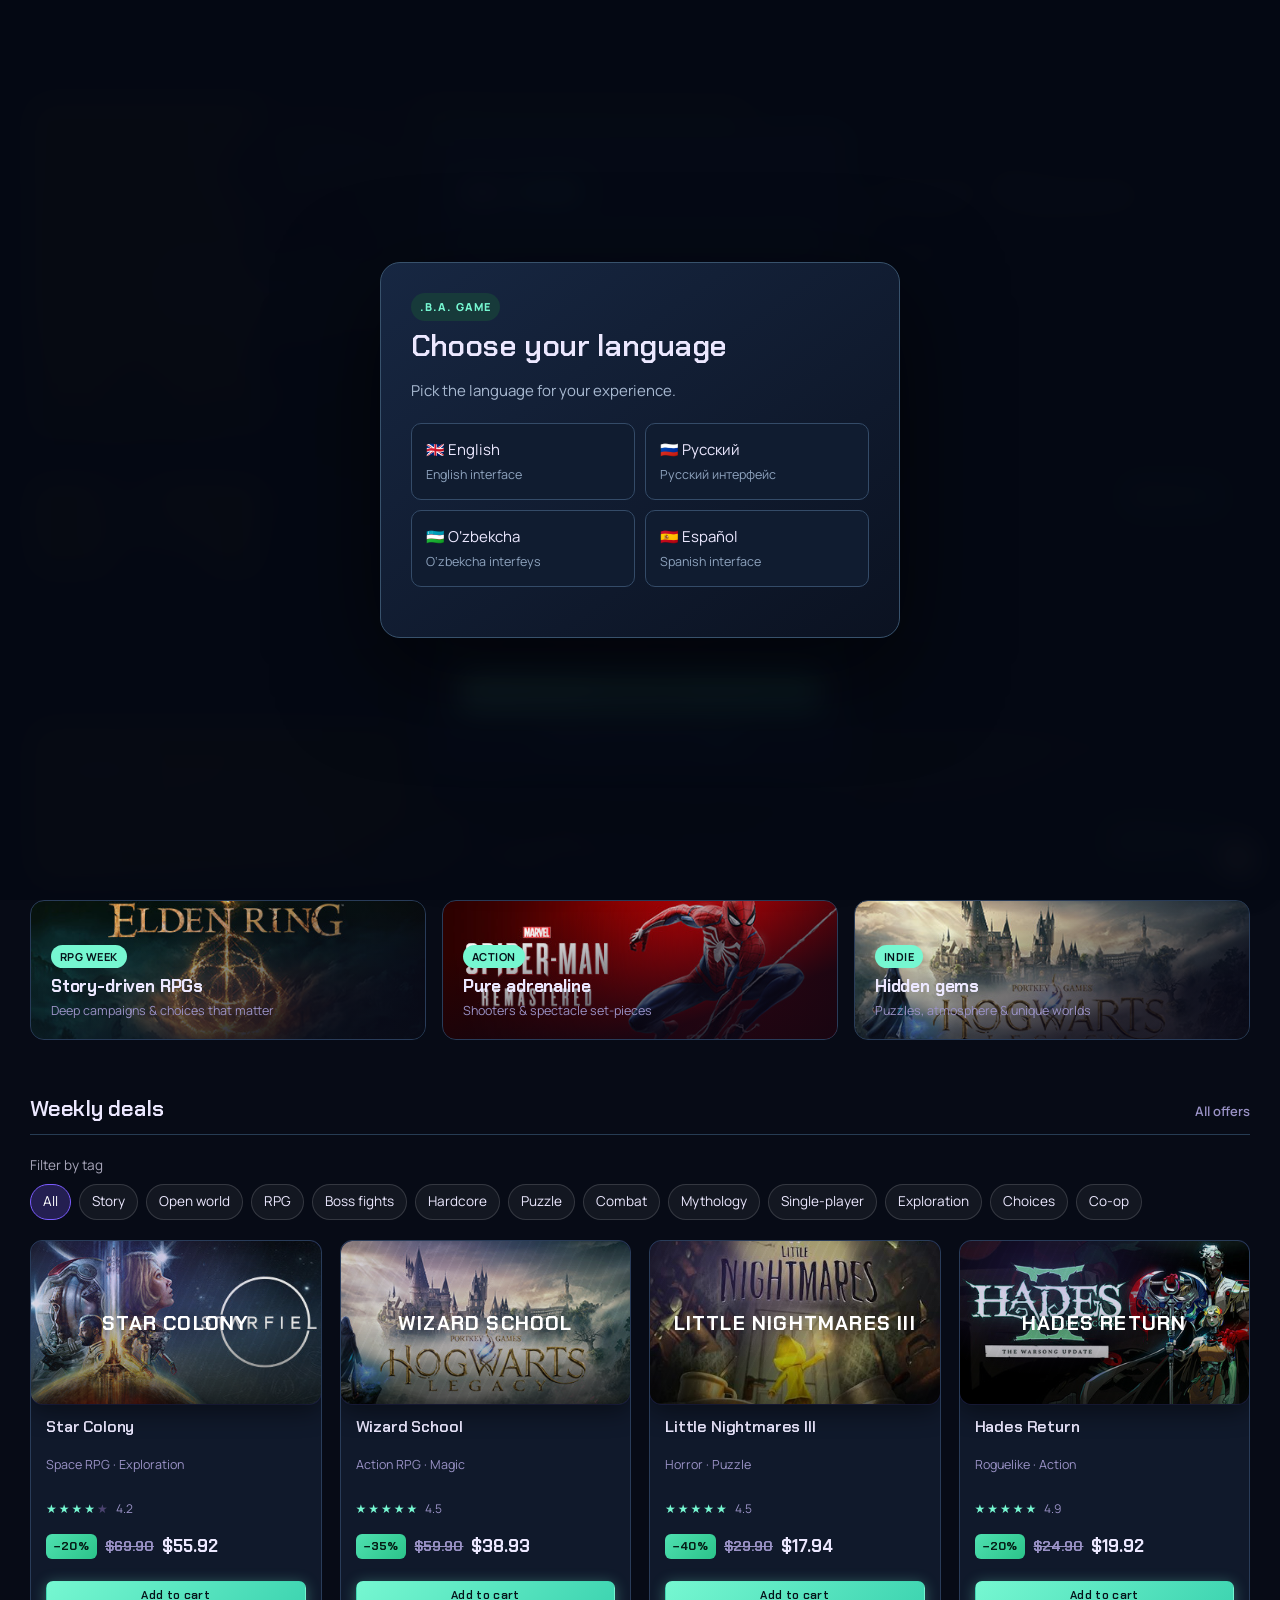
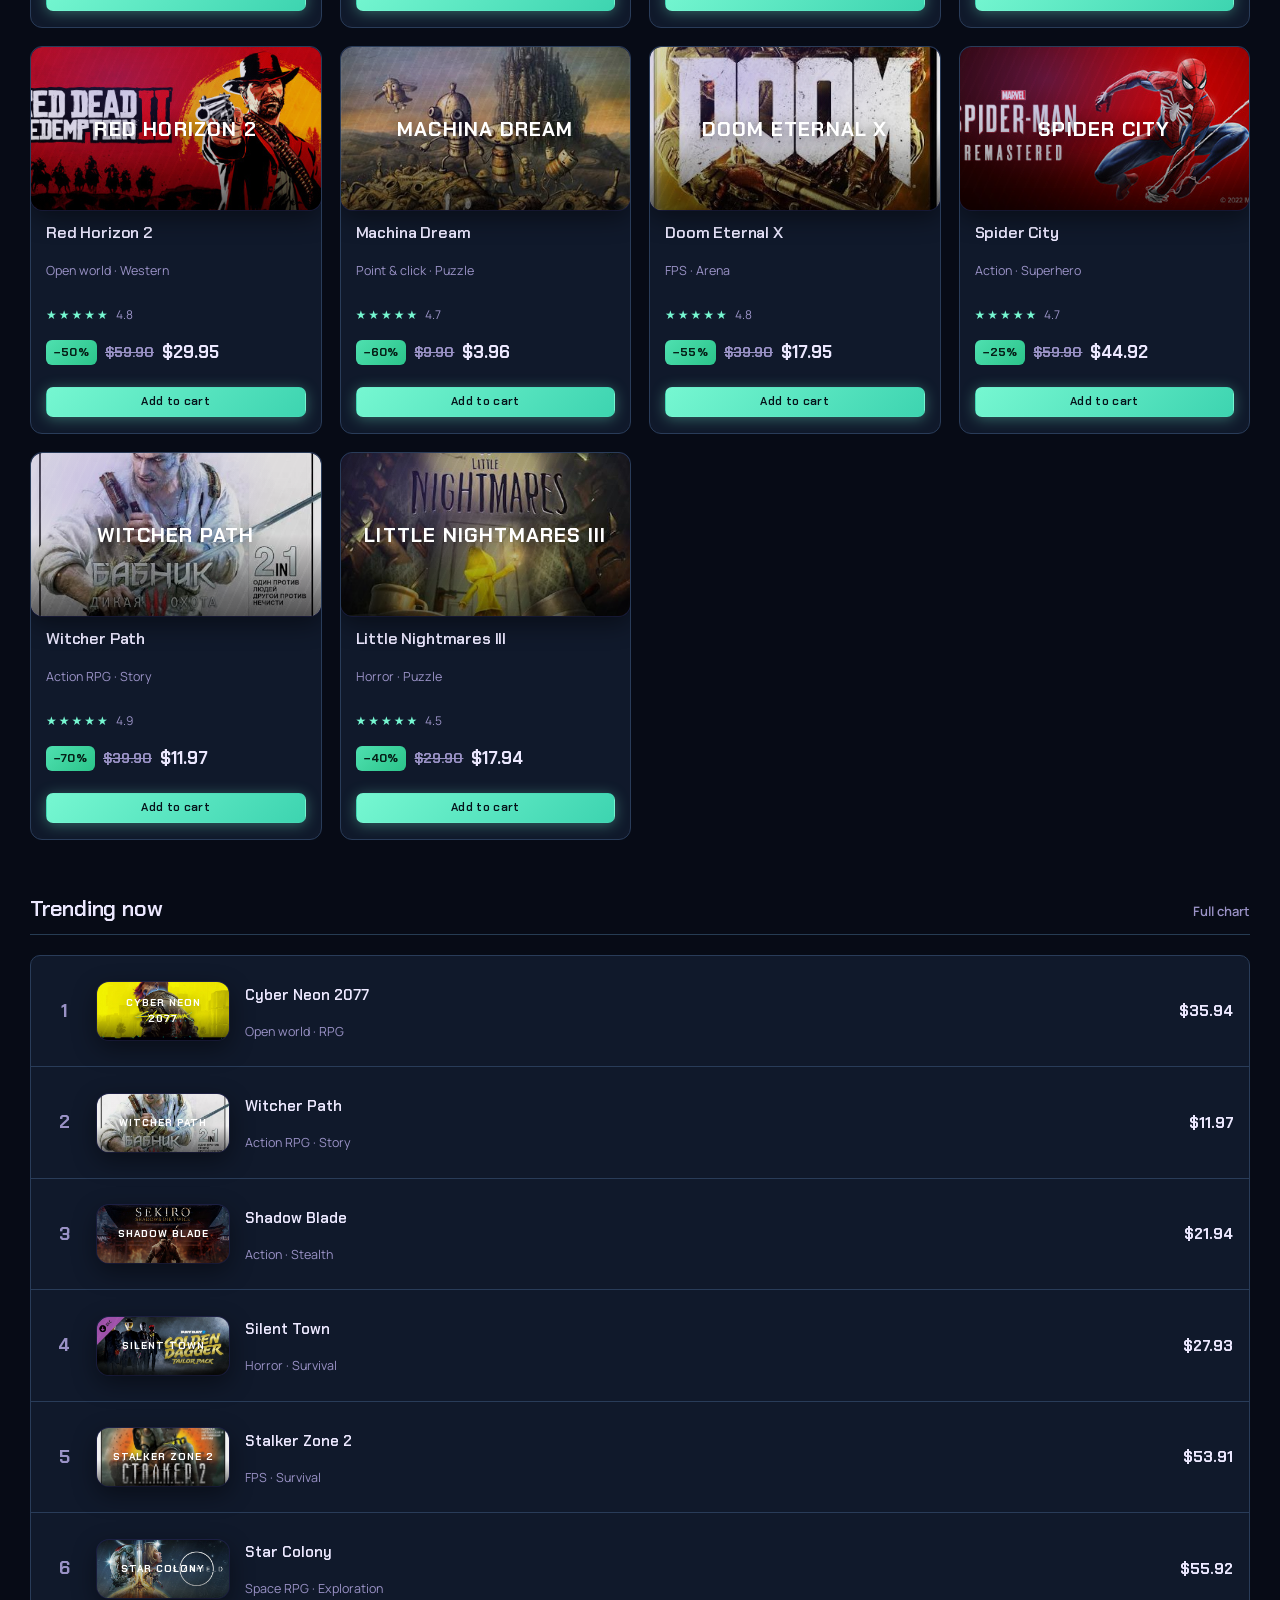
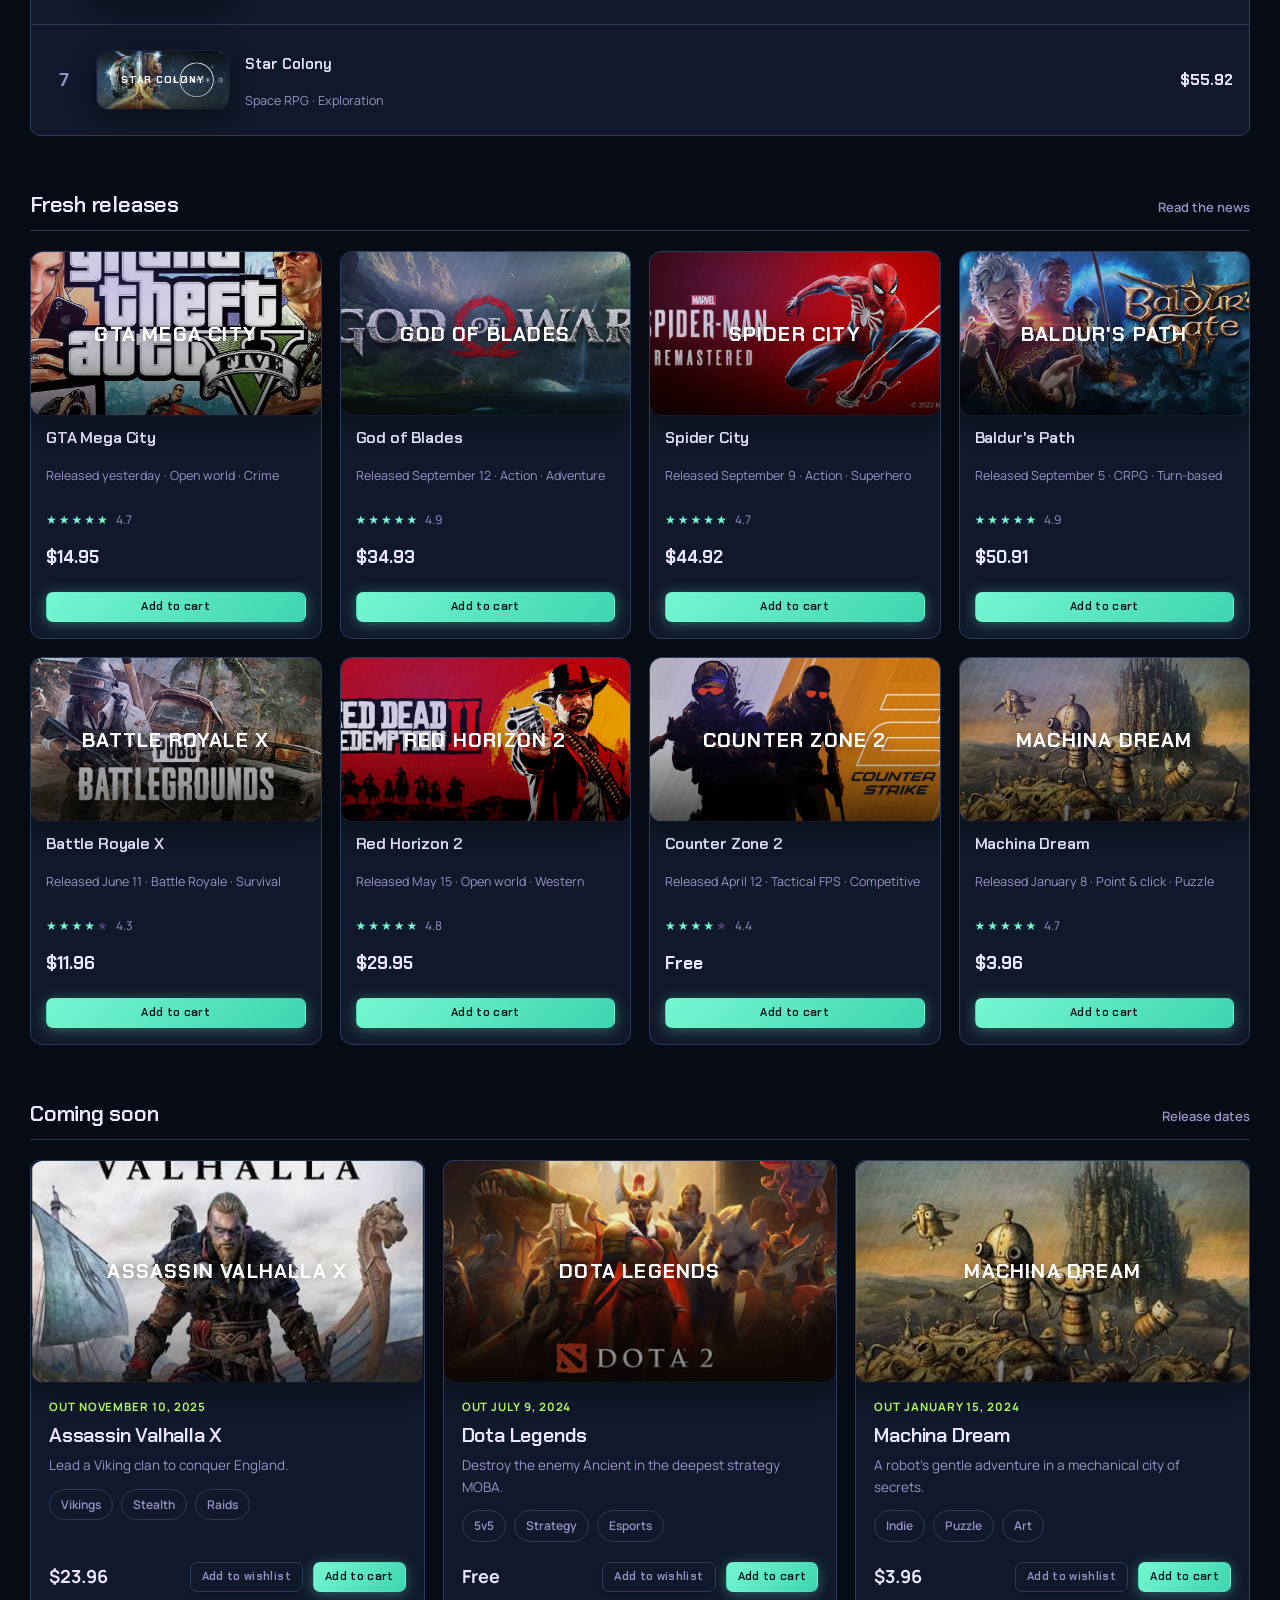
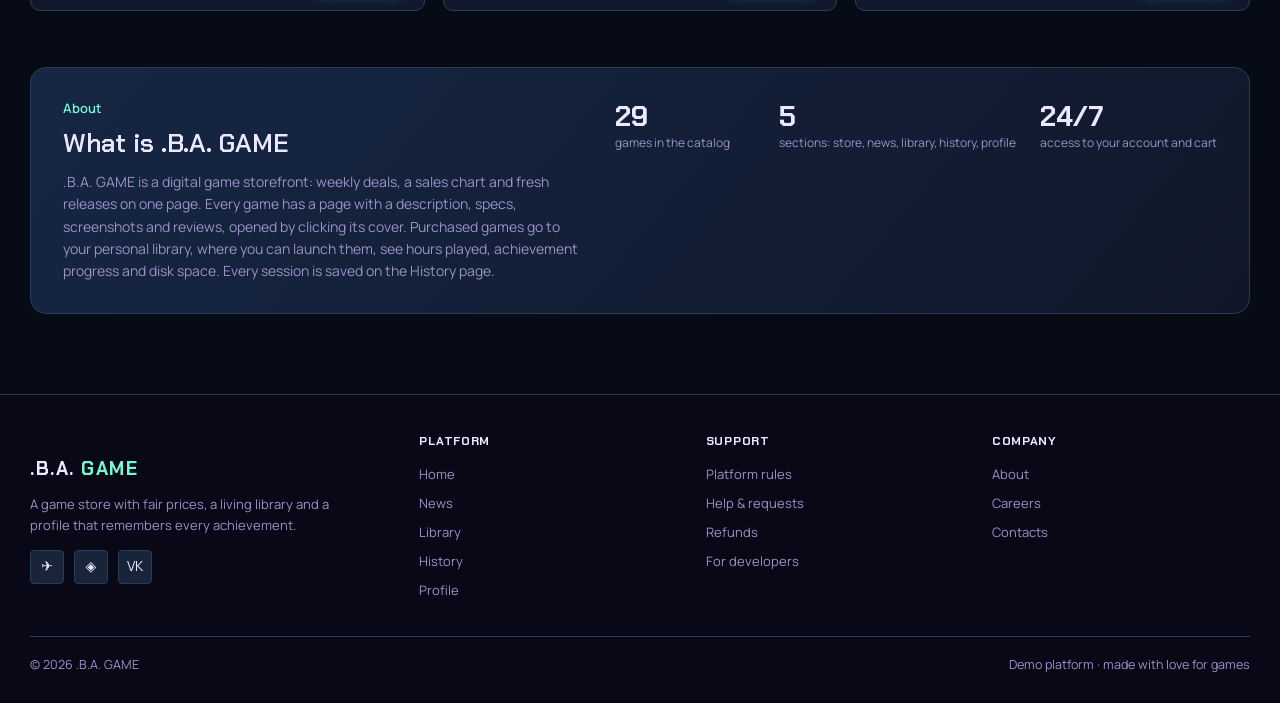
<file: index.html>
<!DOCTYPE html>
<html lang="en">
<head>
<meta charset="utf-8">
<meta name="description" content=".B.A. GAME — game store: weekly deals, sales chart and fresh releases. Click a cover to open the game page.">
<meta name="viewport" content="width=device-width, initial-scale=1">
<title>.B.A. GAME — store</title>
<link rel="preconnect" href="https://fonts.googleapis.com">
<link rel="preconnect" href="https://fonts.gstatic.com" crossorigin>
<link href="https://fonts.googleapis.com/css2?family=Chakra+Petch:wght@500;600;700&family=Manrope:wght@400;500;600;700&display=swap" rel="stylesheet">
<link rel="icon" href="data:image/svg+xml,%3Csvg xmlns='http://www.w3.org/2000/svg' viewBox='0 0 32 32'%3E%3Ctext y='26' font-size='26'%3E%F0%9F%8E%AE%3C/text%3E%3C/svg%3E">
<link rel="stylesheet" href="style.css">
<link rel="stylesheet" href="themes.css">
<script src="theme.js"></script>
<link rel="stylesheet" href="refresh.css">
</head>
<body data-page="home">

<header class="topbar">
  <div class="topbar__inner">
    <a class="logo" href="index.html">.B.A. <span>GAME</span></a>
    <nav class="nav" id="main-nav">
      <a href="index.html" aria-current="page">Home</a>
      <a href="news.html">News</a>
      <a href="library.html">Library</a>
      <a href="history.html">History</a>
      <a href="profile.html">Profile</a>
    </nav>
    <div class="session" data-session></div>
    <button class="burger" type="button" data-burger aria-expanded="false" aria-controls="main-nav" aria-label="Open menu"><span class="burger__lines"></span></button>
  </div>
</header>

<main class="shell">

  <section class="hero" aria-label="Game of the week">
    <div class="hero__stage">
      <div class="cover hero__cover" id="hero-cover">
        <span class="cover__title" id="hero-cover-title"></span>
        <span class="cover__hint">Details</span>
      </div>
      <ol class="hero__picker" id="hero-picker" aria-label="Other picks"></ol>
    </div>

    <div class="hero__info">
      <p class="hero__kicker" id="hero-kicker"></p>
      <h1 id="hero-title">Cyber Neon 2077</h1>
      <p class="hero__text" id="hero-text"></p>
      <ul class="tags" id="hero-tags"></ul>
      <div class="hero__buy">
        <div class="price">
          <span class="price__off" id="hero-off"></span>
          <span class="price__old" id="hero-old"></span>
          <span class="price__now" id="hero-now"></span>
        </div>
        <button class="btn btn--primary" type="button" id="hero-buy" data-buy="">Add to cart</button>
        <button class="btn btn--ghost" type="button" data-wish>Add to wishlist</button>
      </div>
    </div>
  </section>

  <section class="banners" aria-label="Promotions">
    <a class="banner banner--wide" href="#" style="background-image:url('images/cyberpunk.jpg')" data-banner="mega">
      <div>
        <span class="banner__tag">Mega Sale</span>
        <h3 class="banner__title">Up to −50% this week</h3>
        <p class="banner__text">Hundreds of titles on discount. New deals every Monday.</p>
      </div>
      <span class="btn btn--primary">Browse deals</span>
    </a>
    <a class="banner" href="#" style="background-image:url('images/elden.jpg')" data-banner="rpg">
      <span class="banner__tag">RPG Week</span>
      <h3 class="banner__title">Story-driven RPGs</h3>
      <p class="banner__text">Deep campaigns &amp; choices that matter</p>
    </a>
    <a class="banner" href="#" style="background-image:url('images/spider.jpg')" data-banner="action">
      <span class="banner__tag">Action</span>
      <h3 class="banner__title">Pure adrenaline</h3>
      <p class="banner__text">Shooters &amp; spectacle set-pieces</p>
    </a>
    <a class="banner" href="#" style="background-image:url('images/hogwarts.jpg')" data-banner="indie">
      <span class="banner__tag">Indie</span>
      <h3 class="banner__title">Hidden gems</h3>
      <p class="banner__text">Puzzles, atmosphere &amp; unique worlds</p>
    </a>
  </section>

  <section class="section">
    <div class="section__head"><h2>Weekly deals</h2><a href="#">All offers</a></div>
    <div class="grid" id="deals"></div>
  </section>

  <section class="section">
    <div class="section__head"><h2>Trending now</h2><a href="#">Full chart</a></div>
    <ol class="chart" id="chart"></ol>
  </section>

  <section class="section">
    <div class="section__head"><h2>Fresh releases</h2><a href="news.html">Read the news</a></div>
    <div class="grid" id="fresh"></div>
  </section>

  <section class="section" id="soon-section" aria-label="Coming soon">
    <div class="section__head"><h2>Coming soon</h2><a href="news.html">Release dates</a></div>
    <div class="soon" id="soon"></div>
  </section>

  <section class="section about-site" aria-label="About the platform">
    <div class="about-site__card">
      <div class="about-site__text-block">
        <p class="hero__kicker">About</p>
        <h2>What is .B.A. GAME</h2>
        <p class="about-site__text">.B.A. GAME is a digital game storefront: weekly deals, a sales chart and fresh releases on one page. Every game has a page with a description, specs, screenshots and reviews, opened by clicking its cover. Purchased games go to your personal library, where you can launch them, see hours played, achievement progress and disk space. Every session is saved on the History page.</p>
      </div>
      <ul class="about-site__stats">
        <li><b>29</b><span>games in the catalog</span></li>
        <li><b>5</b><span>sections: store, news, library, history, profile</span></li>
        <li><b>24/7</b><span>access to your account and cart</span></li>
      </ul>
    </div>
  </section>

</main>

<footer class="footer">
  <div class="shell footer__top">
    <div class="footer__brand">
      <p class="logo">.B.A. <span>GAME</span></p>
      <p class="footer__about">A game store with fair prices, a living library and a profile that remembers every achievement.</p>
      <div class="footer__social" aria-label="Social media">
        <a href="#" aria-label="Telegram">✈</a>
        <a href="#" aria-label="Discord">◈</a>
        <a href="#" aria-label="VK">VK</a>
      </div>
    </div>
    <nav class="footer__col" aria-label="Site sections">
      <h3>Platform</h3>
      <a href="index.html">Home</a>
      <a href="news.html">News</a>
      <a href="library.html">Library</a>
      <a href="history.html">History</a>
      <a href="profile.html">Profile</a>
    </nav>
    <nav class="footer__col" aria-label="Support">
      <h3>Support</h3>
      <a href="#">Platform rules</a>
      <a href="#">Help &amp; requests</a>
      <a href="#">Refunds</a>
      <a href="#">For developers</a>
    </nav>
    <nav class="footer__col" aria-label="Company">
      <h3>Company</h3>
      <a href="#">About</a>
      <a href="#">Careers</a>
      <a href="#">Contacts</a>
    </nav>
  </div>
  <div class="shell footer__bottom">
    <span>© 2026 .B.A. GAME</span>
    <span>Demo platform · made with love for games</span>
  </div>
</footer>

<script src="app.js"></script>
<script src="fpgames.js"></script>
<script src="refresh.js"></script>
<script src="features.js"></script>
</body>
</html>
</file>
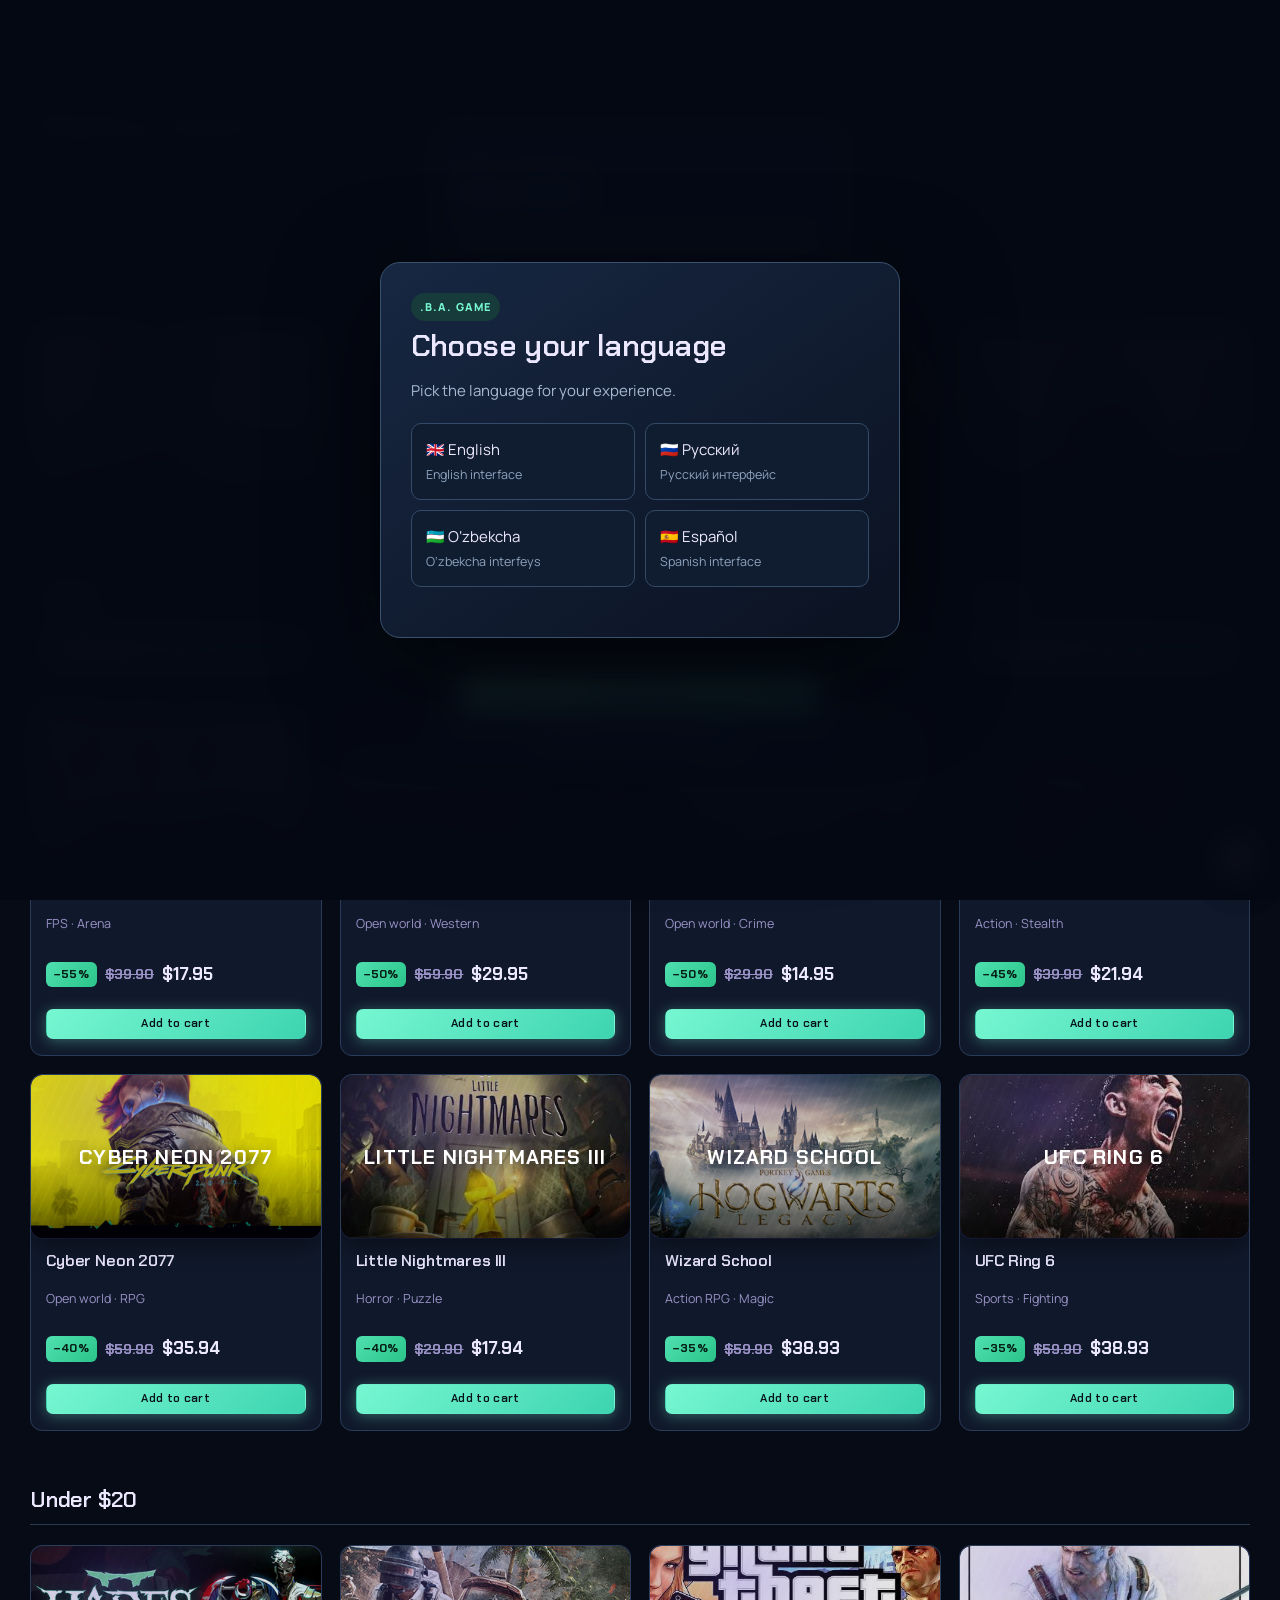
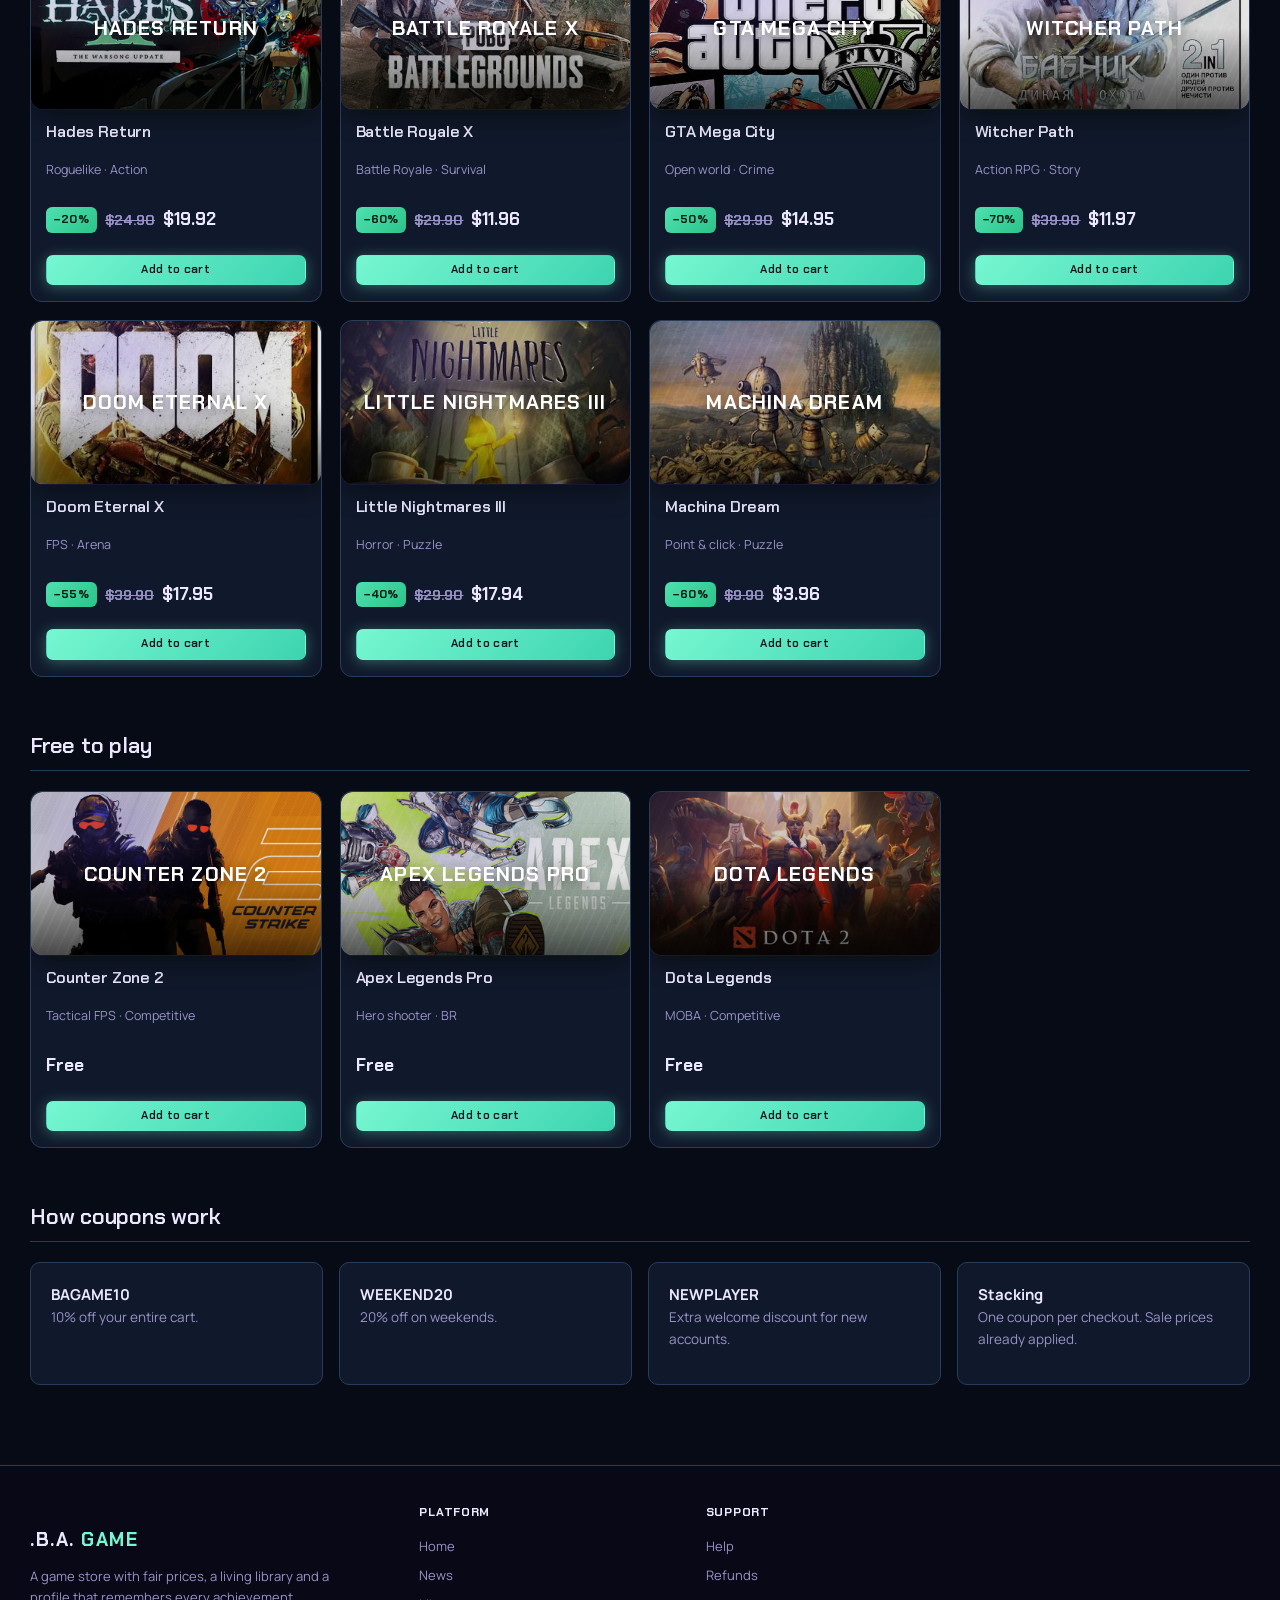
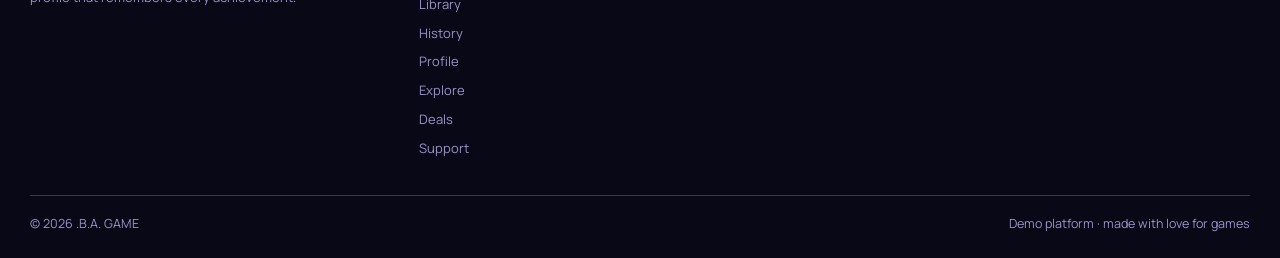
<file: deals.html>
<!DOCTYPE html>
<html lang="en">
<head>
<meta charset="utf-8">
<meta name="description" content=".B.A. GAME deals: weekly sales, coupons and best offers.">
<meta name="viewport" content="width=device-width, initial-scale=1">
<title>.B.A. GAME — deals</title>
<link rel="preconnect" href="https://fonts.googleapis.com">
<link rel="preconnect" href="https://fonts.gstatic.com" crossorigin>
<link href="https://fonts.googleapis.com/css2?family=Chakra+Petch:wght@500;600;700&family=Manrope:wght@400;500;600;700&display=swap" rel="stylesheet">
<link rel="icon" href="data:image/svg+xml,%3Csvg xmlns='http://www.w3.org/2000/svg' viewBox='0 0 32 32'%3E%3Ctext y='26' font-size='26'%3E%F0%9F%8E%AE%3C/text%3E%3C/svg%3E">
<link rel="stylesheet" href="style.css">
<link rel="stylesheet" href="themes.css">
<script src="theme.js"></script>
<link rel="stylesheet" href="refresh.css">
</head>
<body data-page="deals">

<header class="topbar">
  <div class="topbar__inner">
    <a class="logo" href="index.html">.B.A. <span>GAME</span></a>
    <nav class="nav" id="main-nav">
      <a href="index.html">Home</a>
      <a href="news.html">News</a>
      <a href="library.html">Library</a>
      <a href="history.html">History</a>
      <a href="profile.html">Profile</a>
      <a href="explore.html">Explore</a>
      <a href="deals.html" aria-current="page">Deals</a>
      <a href="support.html">Support</a>
    </nav>
    <div class="session" data-session></div>
    <button class="burger" type="button" data-burger aria-expanded="false" aria-controls="main-nav" aria-label="Open menu"><span class="burger__lines"></span></button>
  </div>
</header>

<main class="shell">
  <div class="page-head">
    <h1>Weekly deals</h1>
    <p>Best discounts right now. Coupons: <code>BAGAME10</code> · <code>WEEKEND20</code> · <code>NEWPLAYER</code></p>
  </div>

  <section class="section">
    <div class="section__head"><h2>Hot offers</h2><span class="section__note">Sorted by discount</span></div>
    <div class="grid" id="deals-grid"></div>
  </section>

  <section class="section">
    <div class="section__head"><h2>Under $20</h2></div>
    <div class="grid" id="deals-cheap"></div>
  </section>

  <section class="section">
    <div class="section__head"><h2>Free to play</h2></div>
    <div class="grid" id="deals-free"></div>
  </section>

  <section class="section">
    <div class="section__head"><h2>How coupons work</h2></div>
    <div style="display:grid;grid-template-columns:repeat(auto-fit,minmax(200px,1fr));gap:16px">
      <div class="rail__box"><b>BAGAME10</b><p class="rail__text">10% off your entire cart.</p></div>
      <div class="rail__box"><b>WEEKEND20</b><p class="rail__text">20% off on weekends.</p></div>
      <div class="rail__box"><b>NEWPLAYER</b><p class="rail__text">Extra welcome discount for new accounts.</p></div>
      <div class="rail__box"><b>Stacking</b><p class="rail__text">One coupon per checkout. Sale prices already applied.</p></div>
    </div>
  </section>
</main>

<footer class="footer">
  <div class="shell footer__top">
    <div class="footer__brand">
      <p class="logo">.B.A. <span>GAME</span></p>
      <p class="footer__about">A game store with fair prices, a living library and a profile that remembers every achievement.</p>
    </div>
    <nav class="footer__col" aria-label="Site sections">
      <h3>Platform</h3>
      <a href="index.html">Home</a>
      <a href="news.html">News</a>
      <a href="library.html">Library</a>
      <a href="history.html">History</a>
      <a href="profile.html">Profile</a>
      <a href="explore.html">Explore</a>
      <a href="deals.html">Deals</a>
      <a href="support.html">Support</a>
    </nav>
    <nav class="footer__col" aria-label="Support">
      <h3>Support</h3>
      <a href="support.html">Help</a>
      <a href="support.html">Refunds</a>
    </nav>
  </div>
  <div class="shell footer__bottom">
    <span>© 2026 .B.A. GAME</span>
    <span>Demo platform · made with love for games</span>
  </div>
</footer>

<script src="app.js"></script>
<script src="fpgames.js"></script>
<script src="refresh.js"></script>
<script src="features.js"></script>
</body>
</html>
</file>
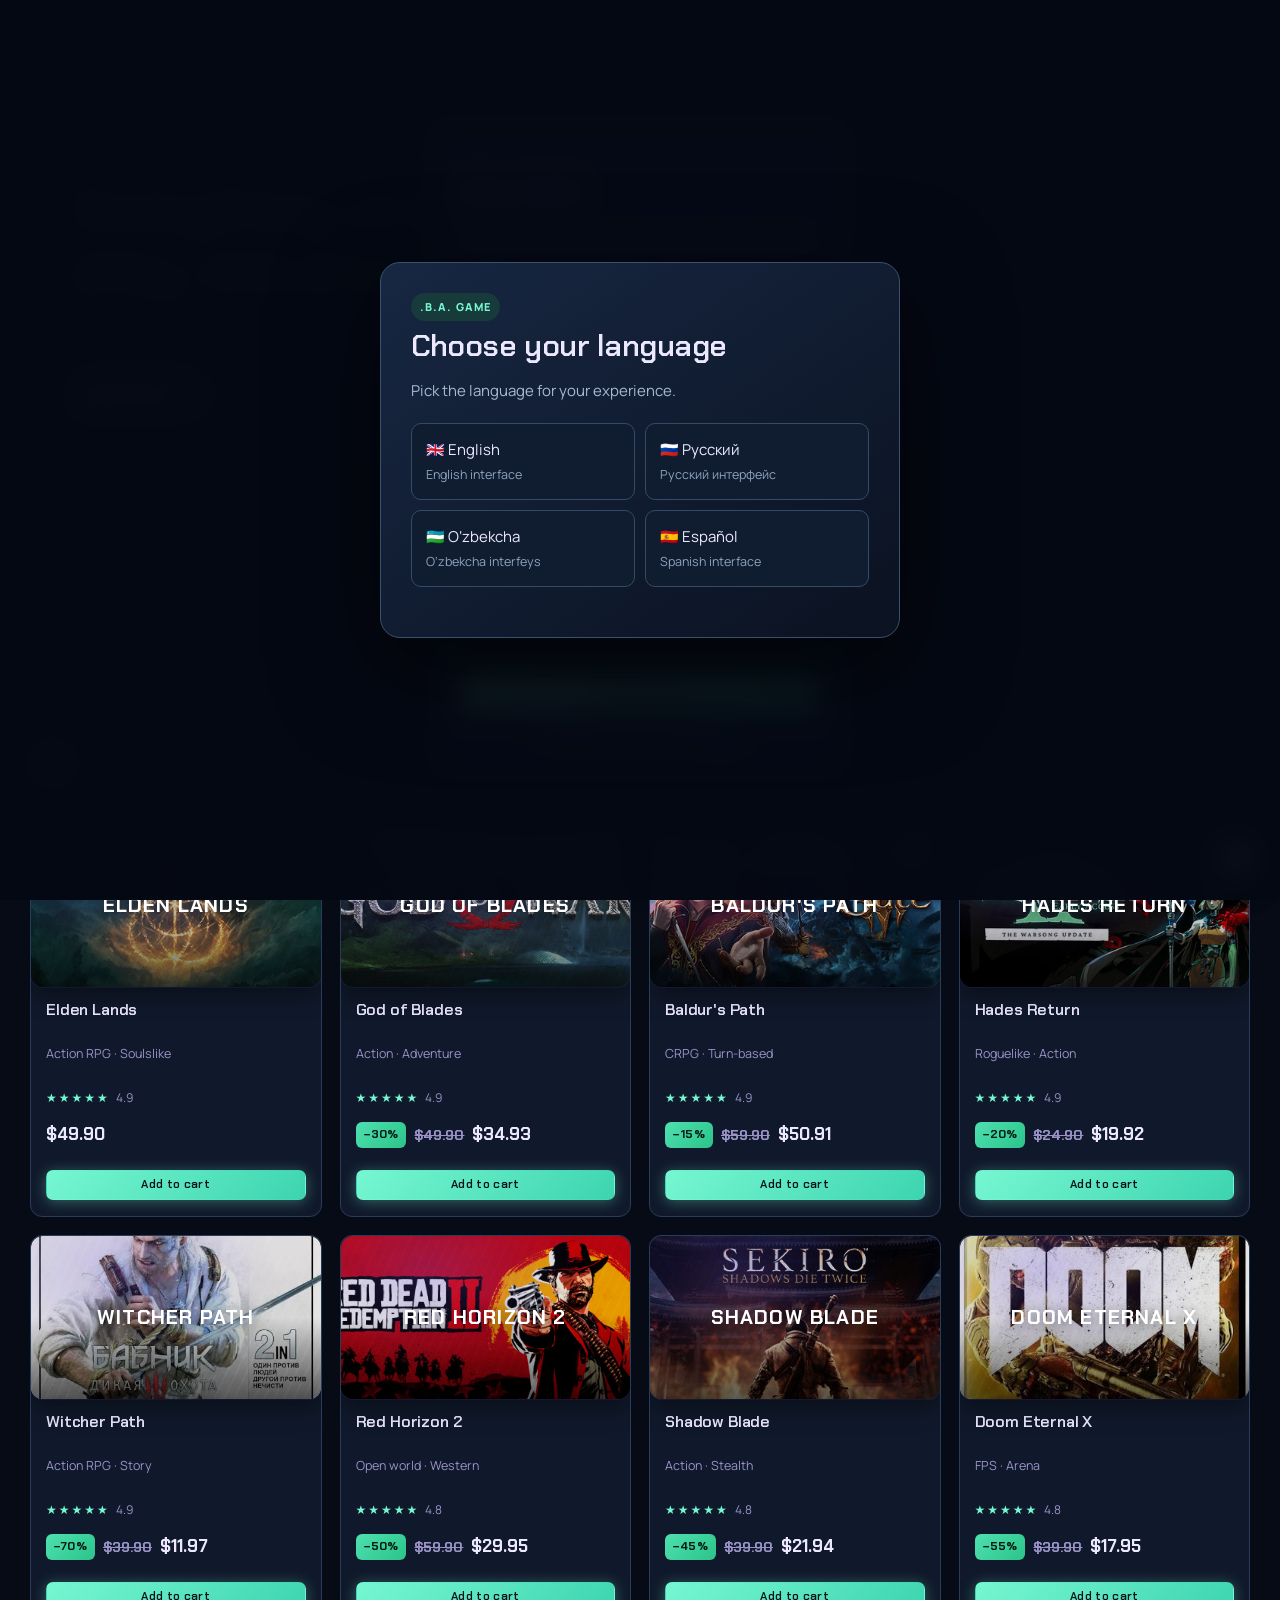
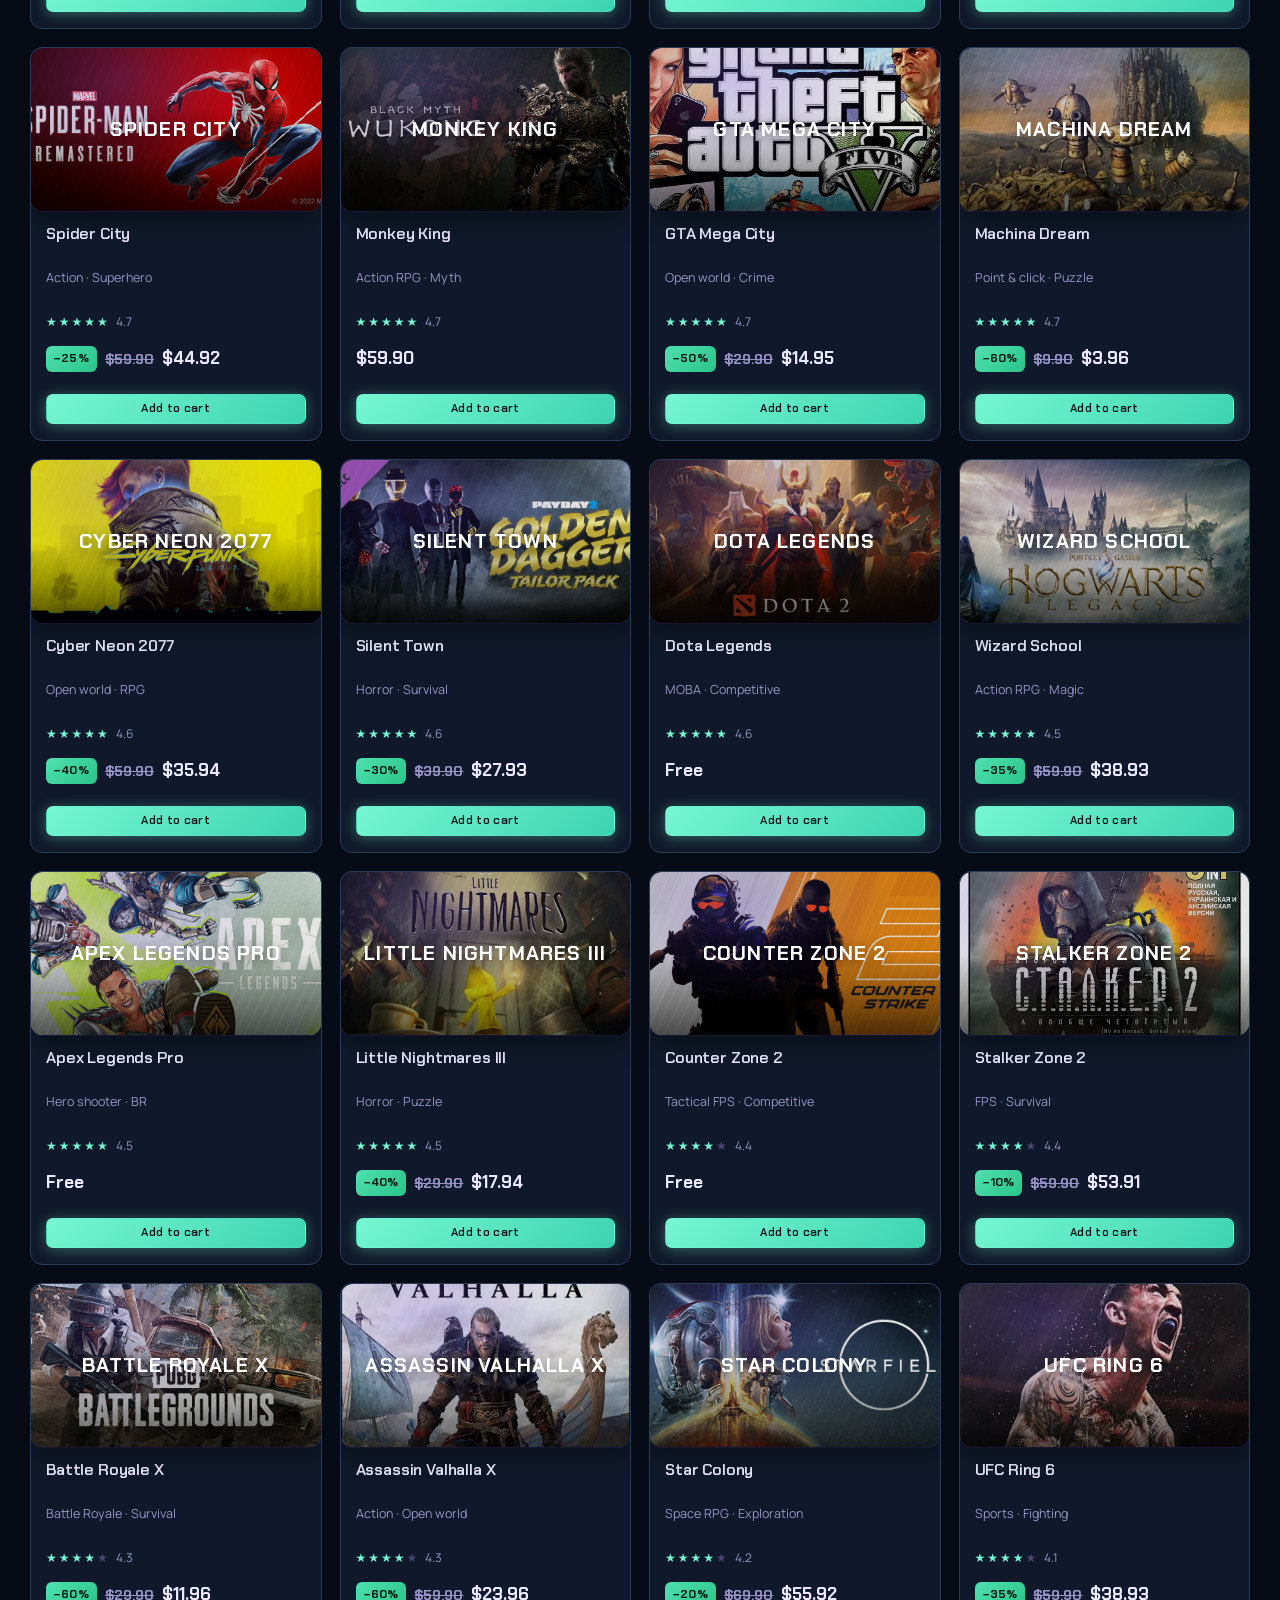
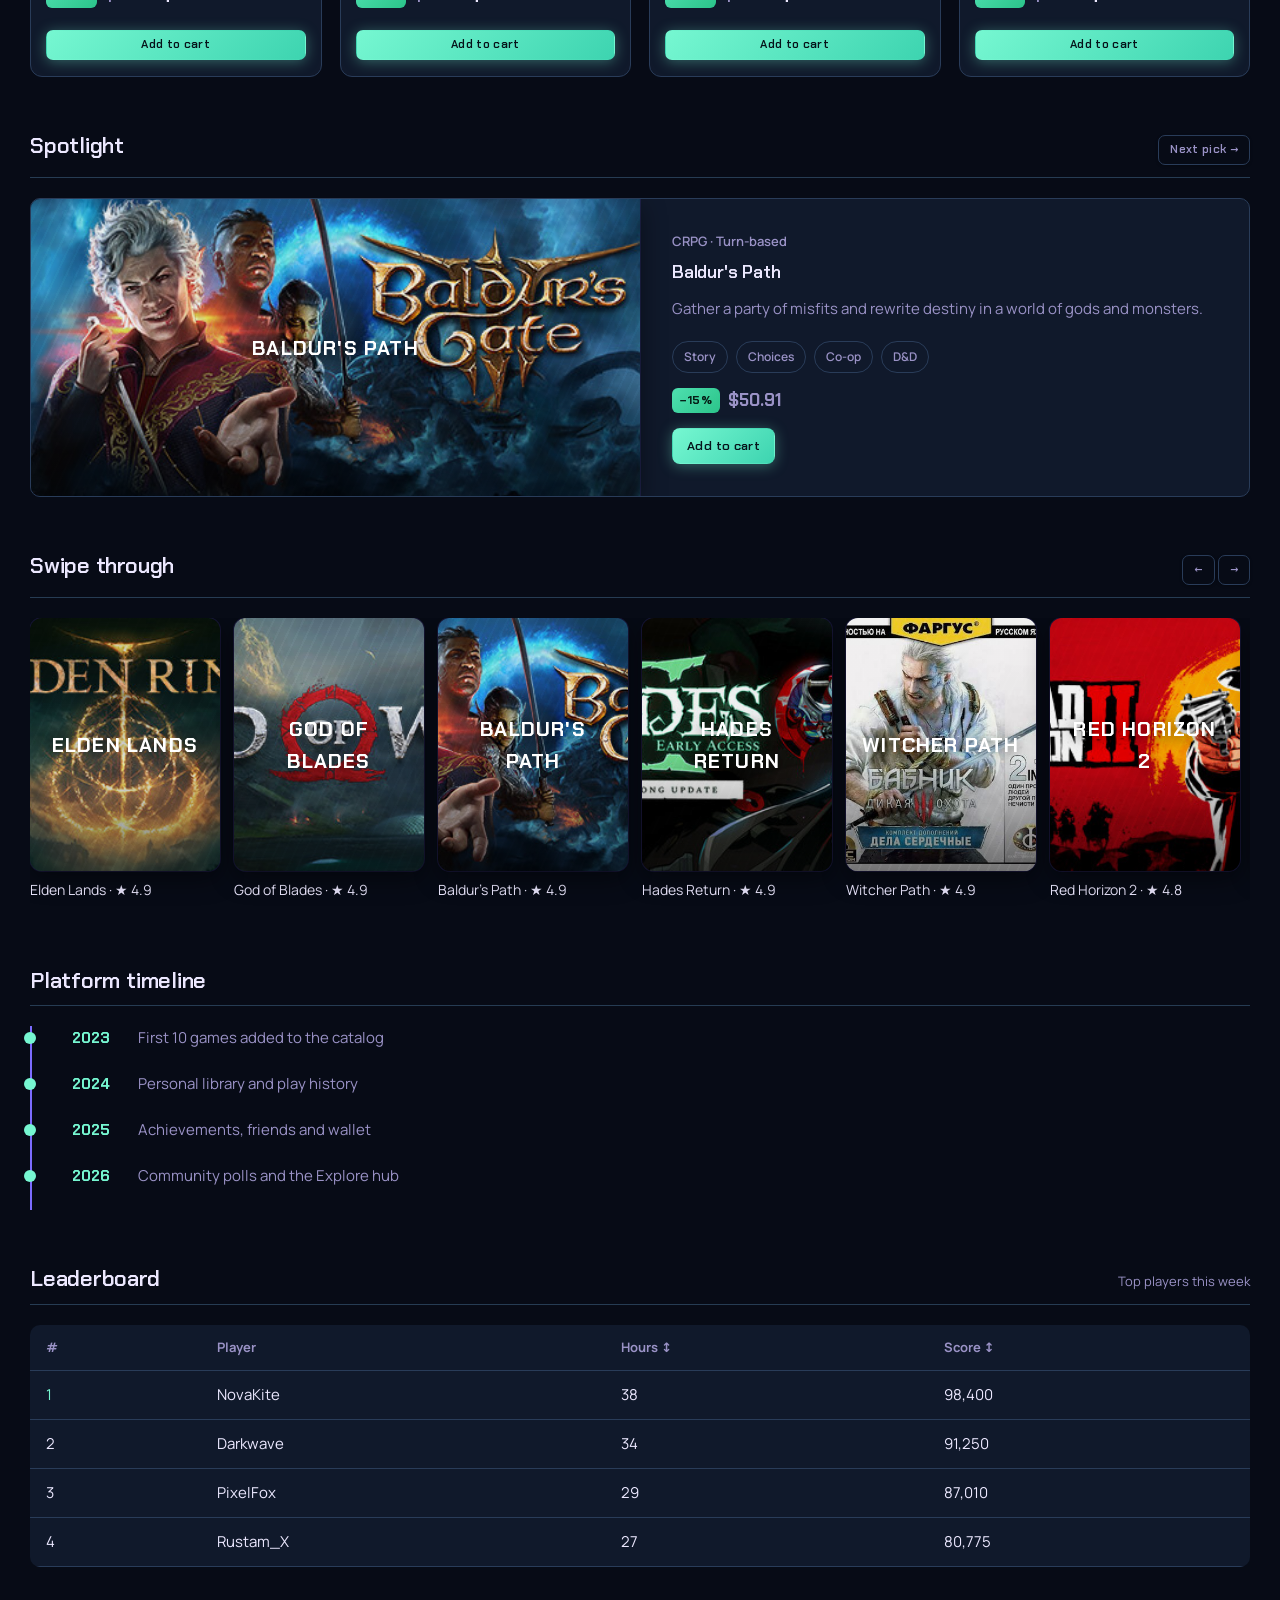
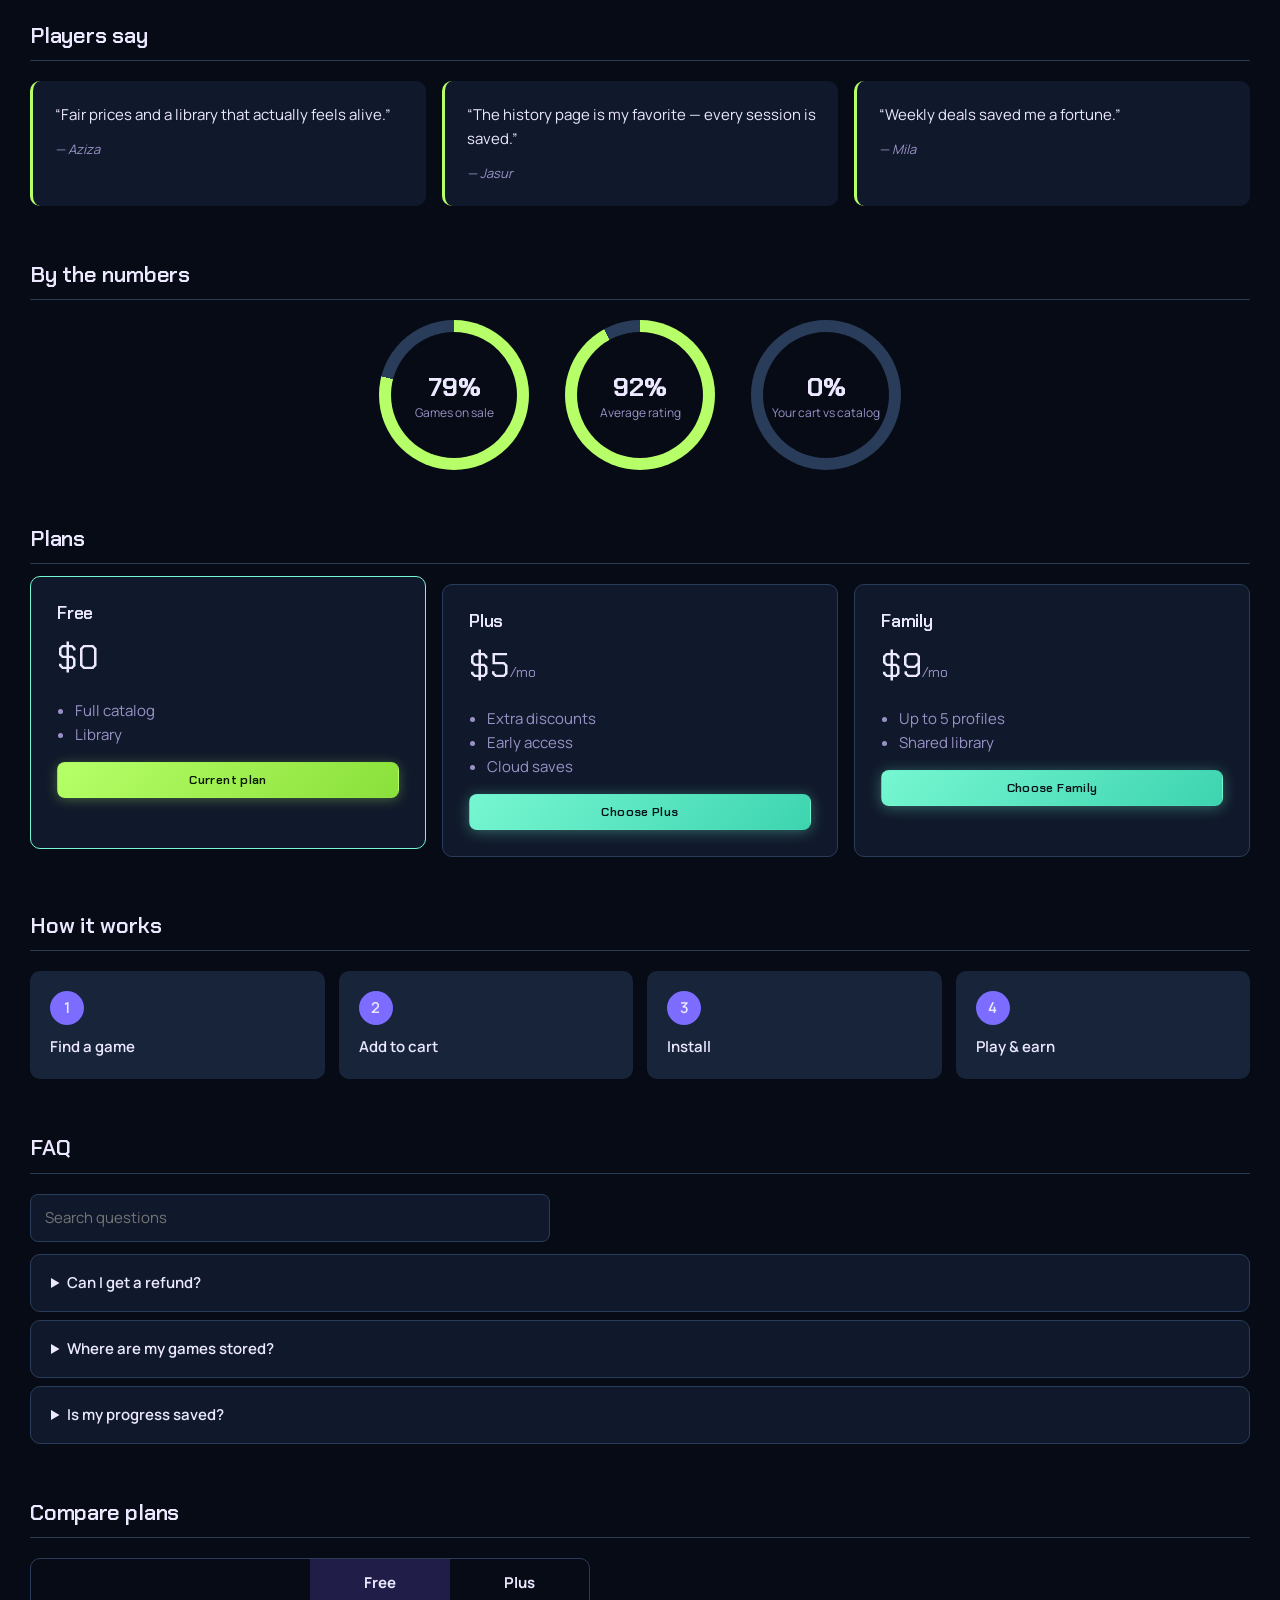
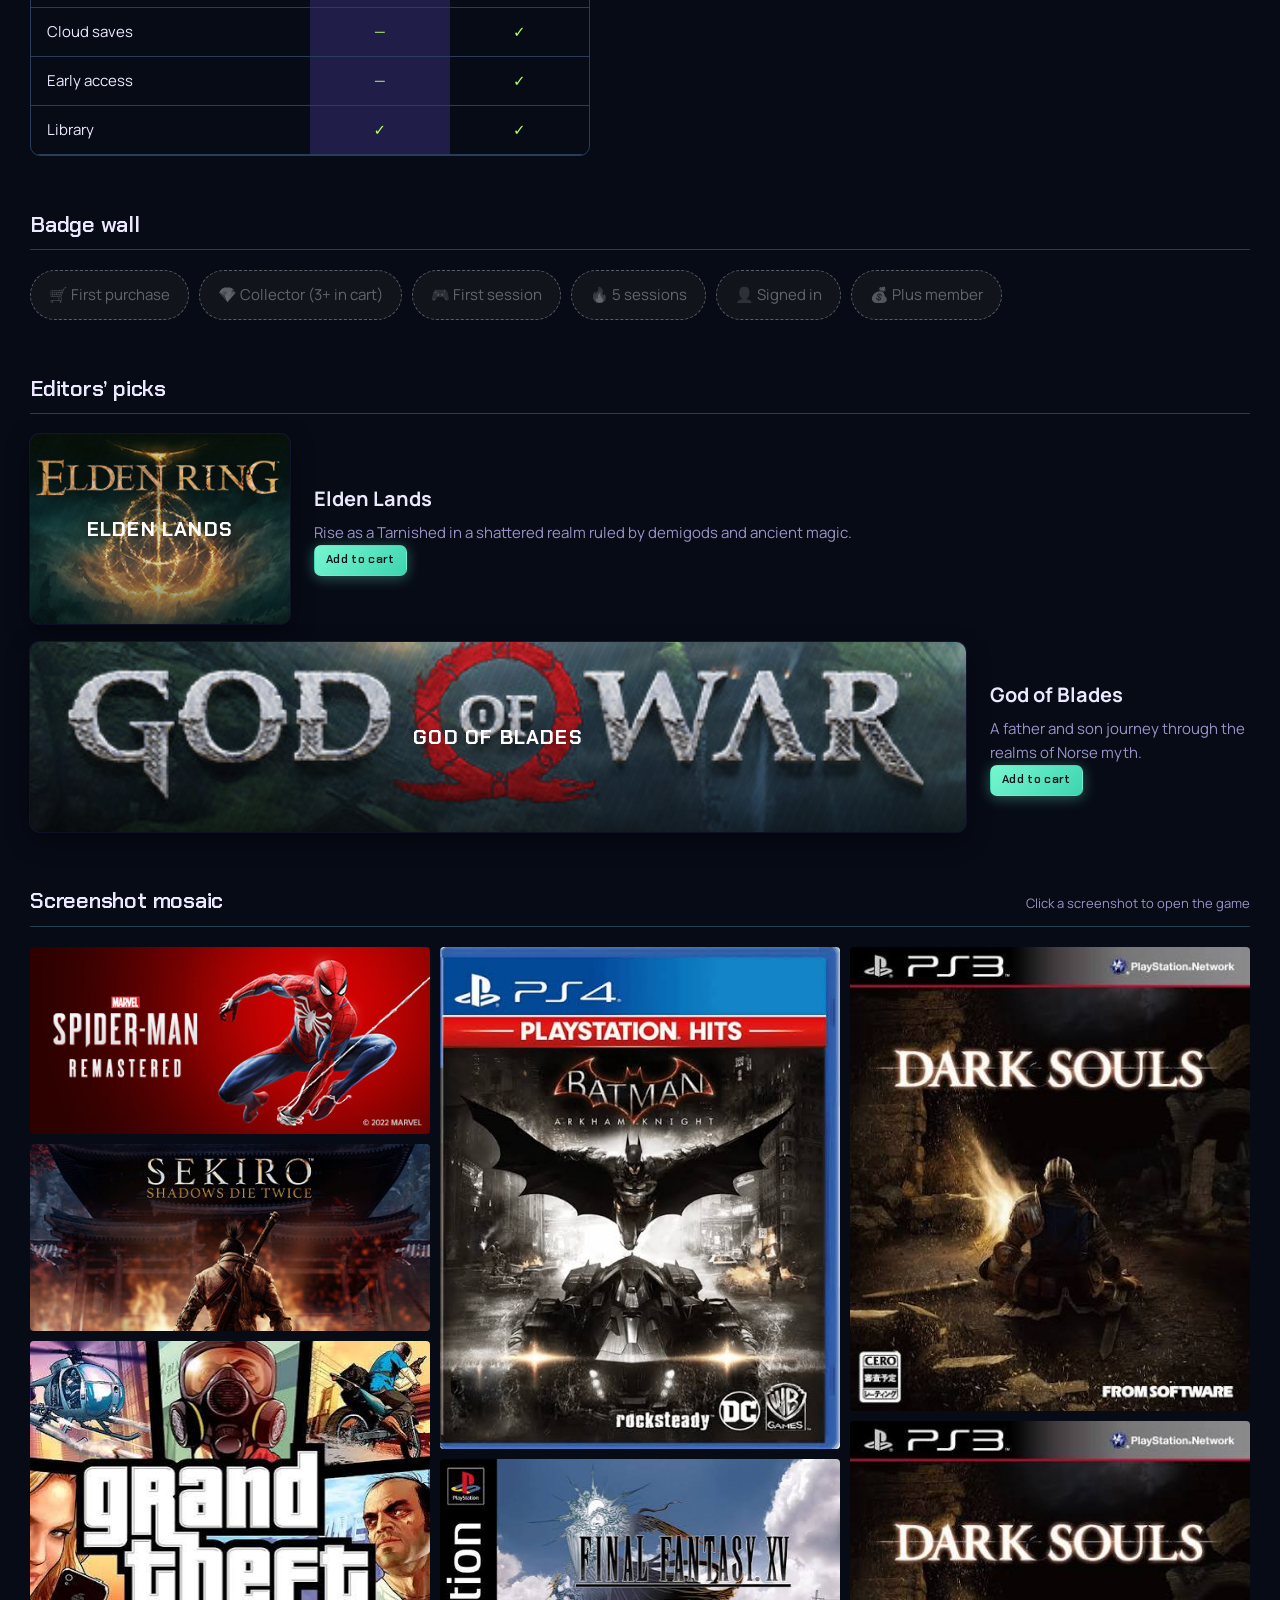
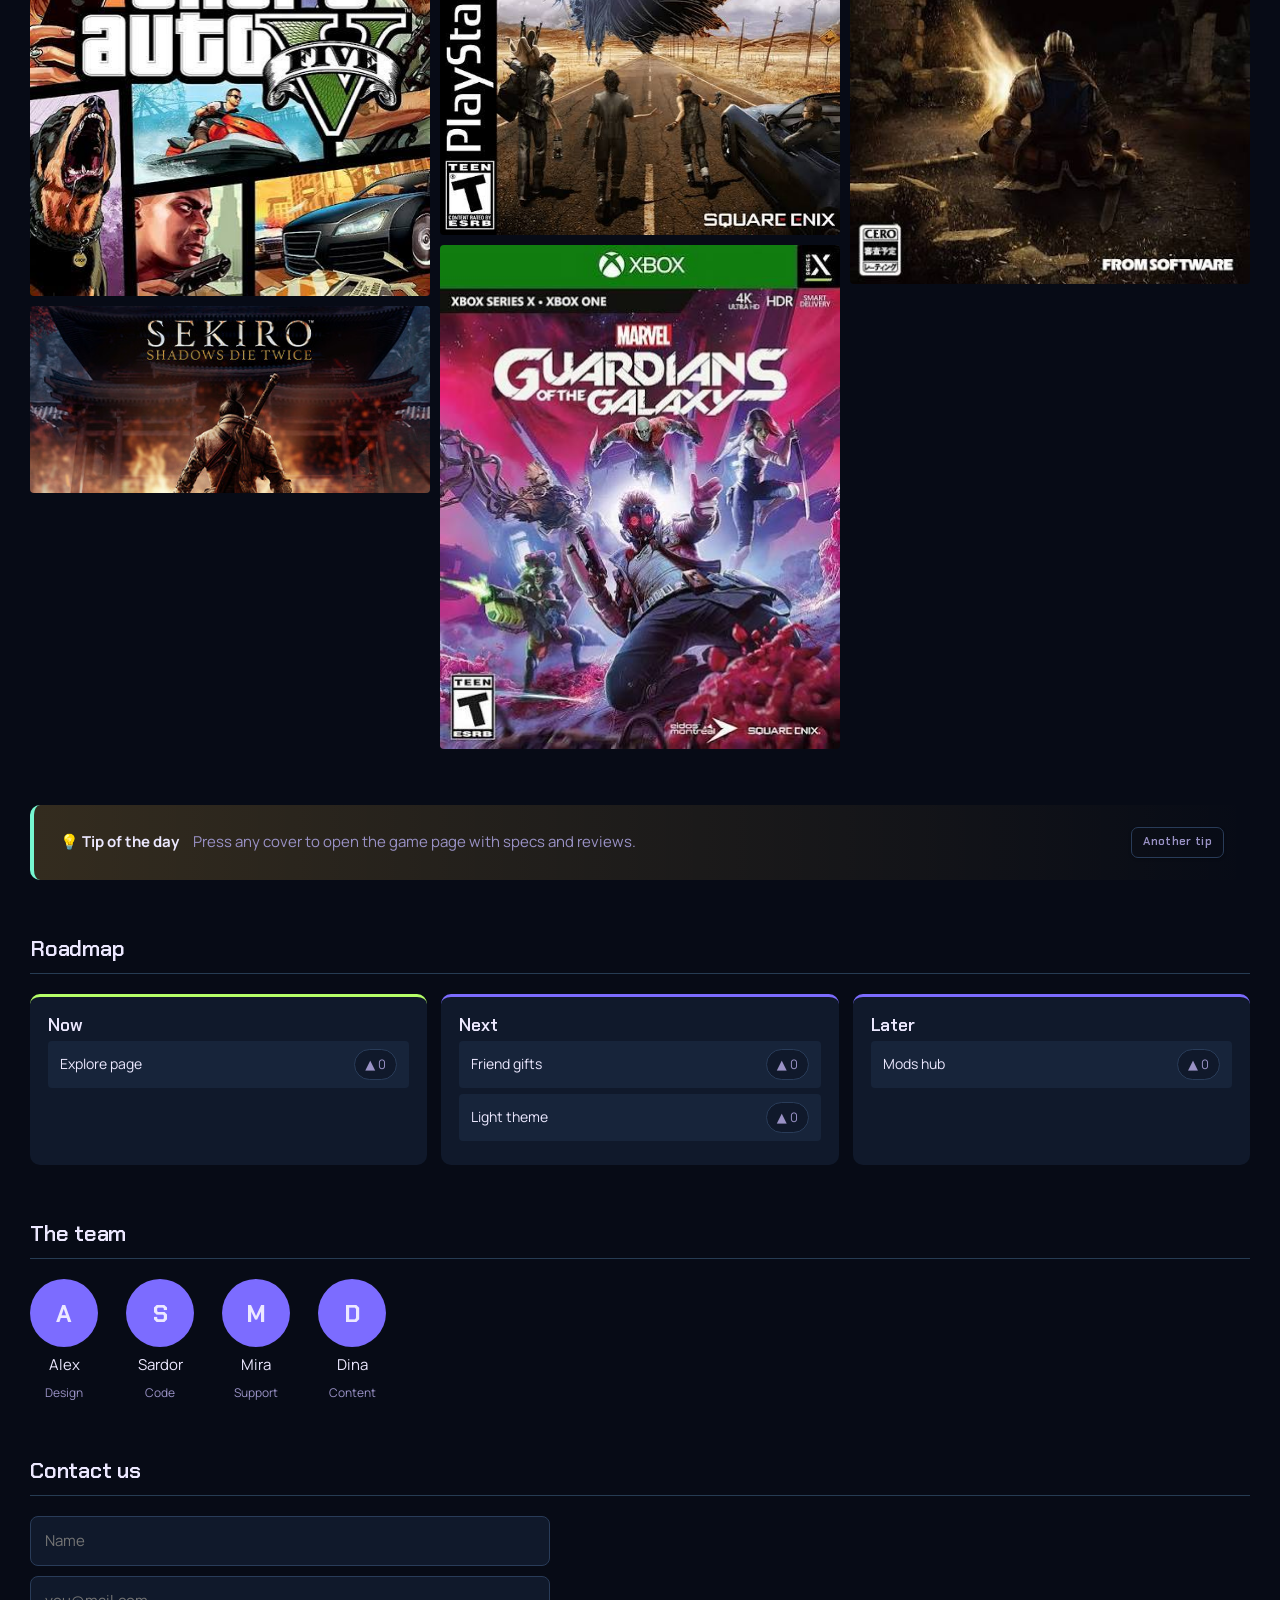
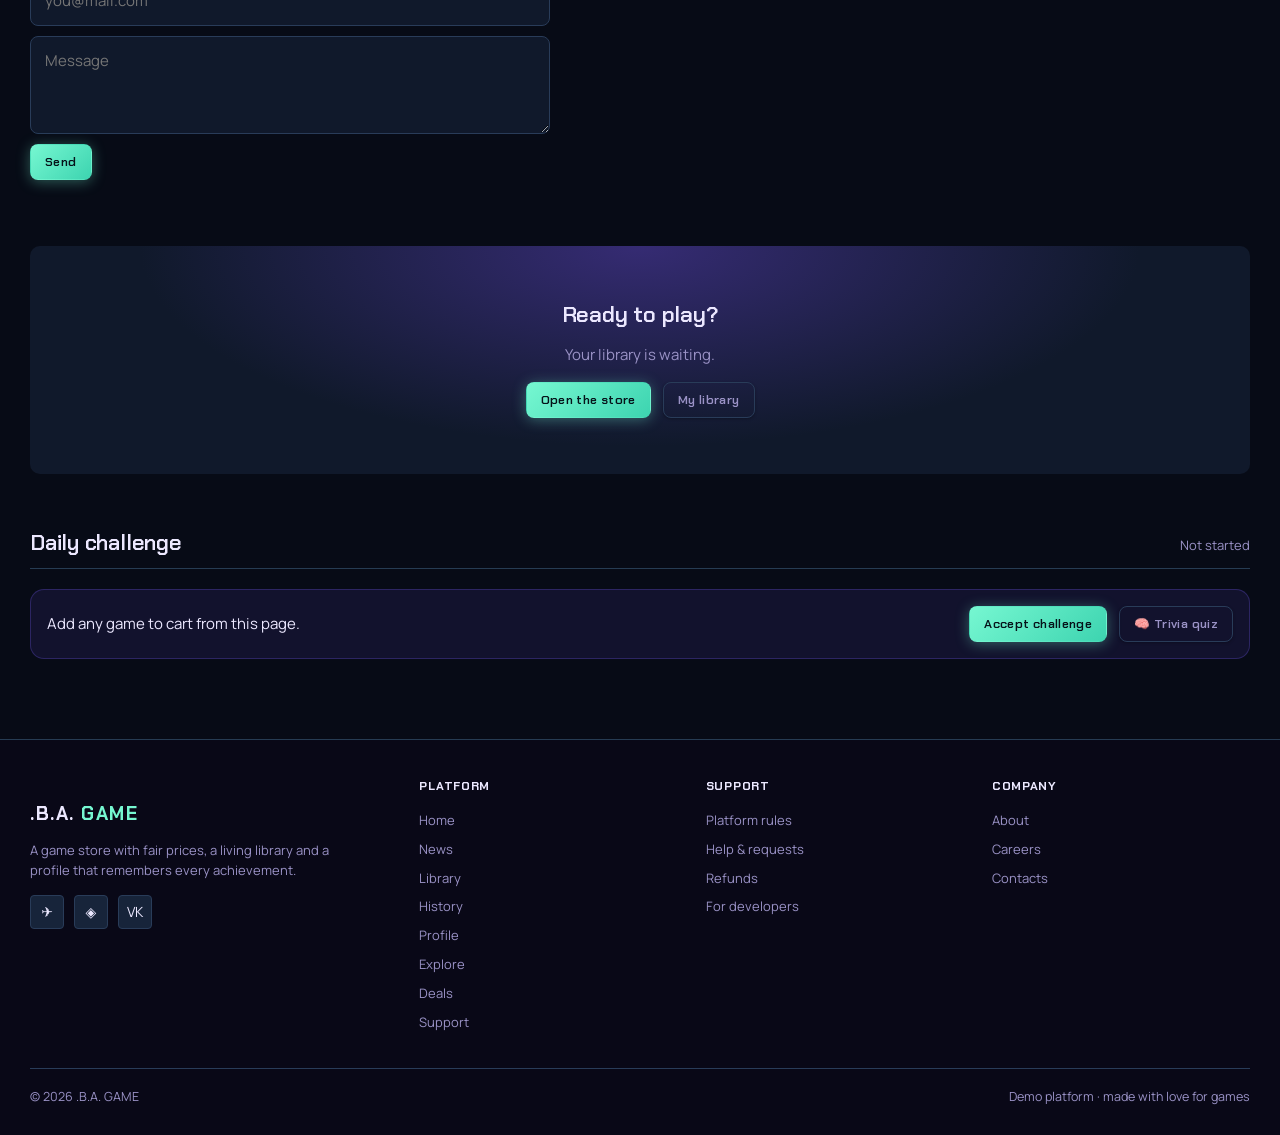
<file: explore.html>
<!DOCTYPE html>
<html lang="en">
<head>
<meta charset="utf-8">
<meta name="description" content=".B.A. GAME explore: genres, rankings, plans, roadmap and community in one page.">
<meta name="viewport" content="width=device-width, initial-scale=1">
<title>.B.A. GAME — explore</title>
<link rel="preconnect" href="https://fonts.googleapis.com">
<link rel="preconnect" href="https://fonts.gstatic.com" crossorigin>
<link href="https://fonts.googleapis.com/css2?family=Chakra+Petch:wght@500;600;700&family=Manrope:wght@400;500;600;700&display=swap" rel="stylesheet">
<link rel="icon" href="data:image/svg+xml,%3Csvg xmlns='http://www.w3.org/2000/svg' viewBox='0 0 32 32'%3E%3Ctext y='26' font-size='26'%3E%F0%9F%8E%AE%3C/text%3E%3C/svg%3E">
<link rel="stylesheet" href="style.css">
<link rel="stylesheet" href="themes.css">
<script src="theme.js"></script>
<link rel="stylesheet" href="refresh.css">
<link rel="stylesheet" href="explore.css">
</head>
<body data-page="explore">

<header class="topbar">
  <div class="topbar__inner">
    <a class="logo" href="index.html">.B.A. <span>GAME</span></a>
    <nav class="nav" id="main-nav">
      <a href="index.html">Home</a>
      <a href="news.html">News</a>
      <a href="library.html">Library</a>
      <a href="history.html">History</a>
      <a href="profile.html">Profile</a>
      <a href="explore.html" aria-current="page">Explore</a>
      <a href="deals.html">Deals</a>
      <a href="support.html">Support</a>
    </nav>
    <div class="session" data-session></div>
    <button class="burger" type="button" data-burger aria-expanded="false" aria-controls="main-nav" aria-label="Open menu"><span class="burger__lines"></span></button>
  </div>
</header>

<main class="shell x">

<!-- 1 hero -->
<section class="x-hero"><div><p class="hero__kicker">Explore</p><h1>Everything about play, <em>one page</em></h1><p>Genres, charts, plans, roadmap and community — a tour of the whole platform.</p><a class="btn btn--primary" href="#x-finder">Start exploring</a> <button class="btn btn--ghost" type="button" id="x-surprise">🎲 Surprise me</button></div><div class="x-hero__chips"><span>22 games</span><span>5 pages</span><span>24/7</span></div></section>

<!-- 2 ticker -->
<section class="x-ticker" aria-label="Genres"><div class="x-ticker__track" id="x-ticker"></div></section>

<!-- 3 finder -->
<section class="section" id="x-finder"><div class="section__head"><h2>Game finder</h2><span class="section__note" id="x-count"></span></div><div class="x-find"><input id="x-q" type="search" placeholder="Search by title, genre or studio" aria-label="Search games"><select id="x-sort" aria-label="Sort"><option value="rating">Top rated</option><option value="cheap">Cheapest first</option><option value="deal">Biggest discount</option><option value="name">A–Z</option></select></div><div class="filters" id="x-tags" role="group" aria-label="Filter by tag"></div><div class="grid" id="x-grid"></div><p class="feed__empty" id="x-empty" hidden>No games match. Clear the search or pick “All”.</p></section>
<!-- 4 spotlight -->
<section class="section"><div class="section__head"><h2>Spotlight</h2><button class="btn btn--ghost btn--small" type="button" id="x-next">Next pick →</button></div><article class="x-spot" id="x-spot"></article></section>
<!-- 5 carousel -->
<section class="section"><div class="section__head"><h2>Swipe through</h2><span><button class="btn btn--ghost btn--small" type="button" data-rail="-1" aria-label="Scroll left">←</button> <button class="btn btn--ghost btn--small" type="button" data-rail="1" aria-label="Scroll right">→</button></span></div><div class="x-rail" id="x-rail"></div></section>
<!-- 6 timeline -->
<section class="section"><div class="section__head"><h2>Platform timeline</h2></div><ol class="x-time"><li><b>2023</b><span>First 10 games added to the catalog</span></li><li><b>2024</b><span>Personal library and play history</span></li><li><b>2025</b><span>Achievements, friends and wallet</span></li><li><b>2026</b><span>Community polls and the Explore hub</span></li></ol></section>

<!-- 7 leaderboard -->
<section class="section"><div class="section__head"><h2>Leaderboard</h2><span class="section__note">Top players this week</span></div><table class="x-table"><thead><tr><th>#</th><th>Player</th><th><button type="button" data-sort="2">Hours ↕</button></th><th><button type="button" data-sort="3">Score ↕</button></th></tr></thead><tbody id="x-lb"><tr><td>1</td><td>NovaKite</td><td>38</td><td>98,400</td></tr><tr><td>2</td><td>Darkwave</td><td>34</td><td>91,250</td></tr><tr><td>3</td><td>PixelFox</td><td>29</td><td>87,010</td></tr><tr><td>4</td><td>Rustam_X</td><td>27</td><td>80,775</td></tr></tbody></table></section>

<!-- 8 quotes -->
<section class="section"><div class="section__head"><h2>Players say</h2></div><div class="x-quotes"><blockquote>“Fair prices and a library that actually feels alive.”<cite>— Aziza</cite></blockquote><blockquote>“The history page is my favorite — every session is saved.”<cite>— Jasur</cite></blockquote><blockquote>“Weekly deals saved me a fortune.”<cite>— Mila</cite></blockquote></div></section>

<!-- 9 rings -->
<section class="section"><div class="section__head"><h2>By the numbers</h2></div><div class="x-rings"><div data-ring="sale"><b>0%</b><span>Games on sale</span></div><div data-ring="rate"><b>0%</b><span>Average rating</span></div><div data-ring="cart"><b>0%</b><span>Your cart vs catalog</span></div></div></section>

<!-- 10 plans -->
<section class="section"><div class="section__head"><h2>Plans</h2></div><div class="x-plans" id="x-plans"></div><p class="section__note" id="x-plan-note" role="status"></p></section>

<!-- 11 steps -->
<section class="section"><div class="section__head"><h2>How it works</h2></div><ol class="x-steps"><li>Find a game</li><li>Add to cart</li><li>Install</li><li>Play &amp; earn</li></ol></section>

<!-- 12 faq -->
<section class="section"><div class="section__head"><h2>FAQ</h2></div><input class="x-faqq" id="x-faqq" type="search" placeholder="Search questions" aria-label="Search questions"><div class="x-faq" id="x-faq"><details><summary>Can I get a refund?</summary><p>Yes, within 14 days if you played less than 2 hours.</p></details><details><summary>Where are my games stored?</summary><p>In your Library, with disk space shown on the left.</p></details><details><summary>Is my progress saved?</summary><p>Every session is saved on the History page.</p></details></div></section>

<!-- 13 compare -->
<section class="section"><div class="section__head"><h2>Compare plans</h2></div><div class="x-cmp" id="x-cmp"><div></div><b>Free</b><b>Plus</b><span>Cloud saves</span><i>—</i><i>✓</i><span>Early access</span><i>—</i><i>✓</i><span>Library</span><i>✓</i><i>✓</i></div></section>

<!-- 14 badges -->
<section class="section"><div class="section__head"><h2>Badge wall</h2></div><div class="x-badges" id="x-badges"></div></section>

<!-- 15 picks -->
<section class="section"><div class="section__head"><h2>Editors’ picks</h2></div><div class="x-zig" id="x-zig"></div></section>
<!-- 16 mosaic -->
<section class="section"><div class="section__head"><h2>Screenshot mosaic</h2><span class="section__note">Click a screenshot to open the game</span></div><div class="x-mosaic" id="x-mosaic"></div></section>
<!-- 17 tip -->
<section class="section"><aside class="x-tip"><b>💡 Tip of the day</b><p id="x-tip"></p><button class="btn btn--ghost btn--small" type="button" id="x-tip-next">Another tip</button></aside></section>

<!-- 18 roadmap -->
<section class="section"><div class="section__head"><h2>Roadmap</h2></div><div class="x-road" id="x-road"></div></section>

<!-- 19 team -->
<section class="section"><div class="section__head"><h2>The team</h2></div><ul class="x-team"><li><i>A</i>Alex<span>Design</span></li><li><i>S</i>Sardor<span>Code</span></li><li><i>M</i>Mira<span>Support</span></li><li><i>D</i>Dina<span>Content</span></li></ul></section>

<!-- 20 contact -->
<section class="section"><div class="section__head"><h2>Contact us</h2></div><form class="x-form" id="x-form"><input type="text" placeholder="Name" required><input type="email" placeholder="you@mail.com" required><textarea rows="3" placeholder="Message" required></textarea><button class="btn btn--primary" type="submit">Send</button><span id="x-status" role="status"></span></form></section>

<!-- 21 cta -->
<section class="x-cta"><h2>Ready to play?</h2><p>Your library is waiting.</p><div><a class="btn btn--primary" href="index.html">Open the store</a><a class="btn btn--ghost" href="library.html">My library</a></div></section>

</main>

<footer class="footer">
  <div class="shell footer__top">
    <div class="footer__brand">
      <p class="logo">.B.A. <span>GAME</span></p>
      <p class="footer__about">A game store with fair prices, a living library and a profile that remembers every achievement.</p>
      <div class="footer__social" aria-label="Social media">
        <a href="#" aria-label="Telegram">✈</a>
        <a href="#" aria-label="Discord">◈</a>
        <a href="#" aria-label="VK">VK</a>
      </div>
    </div>
    <nav class="footer__col" aria-label="Site sections">
      <h3>Platform</h3>
      <a href="index.html">Home</a>
      <a href="news.html">News</a>
      <a href="library.html">Library</a>
      <a href="history.html">History</a>
      <a href="profile.html">Profile</a>
      <a href="explore.html">Explore</a>
      <a href="deals.html">Deals</a>
      <a href="support.html">Support</a>
    </nav>
    <nav class="footer__col" aria-label="Support">
      <h3>Support</h3>
      <a href="#">Platform rules</a>
      <a href="#">Help &amp; requests</a>
      <a href="#">Refunds</a>
      <a href="#">For developers</a>
    </nav>
    <nav class="footer__col" aria-label="Company">
      <h3>Company</h3>
      <a href="#">About</a>
      <a href="#">Careers</a>
      <a href="#">Contacts</a>
    </nav>
  </div>
  <div class="shell footer__bottom">
    <span>© 2026 .B.A. GAME</span>
    <span>Demo platform · made with love for games</span>
  </div>
</footer>

<script src="app.js"></script>
<script src="fpgames.js"></script>
<script src="refresh.js"></script>
<script src="features.js"></script>

</body>
</html>
</file>
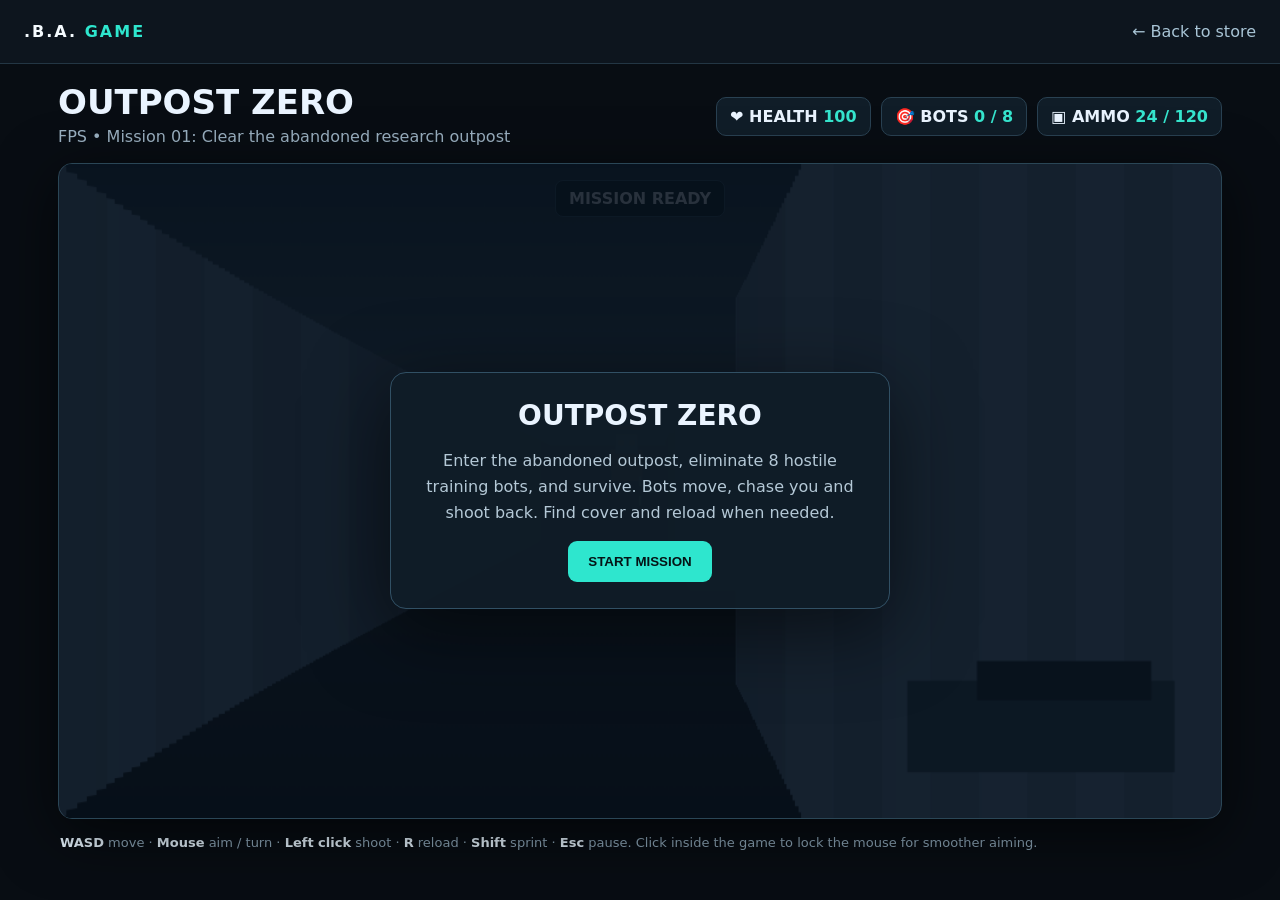
<file: fps.html>
<!doctype html><html lang="en"><head><meta charset="utf-8"><meta name="viewport" content="width=device-width,initial-scale=1"><title>.B.A. GAME — Outpost Zero</title><style>
:root{color-scheme:dark}*{box-sizing:border-box}body{margin:0;background:#080d13;color:#eaf4ff;font:16px system-ui,Segoe UI,sans-serif}.top{height:64px;padding:0 24px;display:flex;align-items:center;justify-content:space-between;background:#0d151e;border-bottom:1px solid #233644}.logo{font-weight:900;letter-spacing:2px;color:#f5fbff;text-decoration:none}.logo span{color:#2ee6ce}.top a.back{color:#a8c4d5;text-decoration:none}.wrap{max-width:1200px;margin:auto;padding:18px}.head{display:flex;justify-content:space-between;gap:16px;align-items:center;margin-bottom:12px}.head h1{margin:0;font-size:clamp(22px,4vw,34px)}.head p{color:#9bb1c2;margin:5px 0}.hud{display:flex;gap:10px;flex-wrap:wrap}.pill{background:#101d28;border:1px solid #294152;border-radius:10px;padding:9px 13px;font-weight:700}.pill b{color:#36e5ce}.arena{position:relative;border:1px solid #2a4656;border-radius:14px;overflow:hidden;background:#060a0e;box-shadow:0 15px 60px #0009}canvas{display:block;width:100%;height:auto;aspect-ratio:16/9;cursor:crosshair}.overlay{position:absolute;inset:0;display:flex;align-items:center;justify-content:center;text-align:center;background:#06101bd9;padding:20px}.overlay[hidden]{display:none}.panel{max-width:500px;background:#101c27ed;border:1px solid #315064;border-radius:16px;padding:26px;box-shadow:0 20px 80px #0008}.panel h2{margin:0 0 10px;font-size:28px}.panel p{line-height:1.6;color:#b4c8d6}.btn{border:0;border-radius:9px;background:#2ee6ce;color:#051416;font-weight:900;padding:13px 20px;cursor:pointer}.btn:hover{filter:brightness(1.12)}.controls{color:#8fa8ba;font-size:13px;margin:12px 2px;line-height:1.8}.controls strong{color:#e7f5ff}.msg{position:absolute;top:16px;left:50%;transform:translateX(-50%);background:#07151ddd;border:1px solid #315064;padding:8px 13px;border-radius:8px;font-weight:700;pointer-events:none;white-space:nowrap}@media(max-width:600px){.top{padding:0 12px}.wrap{padding:12px}.head{align-items:flex-start;flex-direction:column}.panel{padding:17px}.panel h2{font-size:23px}}
</style></head><body><header class="top"><a class="logo" href="index.html">.B.A. <span>GAME</span></a><a class="back" href="index.html">← Back to store</a></header><main class="wrap"><div class="head"><div><h1>OUTPOST ZERO</h1><p>FPS • Mission 01: Clear the abandoned research outpost</p></div><div class="hud"><div class="pill">❤️ HEALTH <b id="health">100</b></div><div class="pill">🎯 BOTS <b id="kills">0 / 8</b></div><div class="pill">▣ AMMO <b id="ammo">24 / 120</b></div></div></div><div class="arena"><canvas id="game" width="960" height="540" aria-label="First person shooter game"></canvas><div class="msg" id="toast">MISSION READY</div><div class="overlay" id="overlay"><div class="panel"><h2 id="overlayTitle">OUTPOST ZERO</h2><p id="overlayText">Enter the abandoned outpost, eliminate 8 hostile training bots, and survive. Bots move, chase you and shoot back. Find cover and reload when needed.</p><button class="btn" id="start">START MISSION</button></div></div></div><div class="controls"><strong>WASD</strong> move · <strong>Mouse</strong> aim / turn · <strong>Left click</strong> shoot · <strong>R</strong> reload · <strong>Shift</strong> sprint · <strong>Esc</strong> pause. Click inside the game to lock the mouse for smoother aiming.</div></main><script>
(()=>{const c=document.getElementById('game'),ctx=c.getContext('2d'),$=id=>document.getElementById(id);const W=c.width,H=c.height,FOV=Math.PI/2.8,MAP=['111111111111','100000000001','101100110101','100000000001','101010010101','100000000001','100110100101','100000000001','101001010101','100000000001','100000000001','111111111111'];let player,bots,keys={},depth=[],running=false,paused=false,health=100,kills=0,ammo=24,reserve=120,last=0,spawn=0,toastTime=0;function reset(){player={x:1.8,y:1.8,a:0,fire:0,damage:0};bots=[];for(let i=0;i<8;i++){let spots=[[9.5,1.7],[6.5,3.5],[9.5,5.5],[2.5,7.5],[6.5,7.5],[9.5,9.5],[3.5,9.5],[7.5,5.5]];bots.push({x:spots[i][0],y:spots[i][1],hp:100,alive:true,shot:Math.random()*2,phase:Math.random()*6})}health=100;kills=0;ammo=24;reserve=120;updateHUD()}
function wall(x,y){return !MAP[Math.floor(y)]||MAP[Math.floor(y)][Math.floor(x)]!=='0'}function ray(a){let d=.02;while(d<18){let x=player.x+Math.cos(a)*d,y=player.y+Math.sin(a)*d;if(wall(x,y))return d;d+=.025}return 18}function norm(a){while(a>Math.PI)a-=Math.PI*2;while(a< -Math.PI)a+=Math.PI*2;return a}function say(s){$('toast').textContent=s;toastTime=1.8}function updateHUD(){$('health').textContent=Math.max(0,Math.ceil(health));$('kills').textContent=kills+' / 8';$('ammo').textContent=ammo+' / '+reserve}
function draw(){let g=ctx.createLinearGradient(0,0,0,H/2);g.addColorStop(0,'#172b3c');g.addColorStop(1,'#536879');ctx.fillStyle=g;ctx.fillRect(0,0,W,H/2);let f=ctx.createLinearGradient(0,H/2,0,H);f.addColorStop(0,'#252c31');f.addColorStop(1,'#090e12');ctx.fillStyle=f;ctx.fillRect(0,H/2,W,H/2);for(let x=0;x<W;x++){let a=player.a+(x/W-.5)*FOV,d=ray(a)*Math.cos(a-player.a);depth[x]=d;let wh=Math.min(H,H/(d*.78)),shade=Math.max(25,180-d*13);ctx.fillStyle=`rgb(${shade*.65|0},${shade*.82|0},${shade|0})`;ctx.fillRect(x,(H-wh)/2,1,wh);if((Math.floor(x/40)%2)===0){ctx.fillStyle='rgba(0,0,0,.1)';ctx.fillRect(x,(H-wh)/2,1,wh)}}
// bots rendered as perspective sprites, nearest first
let visible=bots.filter(b=>b.alive).map(b=>({b,d:Math.hypot(b.x-player.x,b.y-player.y),a:norm(Math.atan2(b.y-player.y,b.x-player.x)-player.a)})).filter(o=>Math.abs(o.a)<FOV*.72&&o.d<12).sort((a,b)=>b.d-a.d);for(const o of visible){let sx=(.5+o.a/FOV)*W, size=Math.min(H,H/(o.d*.72)),sy=H/2-size*.48;if(sx<0||sx>=W)continue;if(o.d>depth[Math.max(0,Math.min(W-1,Math.floor(sx)))] +.25)continue;let x=sx-size*.23,y=sy,w=size*.46,h=size*.85;ctx.fillStyle='#111a22';ctx.fillRect(x+w*.25,y+h*.15,w*.5,h*.65);ctx.fillStyle='#d64a4a';ctx.fillRect(x+w*.2,y+h*.15,w*.6,h*.32);ctx.fillStyle='#a9c5ce';ctx.fillRect(x+w*.3,y,w*.4,h*.19);ctx.fillStyle='#ffdc87';ctx.fillRect(x+w*.35,y+h*.06,w*.1,h*.05);ctx.fillRect(x+w*.55,y+h*.06,w*.1,h*.05);ctx.fillStyle='#151d25';ctx.fillRect(x,y+h*.35,w*.2,h*.38);ctx.fillRect(x+w*.8,y+h*.35,w*.2,h*.38);ctx.fillStyle='#44f0d5';ctx.fillRect(x+w*.2,y-8,w*.6,4);ctx.fillStyle='#d84d4d';ctx.fillRect(x+w*.2,y-8,w*.6*(o.b.hp/100),4)}
// crosshair
ctx.strokeStyle='#d9fff7';ctx.lineWidth=2;ctx.beginPath();ctx.moveTo(W/2-12,H/2);ctx.lineTo(W/2-4,H/2);ctx.moveTo(W/2+4,H/2);ctx.lineTo(W/2+12,H/2);ctx.moveTo(W/2,H/2-12);ctx.lineTo(W/2,H/2-4);ctx.moveTo(W/2,H/2+4);ctx.lineTo(W/2,H/2+12);ctx.stroke();if(player.fire>0){ctx.fillStyle='#d8e7ed';ctx.beginPath();ctx.moveTo(W*.69,H*.72);ctx.lineTo(W*.78,H*.68);ctx.lineTo(W*.98,H*.81);ctx.lineTo(W*.95,H*.94);ctx.lineTo(W*.72,H*.88);ctx.closePath();ctx.fill();ctx.fillStyle='#2ee6ce';ctx.fillRect(W*.85,H*.82,W*.09,H*.04)}else{ctx.fillStyle='#314957';ctx.fillRect(W*.73,H*.79,W*.23,H*.14);ctx.fillStyle='#15212b';ctx.fillRect(W*.79,H*.76,W*.15,H*.06)}}
function shoot(){if(!running||paused)return;if(ammo<=0){say('OUT OF AMMO — PRESS R');return}ammo--;player.fire=.13;let target=null,best=.13;for(const b of bots){if(!b.alive)continue;let a=norm(Math.atan2(b.y-player.y,b.x-player.x)-player.a),d=Math.hypot(b.x-player.x,b.y-player.y);if(Math.abs(a)<best&&d<10&&ray(player.a+a)>d-.35){target=b;best=Math.abs(a)}}if(target){target.hp-=50;say(target.hp<=0?'BOT ELIMINATED':'HIT CONFIRMED');if(target.hp<=0){target.alive=false;kills++;if(kills===8){end(true)} }}else say('MISS');updateHUD()}
function reload(){if(!running||paused||ammo===24||reserve<=0)return;let n=Math.min(24-ammo,reserve);ammo+=n;reserve-=n;say('RELOADING…');updateHUD()}function end(win){running=false;paused=false;$('overlay').hidden=false;$('overlayTitle').textContent=win?'MISSION COMPLETE':'MISSION FAILED';$('overlayText').textContent=win?'All 8 hostile bots eliminated. Outpost secured!':'You were taken down. Adjust your aim, use sprint, and try again.';$('start').textContent='PLAY AGAIN';if(document.pointerLockElement===c)document.exitPointerLock()}
function step(dt){if(!running||paused)return;dt=Math.min(dt,.04);let speed=(keys.Shift?3.4:2.25)*dt,dx=0,dy=0;if(keys.w||keys.ArrowUp){dx+=Math.cos(player.a)*speed;dy+=Math.sin(player.a)*speed}if(keys.s||keys.ArrowDown){dx-=Math.cos(player.a)*speed;dy-=Math.sin(player.a)*speed}if(keys.a){dx+=Math.cos(player.a-Math.PI/2)*speed;dy+=Math.sin(player.a-Math.PI/2)*speed}if(keys.d){dx+=Math.cos(player.a+Math.PI/2)*speed;dy+=Math.sin(player.a+Math.PI/2)*speed}if(!wall(player.x+dx,player.y))player.x+=dx;if(!wall(player.x,player.y+dy))player.y+=dy;player.fire=Math.max(0,player.fire-dt);for(const b of bots){if(!b.alive)continue;let d=Math.hypot(player.x-b.x,player.y-b.y);b.phase+=dt;if(d>1.5){let sp=.48*dt,ang=Math.atan2(player.y-b.y,player.x-b.x),nx=b.x+Math.cos(ang)*sp,ny=b.y+Math.sin(ang)*sp;if(!wall(nx,b.y))b.x=nx;if(!wall(b.x,ny))b.y=ny}b.shot-=dt;if(d<7&&b.shot<=0&&ray(Math.atan2(b.y-player.y,b.x-player.x))>d-.3){health-=5;b.shot=1.15+Math.random()*.8;player.damage=.2;say('INCOMING FIRE!');if(health<=0){health=0;updateHUD();end(false)}}}updateHUD()}
function loop(t){let dt=(t-last)/1000||0;last=t;step(dt);draw();if(toastTime>0){toastTime-=dt;if(toastTime<=0)$('toast').textContent='MISSION 01 • CLEAR THE OUTPOST'}requestAnimationFrame(loop)}
$('start').onclick=()=>{reset();running=true;paused=false;$('overlay').hidden=true;say('MISSION STARTED');c.focus();};c.addEventListener('click',()=>{if(running&&!paused&&c.requestPointerLock)c.requestPointerLock();});document.addEventListener('mousemove',e=>{if(running&&!paused&&document.pointerLockElement===c)player.a+=e.movementX*.0028});document.addEventListener('keydown',e=>{keys[e.key]=true;if(['ArrowUp','ArrowDown',' '].includes(e.key))e.preventDefault();if(e.key.toLowerCase()==='r')reload();if(e.key==='Escape'&&running){paused=!paused;if(paused){$('overlay').hidden=false;$('overlayTitle').textContent='PAUSED';$('overlayText').textContent='Mission paused. Resume when ready.';$('start').textContent='RESUME'}else $('overlay').hidden=true}});document.addEventListener('keyup',e=>keys[e.key]=false);c.addEventListener('mousedown',e=>{if(e.button===0)shoot()});c.addEventListener('touchstart',()=>{if(running)shoot()},{passive:true});reset();draw();requestAnimationFrame(loop)})();
</script></body></html>
</file>
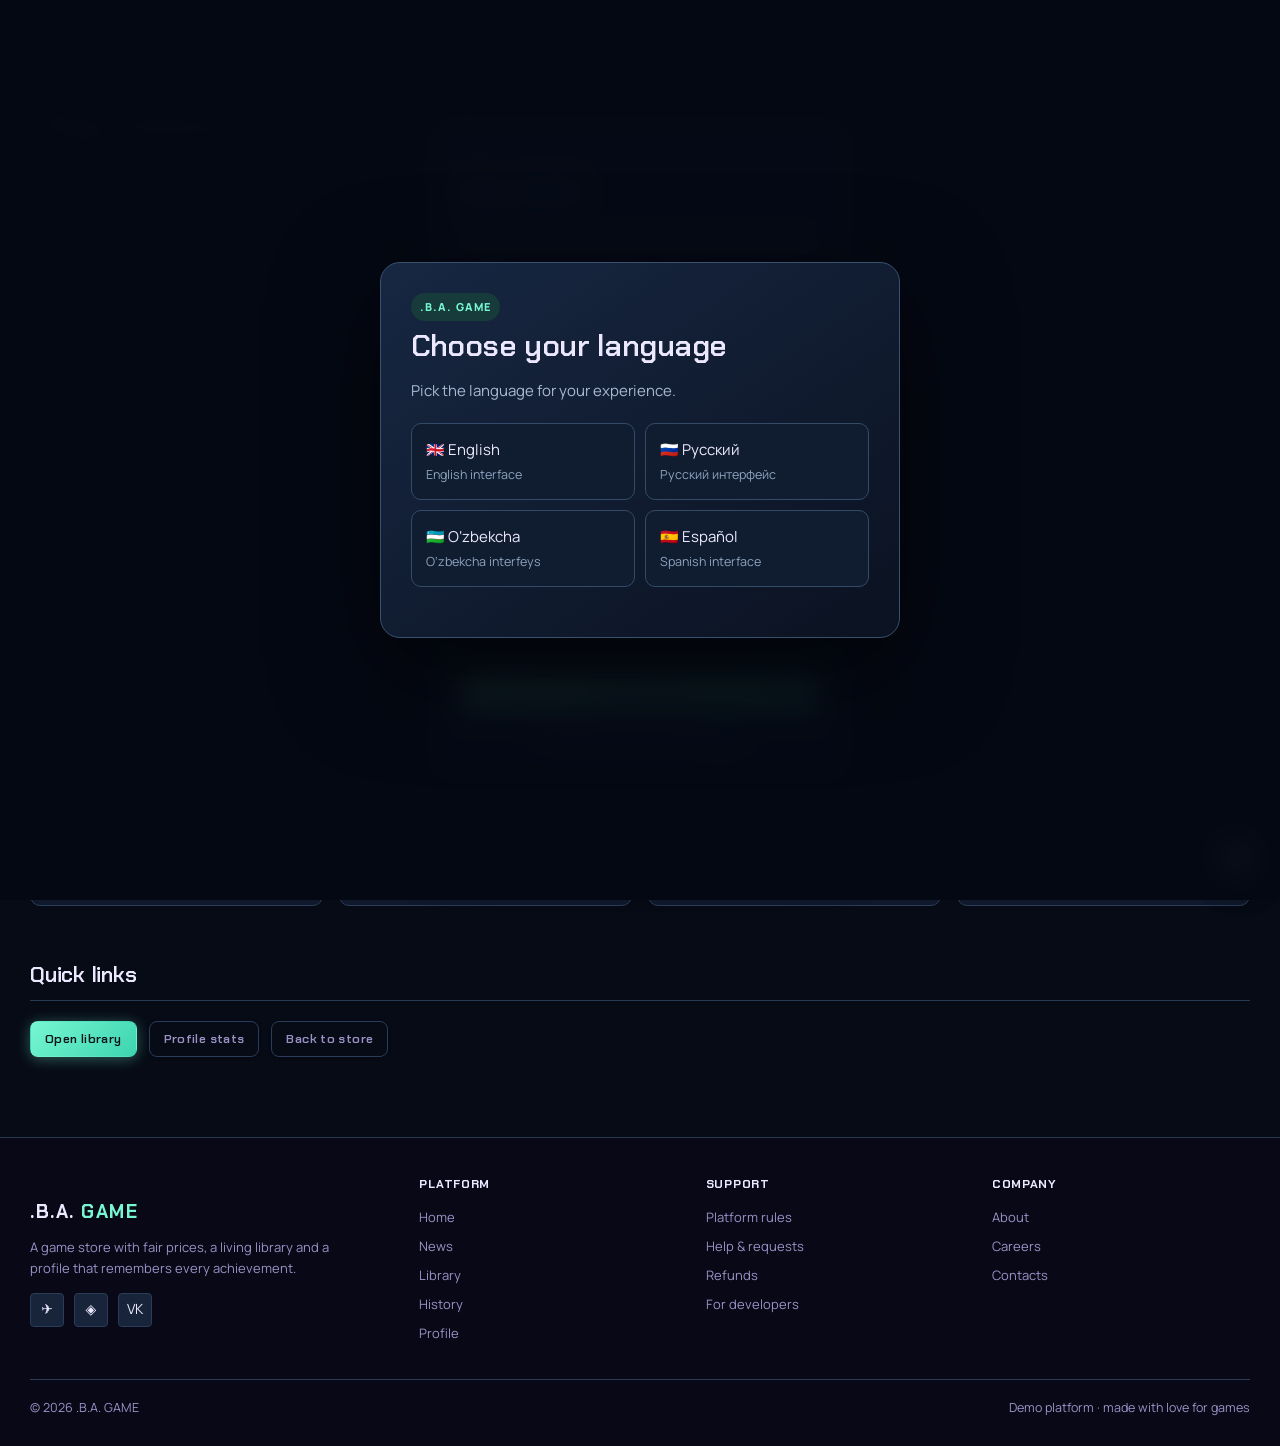
<file: history.html>
<!DOCTYPE html>
<html lang="en">
<head>
<meta charset="utf-8">
<meta name="description" content=".B.A. GAME history: every game session you played, scores, time and personal bests.">
<meta name="viewport" content="width=device-width, initial-scale=1">
<title>.B.A. GAME — history</title>
<link rel="preconnect" href="https://fonts.googleapis.com">
<link rel="preconnect" href="https://fonts.gstatic.com" crossorigin>
<link href="https://fonts.googleapis.com/css2?family=Chakra+Petch:wght@500;600;700&family=Manrope:wght@400;500;600;700&display=swap" rel="stylesheet">
<link rel="icon" href="data:image/svg+xml,%3Csvg xmlns='http://www.w3.org/2000/svg' viewBox='0 0 32 32'%3E%3Ctext y='26' font-size='26'%3E%F0%9F%8E%AE%3C/text%3E%3C/svg%3E">
<link rel="stylesheet" href="style.css">
<link rel="stylesheet" href="themes.css">
<script src="theme.js"></script>
<link rel="stylesheet" href="refresh.css">
</head>
<body data-page="history">

<header class="topbar">
  <div class="topbar__inner">
    <a class="logo" href="index.html">.B.A. <span>GAME</span></a>
    <nav class="nav" id="main-nav">
      <a href="index.html">Home</a>
      <a href="news.html">News</a>
      <a href="library.html">Library</a>
      <a href="history.html" aria-current="page">History</a>
      <a href="profile.html">Profile</a>
    </nav>
    <div class="session" data-session></div>
    <button class="burger" type="button" data-burger aria-expanded="false" aria-controls="main-nav" aria-label="Open menu"><span class="burger__lines"></span></button>
  </div>
</header>

<main class="shell">

  <div class="page-head page-head--row">
    <div>
      <h1>Play history</h1>
      <p>Every session you launch from the library is saved here, with score and time.</p>
    </div>
    <button type="button" class="btn btn--ghost" id="hist-clear">Clear history</button>
  </div>

  <section class="stats" id="hist-stats" aria-label="History summary"></section>

  <div class="hist">
    <div class="hist__bar">
      <div class="filters" id="hist-filters" role="group" aria-label="Filter by game"></div>
      <p class="hist__count" id="hist-count"></p>
    </div>
    <div id="hist-list"></div>
    <div class="hist__empty" id="hist-empty" hidden>
      <b>Nothing played yet</b>
      <p>Open the library, press Play on any installed game and your sessions will appear here.</p>
      <a class="btn btn--primary" href="library.html">Go to library</a>
    </div>
  </div>

  <section class="section" id="hist-best-section" aria-labelledby="best-title" hidden>
    <div class="section__head"><h2 id="best-title">Personal bests</h2><span class="section__note">Your top score in every game you played</span></div>
    <div class="grid" id="hist-best"></div>
  </section>

  <!-- extra-sections -->

  <section class="section" aria-label="Tips">
    <div class="section__head"><h2>How history works</h2></div>
    <div class="x-steps" style="display:grid;grid-template-columns:repeat(auto-fit,minmax(180px,1fr));gap:16px">
      <div class="rail__box"><b>1. Play</b><p class="rail__text">Launch any game from Library.</p></div>
      <div class="rail__box"><b>2. Session saved</b><p class="rail__text">Score and time are recorded automatically.</p></div>
      <div class="rail__box"><b>3. Filter</b><p class="rail__text">Use filters above to find one game.</p></div>
      <div class="rail__box"><b>4. Personal bests</b><p class="rail__text">Top scores appear in the section below.</p></div>
    </div>
  </section>
  <section class="section">
    <div class="section__head"><h2>Quick links</h2></div>
    <div style="display:flex;flex-wrap:wrap;gap:12px">
      <a class="btn btn--primary" href="library.html">Open library</a>
      <a class="btn btn--ghost" href="profile.html">Profile stats</a>
      <a class="btn btn--ghost" href="index.html">Back to store</a>
    </div>
  </section>

</main>

<footer class="footer">
  <div class="shell footer__top">
    <div class="footer__brand">
      <p class="logo">.B.A. <span>GAME</span></p>
      <p class="footer__about">A game store with fair prices, a living library and a profile that remembers every achievement.</p>
      <div class="footer__social" aria-label="Social media">
        <a href="#" aria-label="Telegram">✈</a>
        <a href="#" aria-label="Discord">◈</a>
        <a href="#" aria-label="VK">VK</a>
      </div>
    </div>
    <nav class="footer__col" aria-label="Site sections">
      <h3>Platform</h3>
      <a href="index.html">Home</a>
      <a href="news.html">News</a>
      <a href="library.html">Library</a>
      <a href="history.html">History</a>
      <a href="profile.html">Profile</a>
    </nav>
    <nav class="footer__col" aria-label="Support">
      <h3>Support</h3>
      <a href="#">Platform rules</a>
      <a href="#">Help &amp; requests</a>
      <a href="#">Refunds</a>
      <a href="#">For developers</a>
    </nav>
    <nav class="footer__col" aria-label="Company">
      <h3>Company</h3>
      <a href="#">About</a>
      <a href="#">Careers</a>
      <a href="#">Contacts</a>
    </nav>
  </div>
  <div class="shell footer__bottom">
    <span>© 2026 .B.A. GAME</span>
    <span>Demo platform · made with love for games</span>
  </div>
</footer>

<script src="app.js"></script>
<script src="fpgames.js"></script>
<script src="refresh.js"></script>
<script src="features.js"></script>
</body>
</html>
</file>
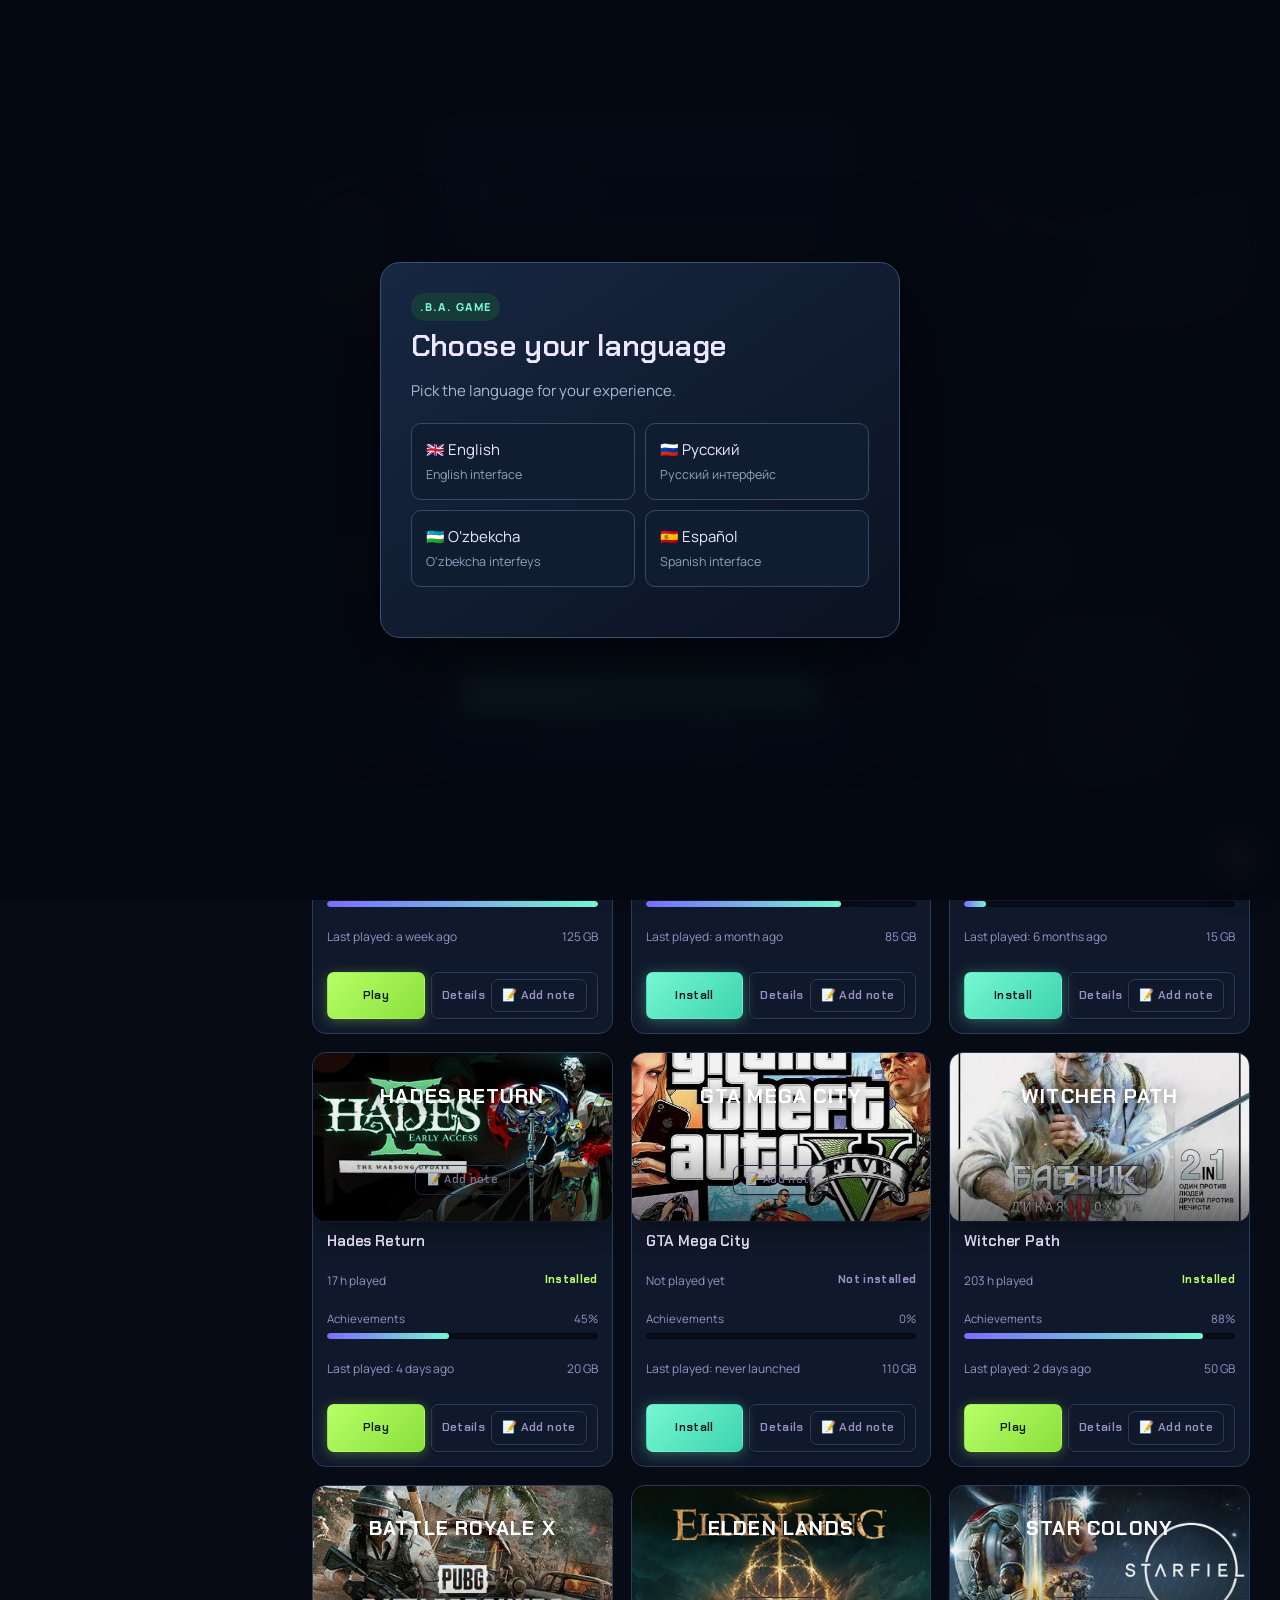
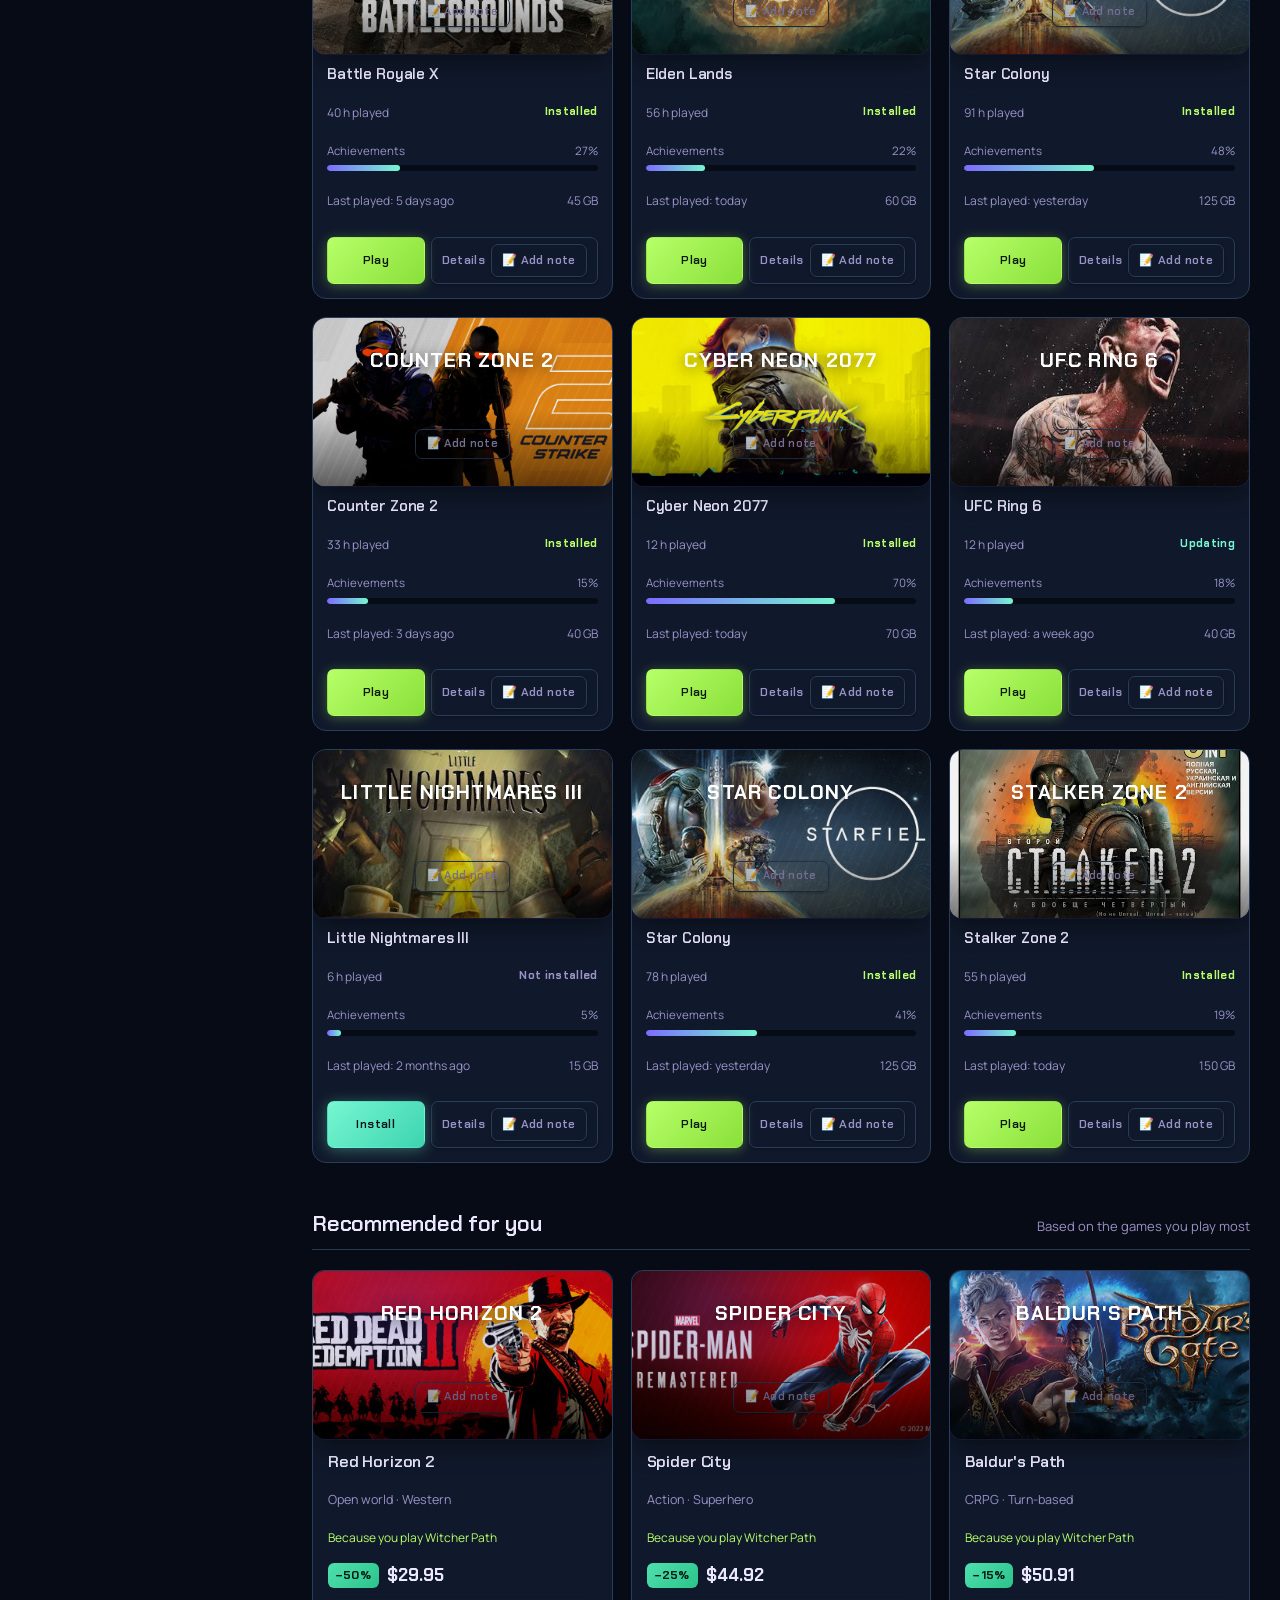
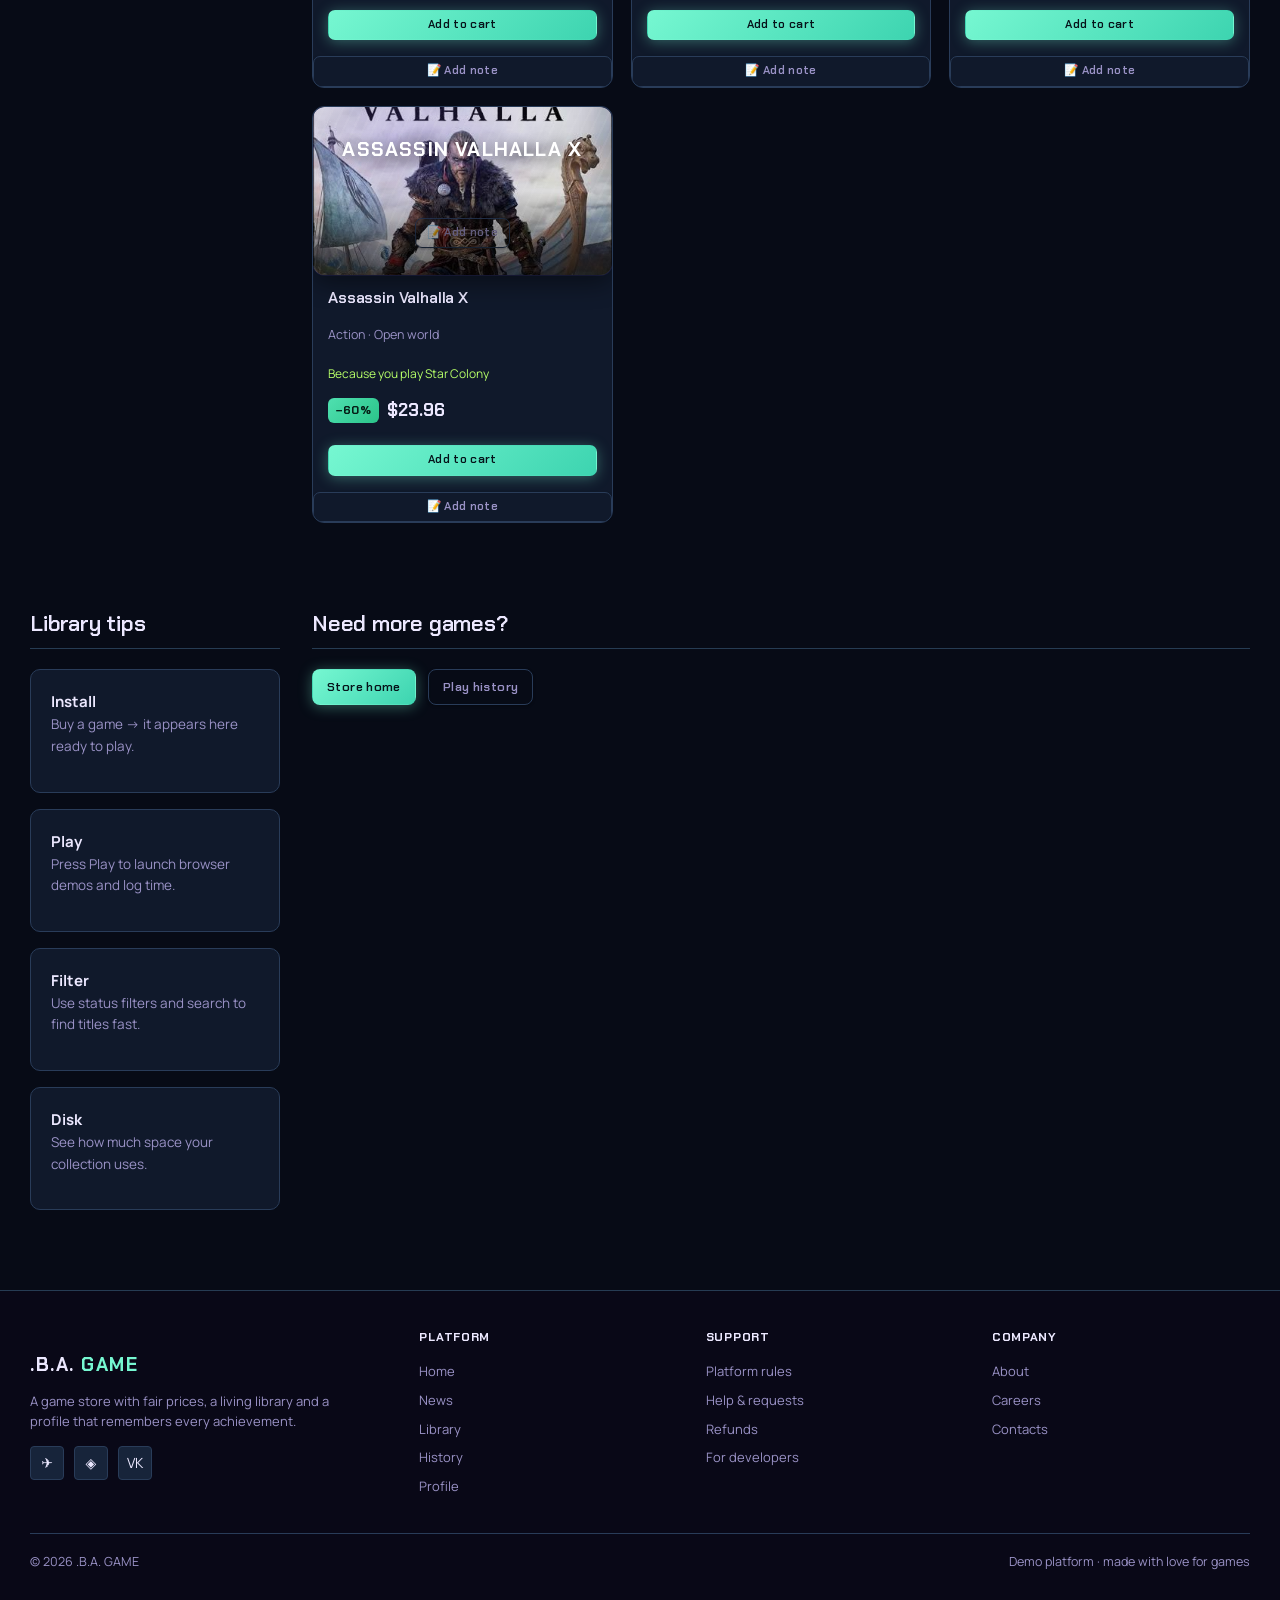
<file: library.html>
<!DOCTYPE html>
<html lang="en">
<head>
<meta charset="utf-8">
<meta name="description" content=".B.A. GAME library: your games, hours, achievements, disk space and play history.">
<meta name="viewport" content="width=device-width, initial-scale=1">
<title>.B.A. GAME — library</title>
<link rel="preconnect" href="https://fonts.googleapis.com">
<link rel="preconnect" href="https://fonts.gstatic.com" crossorigin>
<link href="https://fonts.googleapis.com/css2?family=Chakra+Petch:wght@500;600;700&family=Manrope:wght@400;500;600;700&display=swap" rel="stylesheet">
<link rel="icon" href="data:image/svg+xml,%3Csvg xmlns='http://www.w3.org/2000/svg' viewBox='0 0 32 32'%3E%3Ctext y='26' font-size='26'%3E%F0%9F%8E%AE%3C/text%3E%3C/svg%3E">
<link rel="stylesheet" href="style.css">
<link rel="stylesheet" href="themes.css">
<script src="theme.js"></script>
<link rel="stylesheet" href="refresh.css">
</head>
<body data-page="library">

<header class="topbar">
  <div class="topbar__inner">
    <a class="logo" href="index.html">.B.A. <span>GAME</span></a>
    <nav class="nav" id="main-nav">
      <a href="index.html">Home</a>
      <a href="news.html">News</a>
      <a href="library.html" aria-current="page">Library</a>
      <a href="history.html">History</a>
      <a href="profile.html">Profile</a>
    </nav>
    <div class="session" data-session></div>
    <button class="burger" type="button" data-burger aria-expanded="false" aria-controls="main-nav" aria-label="Open menu"><span class="burger__lines"></span></button>
  </div>
</header>

<main class="shell lib">

  <aside class="lib__side">
    <label class="visually-hidden" for="search">Search the library</label>
    <input id="search" type="search" placeholder="Find a game" autocomplete="off">

    <nav class="lib__filters" id="lib-filters" aria-label="Game status"></nav>

    <section class="lib__disk">
      <h2>Disk space</h2>
      <p class="lib__disk-value" id="disk-value">—</p>
      <div class="bar"><span class="bar__fill" id="disk-bar"></span></div>
      <p class="lib__disk-note">Used by games in this list</p>
    </section>

    <section class="lib__disk lib__history">
      <div class="lib__history-head">
        <h2>Play history</h2>
        <button type="button" class="lib__history-clear" id="history-clear">Clear</button>
      </div>
      <ul class="history" id="history"></ul>
    </section>
  </aside>

  <div class="lib__main">
    <div class="lib__head">
      <h1>Library</h1>
      <p id="lib-count">—</p>
    </div>
    <div class="lastplayed" id="lastplayed" hidden></div>
    <div class="lib__grid" id="lib-grid"></div>
    <p class="lib__empty" id="lib-empty" hidden>Nothing found. Change your search or pick “All games”.</p>

    <section class="section" id="recs-section" aria-labelledby="recs-title">
      <div class="section__head"><h2 id="recs-title">Recommended for you</h2><span class="section__note">Based on the games you play most</span></div>
      <div class="grid" id="recs"></div>
    </section>
  </div>

  <!-- extra-sections -->

  <section class="section">
    <div class="section__head"><h2>Library tips</h2></div>
    <div style="display:grid;grid-template-columns:repeat(auto-fit,minmax(200px,1fr));gap:16px">
      <div class="rail__box"><b>Install</b><p class="rail__text">Buy a game → it appears here ready to play.</p></div>
      <div class="rail__box"><b>Play</b><p class="rail__text">Press Play to launch browser demos and log time.</p></div>
      <div class="rail__box"><b>Filter</b><p class="rail__text">Use status filters and search to find titles fast.</p></div>
      <div class="rail__box"><b>Disk</b><p class="rail__text">See how much space your collection uses.</p></div>
    </div>
  </section>
  <section class="section">
    <div class="section__head"><h2>Need more games?</h2></div>
    <div style="display:flex;flex-wrap:wrap;gap:12px">
      <a class="btn btn--primary" href="index.html">Store home</a>
      <a class="btn btn--ghost" href="history.html">Play history</a>
    </div>
  </section>

</main>

<footer class="footer">
  <div class="shell footer__top">
    <div class="footer__brand">
      <p class="logo">.B.A. <span>GAME</span></p>
      <p class="footer__about">A game store with fair prices, a living library and a profile that remembers every achievement.</p>
      <div class="footer__social" aria-label="Social media">
        <a href="#" aria-label="Telegram">✈</a>
        <a href="#" aria-label="Discord">◈</a>
        <a href="#" aria-label="VK">VK</a>
      </div>
    </div>
    <nav class="footer__col" aria-label="Site sections">
      <h3>Platform</h3>
      <a href="index.html">Home</a>
      <a href="news.html">News</a>
      <a href="library.html">Library</a>
      <a href="history.html">History</a>
      <a href="profile.html">Profile</a>
    </nav>
    <nav class="footer__col" aria-label="Support">
      <h3>Support</h3>
      <a href="#">Platform rules</a>
      <a href="#">Help &amp; requests</a>
      <a href="#">Refunds</a>
      <a href="#">For developers</a>
    </nav>
    <nav class="footer__col" aria-label="Company">
      <h3>Company</h3>
      <a href="#">About</a>
      <a href="#">Careers</a>
      <a href="#">Contacts</a>
    </nav>
  </div>
  <div class="shell footer__bottom">
    <span>© 2026 .B.A. GAME</span>
    <span>Demo platform · made with love for games</span>
  </div>
</footer>

<script src="app.js"></script>
<script src="fpgames.js"></script>
<script src="refresh.js"></script>
<script src="features.js"></script>
</body>
</html>
</file>
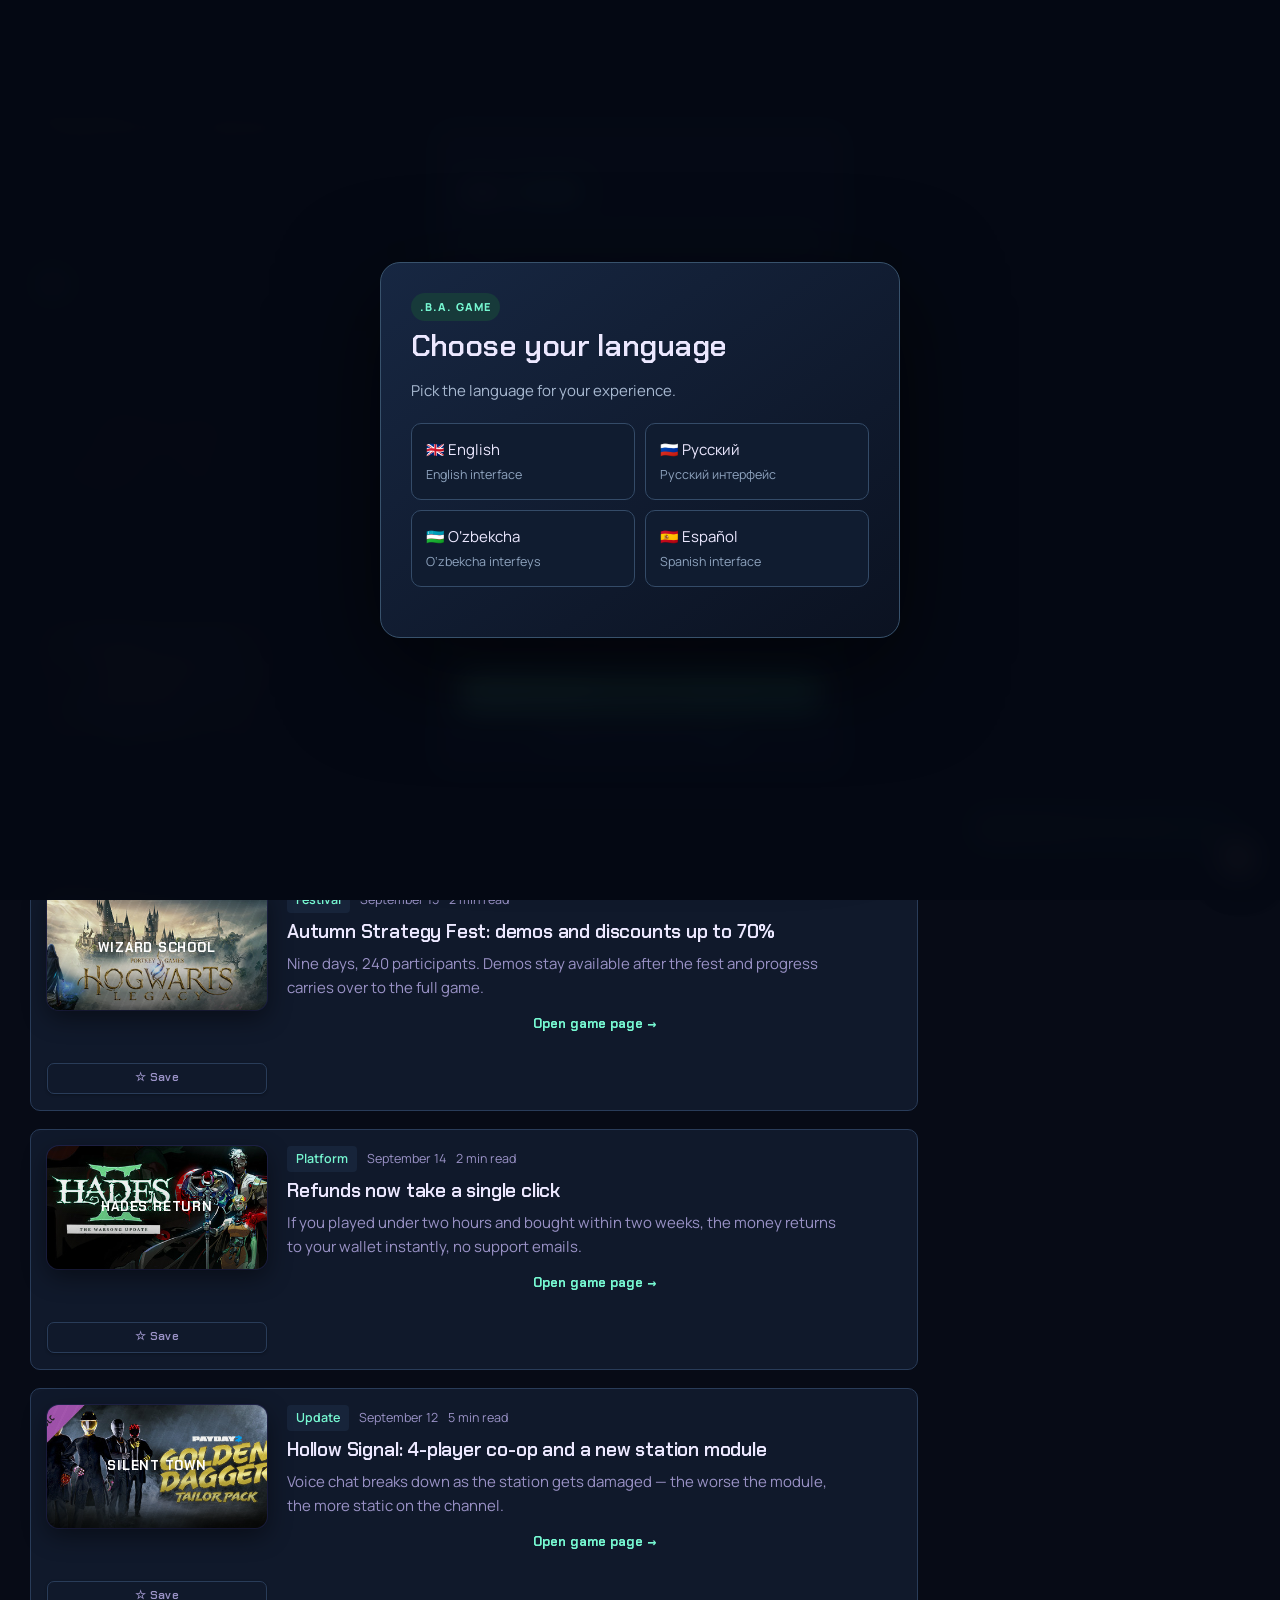
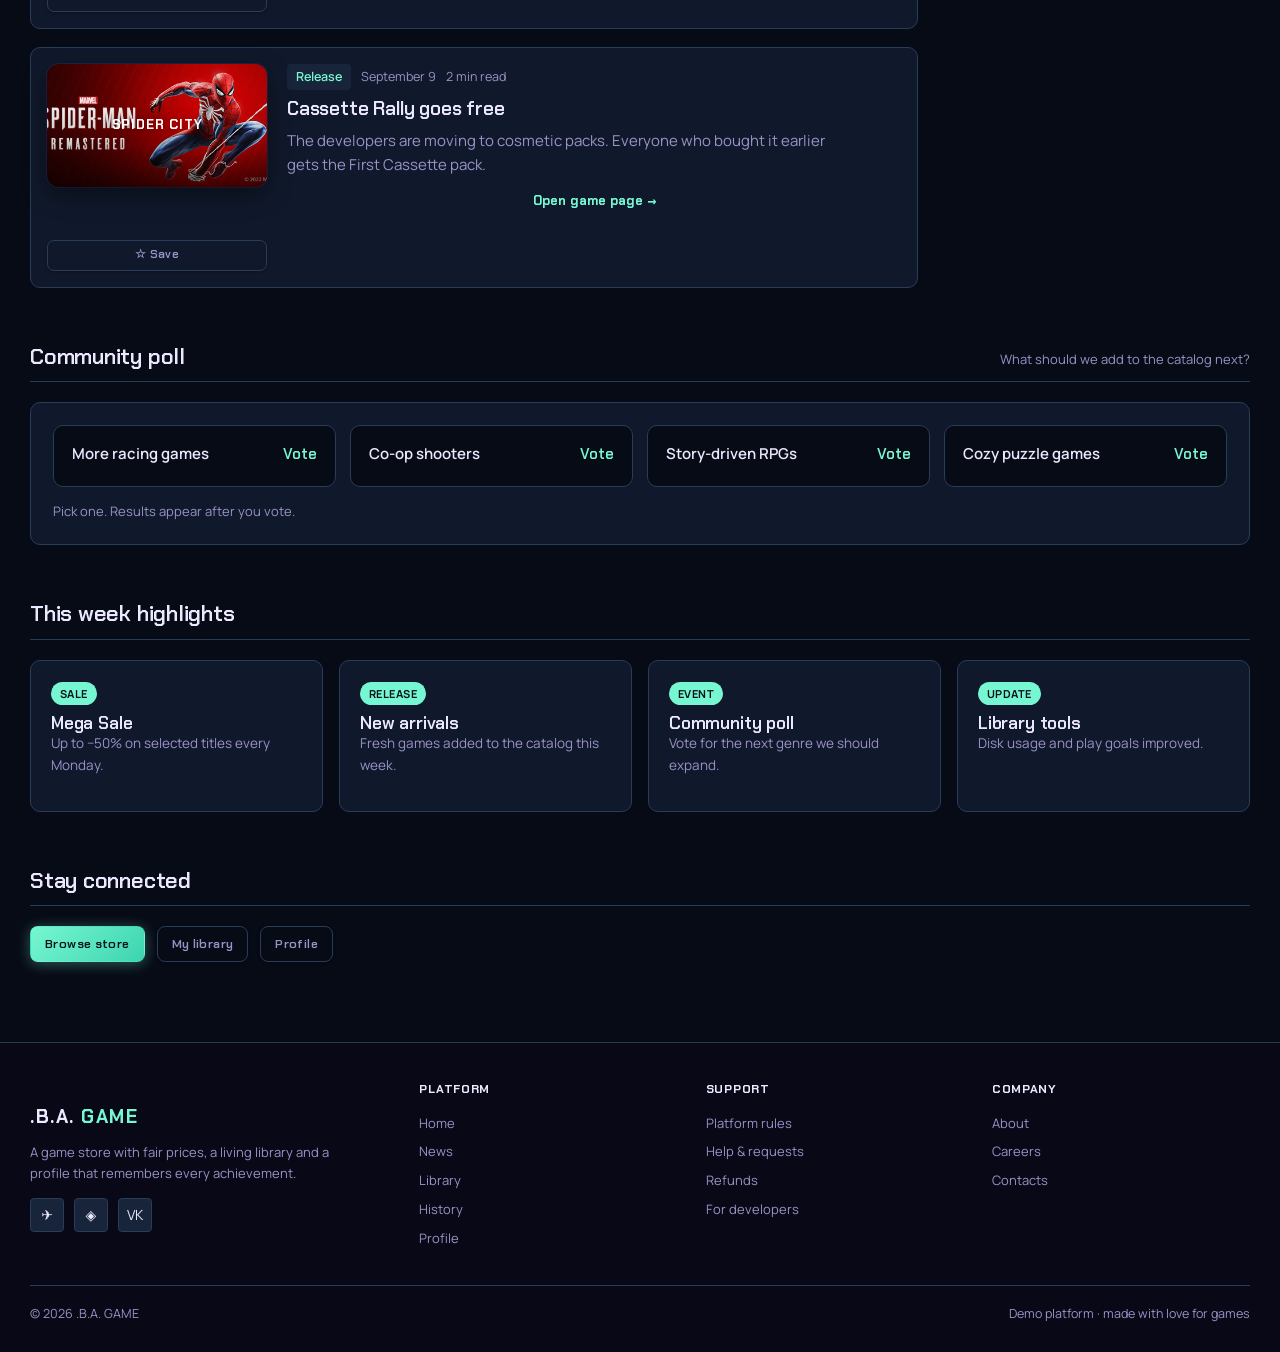
<file: news.html>
<!DOCTYPE html>
<html lang="en">
<head>
<meta charset="utf-8">
<meta name="description" content=".B.A. GAME news: patches, releases and festivals.">
<meta name="viewport" content="width=device-width, initial-scale=1">
<title>.B.A. GAME — news</title>
<link rel="preconnect" href="https://fonts.googleapis.com">
<link rel="preconnect" href="https://fonts.gstatic.com" crossorigin>
<link href="https://fonts.googleapis.com/css2?family=Chakra+Petch:wght@500;600;700&family=Manrope:wght@400;500;600;700&display=swap" rel="stylesheet">
<link rel="icon" href="data:image/svg+xml,%3Csvg xmlns='http://www.w3.org/2000/svg' viewBox='0 0 32 32'%3E%3Ctext y='26' font-size='26'%3E%F0%9F%8E%AE%3C/text%3E%3C/svg%3E">
<link rel="stylesheet" href="style.css">
<link rel="stylesheet" href="themes.css">
<script src="theme.js"></script>
<link rel="stylesheet" href="refresh.css">
</head>
<body data-page="news">

<header class="topbar">
  <div class="topbar__inner">
    <a class="logo" href="index.html">.B.A. <span>GAME</span></a>
    <nav class="nav" id="main-nav">
      <a href="index.html">Home</a>
      <a href="news.html" aria-current="page">News</a>
      <a href="library.html">Library</a>
      <a href="history.html">History</a>
      <a href="profile.html">Profile</a>
    </nav>
    <div class="session" data-session></div>
    <button class="burger" type="button" data-burger aria-expanded="false" aria-controls="main-nav" aria-label="Open menu"><span class="burger__lines"></span></button>
  </div>
</header>

<main class="shell">

  <div class="page-head">
    <h1>Platform news</h1>
    <p>Patches, releases and festivals — updated every day.</p>
  </div>

  <div class="filters" id="filters" role="group" aria-label="Filter by topic"></div>

  <div class="news-layout">
    <div>
      <div class="feed" id="feed"></div>
      <p class="feed__empty" id="feed-empty" hidden>Nothing here yet. Pick “All” or check back tomorrow.</p>
    </div>

    <aside class="rail">
      <section class="rail__box">
        <h2>Upcoming dates</h2>
        <ol class="dates" id="dates"></ol>
      </section>
      <section class="rail__box">
        <h2>Digest subscription</h2>
        <p class="rail__text">One email a week: only releases from your wishlist.</p>
        <form class="rail__form" id="digest">
          <label class="visually-hidden" for="digest-mail">Email</label>
          <input id="digest-mail" type="email" placeholder="you@mail.com" required>
          <button class="btn btn--primary btn--block" type="submit">Subscribe</button>
          <span class="rail__status" id="digest-status" role="status"></span>
        </form>
      </section>
    </aside>
  </div>

  <section class="section" id="poll" aria-labelledby="poll-title">
    <div class="section__head"><h2 id="poll-title">Community poll</h2><span class="section__note">What should we add to the catalog next?</span></div>
    <div class="poll">
      <div class="poll__options" id="poll-options"></div>
      <p class="poll__note" id="poll-note" role="status"></p>
    </div>
  </section>

  <!-- extra-sections -->

  <section class="section">
    <div class="section__head"><h2>This week highlights</h2></div>
    <div class="grid" style="grid-template-columns:repeat(auto-fit,minmax(220px,1fr));gap:16px">
      <article class="rail__box"><span class="banner__tag">Sale</span><h3>Mega Sale</h3><p class="rail__text">Up to −50% on selected titles every Monday.</p></article>
      <article class="rail__box"><span class="banner__tag">Release</span><h3>New arrivals</h3><p class="rail__text">Fresh games added to the catalog this week.</p></article>
      <article class="rail__box"><span class="banner__tag">Event</span><h3>Community poll</h3><p class="rail__text">Vote for the next genre we should expand.</p></article>
      <article class="rail__box"><span class="banner__tag">Update</span><h3>Library tools</h3><p class="rail__text">Disk usage and play goals improved.</p></article>
    </div>
  </section>
  <section class="section">
    <div class="section__head"><h2>Stay connected</h2></div>
    <div style="display:flex;flex-wrap:wrap;gap:12px">
      <a class="btn btn--primary" href="index.html">Browse store</a>
      <a class="btn btn--ghost" href="library.html">My library</a>
      <a class="btn btn--ghost" href="profile.html">Profile</a>
    </div>
  </section>

</main>

<footer class="footer">
  <div class="shell footer__top">
    <div class="footer__brand">
      <p class="logo">.B.A. <span>GAME</span></p>
      <p class="footer__about">A game store with fair prices, a living library and a profile that remembers every achievement.</p>
      <div class="footer__social" aria-label="Social media">
        <a href="#" aria-label="Telegram">✈</a>
        <a href="#" aria-label="Discord">◈</a>
        <a href="#" aria-label="VK">VK</a>
      </div>
    </div>
    <nav class="footer__col" aria-label="Site sections">
      <h3>Platform</h3>
      <a href="index.html">Home</a>
      <a href="news.html">News</a>
      <a href="library.html">Library</a>
      <a href="history.html">History</a>
      <a href="profile.html">Profile</a>
    </nav>
    <nav class="footer__col" aria-label="Support">
      <h3>Support</h3>
      <a href="#">Platform rules</a>
      <a href="#">Help &amp; requests</a>
      <a href="#">Refunds</a>
      <a href="#">For developers</a>
    </nav>
    <nav class="footer__col" aria-label="Company">
      <h3>Company</h3>
      <a href="#">About</a>
      <a href="#">Careers</a>
      <a href="#">Contacts</a>
    </nav>
  </div>
  <div class="shell footer__bottom">
    <span>© 2026 .B.A. GAME</span>
    <span>Demo platform · made with love for games</span>
  </div>
</footer>

<script src="app.js"></script>
<script src="fpgames.js"></script>
<script src="refresh.js"></script>
<script src="features.js"></script>
</body>
</html>
</file>
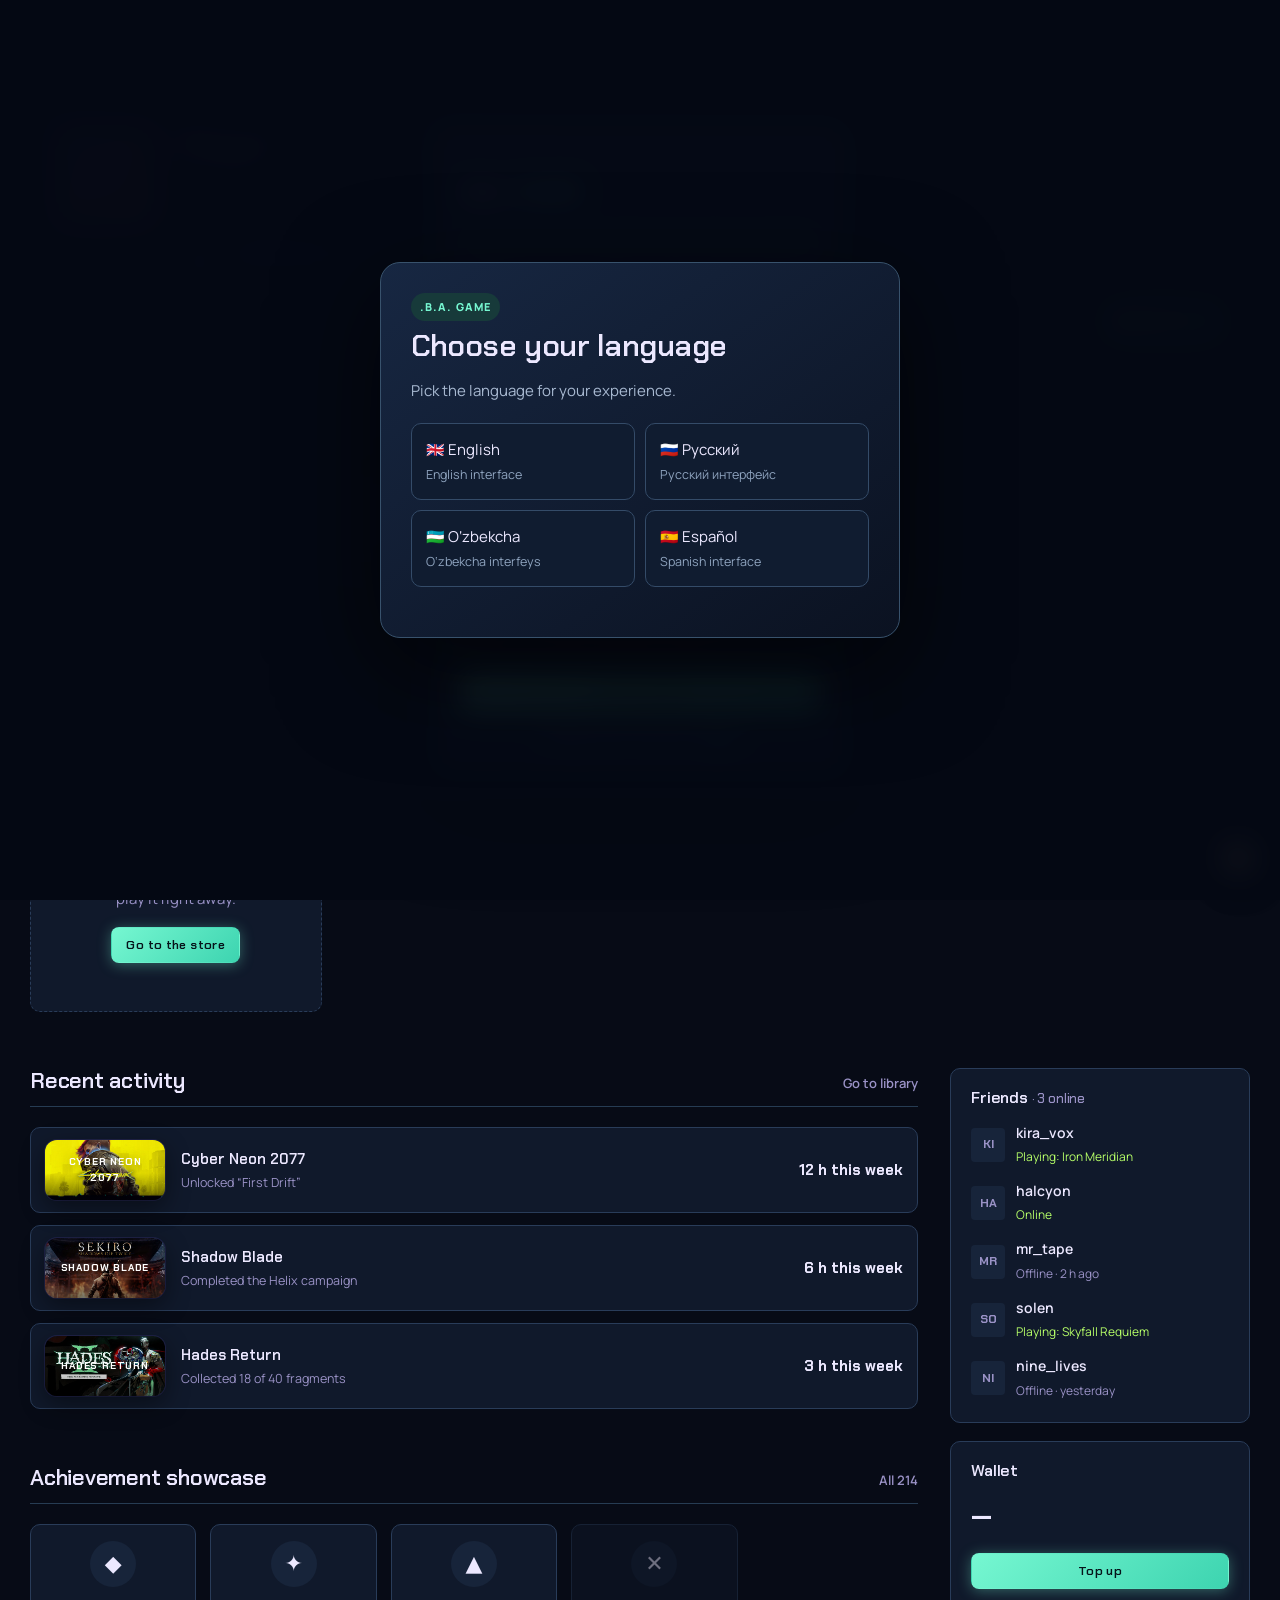
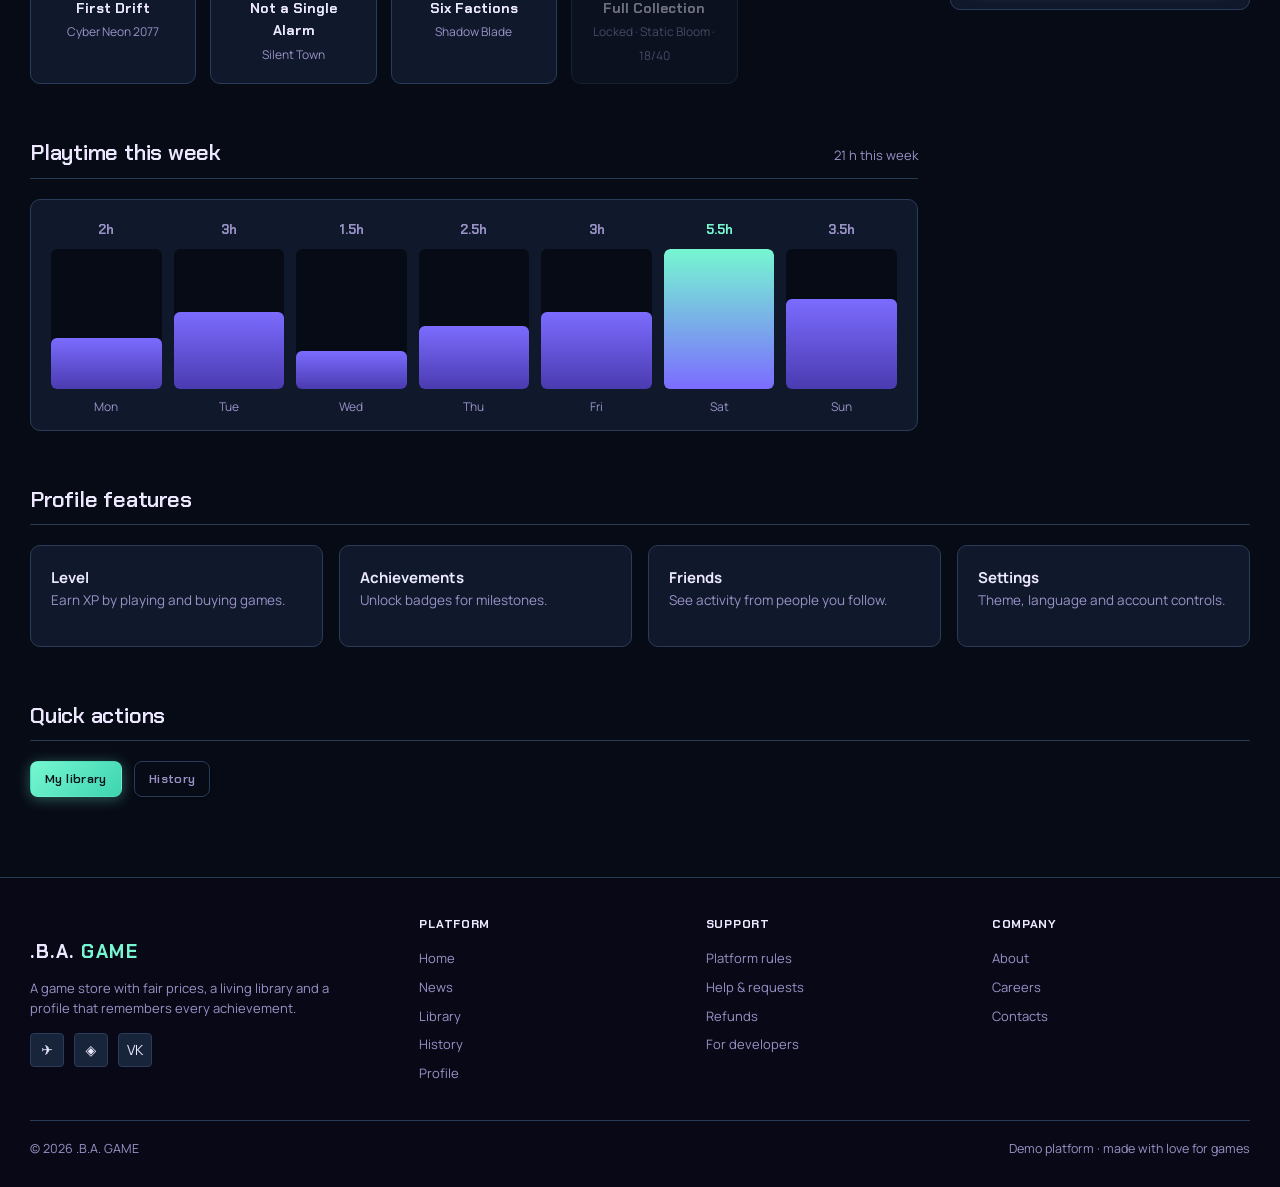
<file: profile.html>
<!DOCTYPE html>
<html lang="en">
<head>
<meta charset="utf-8">
<meta name="description" content=".B.A. GAME profile: level, achievements, activity and friends.">
<meta name="viewport" content="width=device-width, initial-scale=1">
<title>.B.A. GAME — profile</title>
<link rel="preconnect" href="https://fonts.googleapis.com">
<link rel="preconnect" href="https://fonts.gstatic.com" crossorigin>
<link href="https://fonts.googleapis.com/css2?family=Chakra+Petch:wght@500;600;700&family=Manrope:wght@400;500;600;700&display=swap" rel="stylesheet">
<link rel="icon" href="data:image/svg+xml,%3Csvg xmlns='http://www.w3.org/2000/svg' viewBox='0 0 32 32'%3E%3Ctext y='26' font-size='26'%3E%F0%9F%8E%AE%3C/text%3E%3C/svg%3E">
<link rel="stylesheet" href="style.css">
<link rel="stylesheet" href="themes.css">
<script src="theme.js"></script>
<link rel="stylesheet" href="refresh.css">
</head>
<body data-page="profile">

<header class="topbar">
  <div class="topbar__inner">
    <a class="logo" href="index.html">.B.A. <span>GAME</span></a>
    <nav class="nav" id="main-nav">
      <a href="index.html">Home</a>
      <a href="news.html">News</a>
      <a href="library.html">Library</a>
      <a href="history.html">History</a>
      <a href="profile.html" aria-current="page">Profile</a>
    </nav>
    <div class="session" data-session></div>
    <button class="burger" type="button" data-burger aria-expanded="false" aria-controls="main-nav" aria-label="Open menu"><span class="burger__lines"></span></button>
  </div>
</header>

<main class="shell">

  <section class="card-me">
    <div class="card-me__avatar" id="me-avatar">V</div>
    <div class="card-me__info">
      <h1 id="me-nick">Player</h1>
      <p class="card-me__mail" id="me-mail">—</p>
      <p class="card-me__mail" id="me-phone"></p>
      <p class="card-me__status" id="me-status">Last played: —</p>
      <div class="level">
        <span class="level__badge" id="me-level">24</span>
        <div class="level__bar">
          <div class="level__track"><span id="me-xp"></span></div>
          <p>1,340 / 2,000 XP to level 25</p>
        </div>
      </div>
    </div>
    <div class="card-me__actions">
      <button class="btn btn--ghost" type="button" id="edit-status">Edit status</button>
      <button class="btn btn--ghost" type="button" data-logout>Log out</button>
    </div>
  </section>

  <section class="stats" id="stats" aria-label="Statistics"></section>

  <section class="section" id="owned-section" aria-labelledby="owned-title">
    <div class="section__head"><h2 id="owned-title">My purchased games</h2><span class="section__note" id="owned-count"></span></div>
    <div class="grid" id="owned"></div>
  </section>

  <div class="profile-layout">
    <div>
      <section class="section">
        <div class="section__head"><h2>Recent activity</h2><a href="library.html">Go to library</a></div>
        <ul class="activity" id="activity"></ul>
      </section>

      <section class="section">
        <div class="section__head"><h2>Achievement showcase</h2><a href="#">All 214</a></div>
        <div class="awards" id="awards"></div>
      </section>

      <section class="section" id="week-section" aria-labelledby="week-title">
        <div class="section__head"><h2 id="week-title">Playtime this week</h2><span class="section__note" id="week-total"></span></div>
        <div class="week" id="week" role="img" aria-label="Hours played per day over the last seven days"></div>
      </section>
    </div>

    <aside class="side">
      <section class="side__box">
        <h2>Friends <span id="friends-online"></span></h2>
        <ul class="friends" id="friends"></ul>
      </section>
      <section class="side__box">
        <h2>Wallet</h2>
        <p class="wallet" id="wallet">—</p>
        <button class="btn btn--primary btn--block" type="button" data-topup>Top up</button>
      </section>
    </aside>
  </div>

  <!-- extra-sections -->

  <section class="section">
    <div class="section__head"><h2>Profile features</h2></div>
    <div style="display:grid;grid-template-columns:repeat(auto-fit,minmax(180px,1fr));gap:16px">
      <div class="rail__box"><b>Level</b><p class="rail__text">Earn XP by playing and buying games.</p></div>
      <div class="rail__box"><b>Achievements</b><p class="rail__text">Unlock badges for milestones.</p></div>
      <div class="rail__box"><b>Friends</b><p class="rail__text">See activity from people you follow.</p></div>
      <div class="rail__box"><b>Settings</b><p class="rail__text">Theme, language and account controls.</p></div>
    </div>
  </section>
  <section class="section">
    <div class="section__head"><h2>Quick actions</h2></div>
    <div style="display:flex;flex-wrap:wrap;gap:12px">
      <a class="btn btn--primary" href="library.html">My library</a>
      <a class="btn btn--ghost" href="history.html">History</a>
    </div>
  </section>

</main>

<footer class="footer">
  <div class="shell footer__top">
    <div class="footer__brand">
      <p class="logo">.B.A. <span>GAME</span></p>
      <p class="footer__about">A game store with fair prices, a living library and a profile that remembers every achievement.</p>
      <div class="footer__social" aria-label="Social media">
        <a href="#" aria-label="Telegram">✈</a>
        <a href="#" aria-label="Discord">◈</a>
        <a href="#" aria-label="VK">VK</a>
      </div>
    </div>
    <nav class="footer__col" aria-label="Site sections">
      <h3>Platform</h3>
      <a href="index.html">Home</a>
      <a href="news.html">News</a>
      <a href="library.html">Library</a>
      <a href="history.html">History</a>
      <a href="profile.html">Profile</a>
    </nav>
    <nav class="footer__col" aria-label="Support">
      <h3>Support</h3>
      <a href="#">Platform rules</a>
      <a href="#">Help &amp; requests</a>
      <a href="#">Refunds</a>
      <a href="#">For developers</a>
    </nav>
    <nav class="footer__col" aria-label="Company">
      <h3>Company</h3>
      <a href="#">About</a>
      <a href="#">Careers</a>
      <a href="#">Contacts</a>
    </nav>
  </div>
  <div class="shell footer__bottom">
    <span>© 2026 .B.A. GAME</span>
    <span>Demo platform · made with love for games</span>
  </div>
</footer>

<script src="app.js"></script>
<script src="fpgames.js"></script>
<script src="refresh.js"></script>
<script src="features.js"></script>
</body>
</html>
</file>
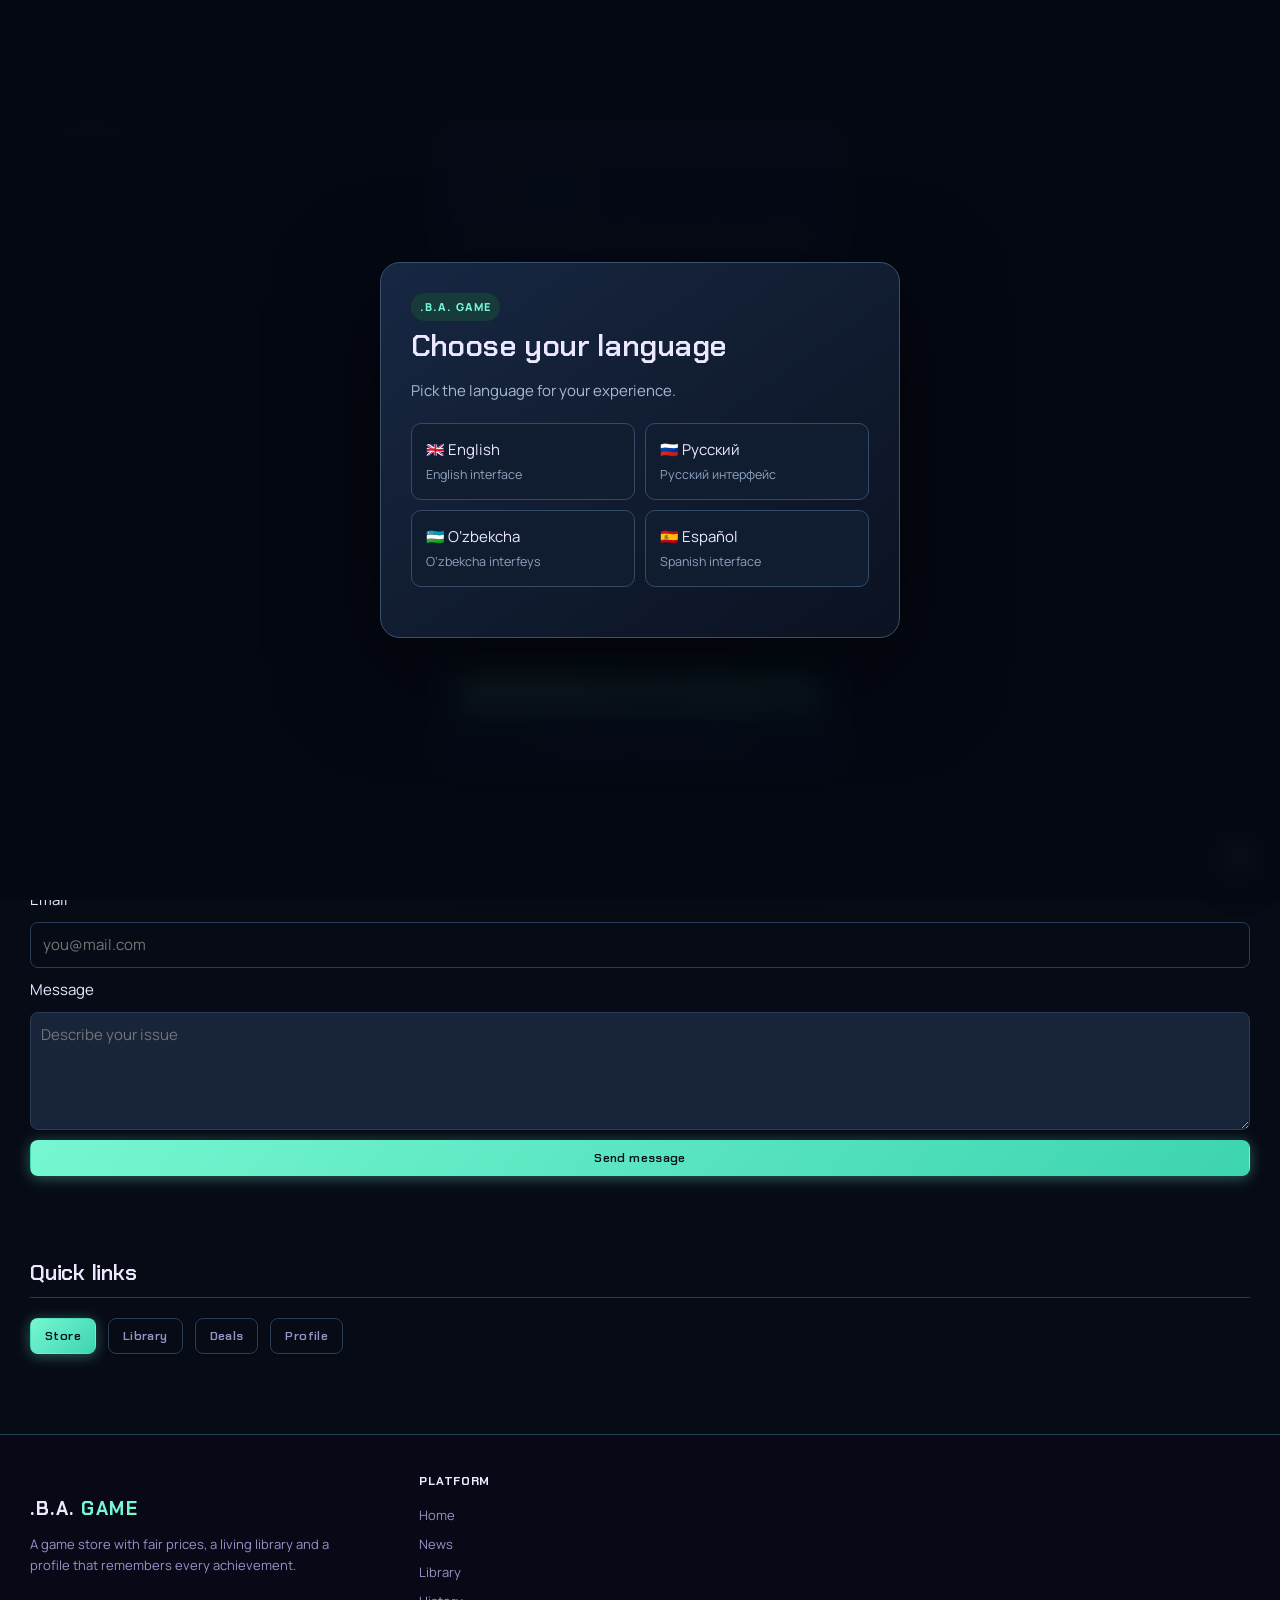
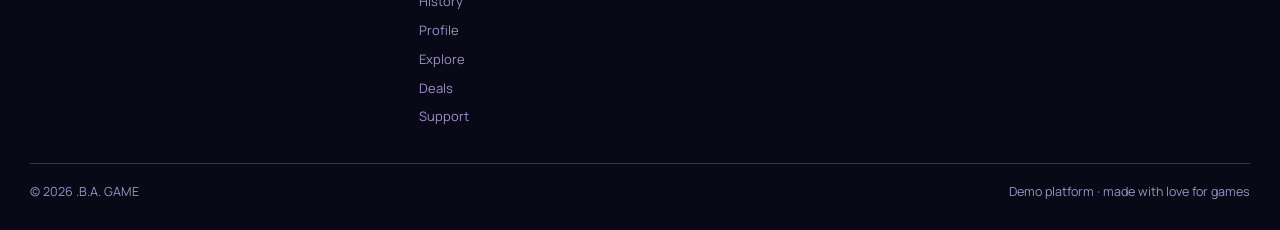
<file: support.html>
<!DOCTYPE html>
<html lang="en">
<head>
<meta charset="utf-8">
<meta name="description" content=".B.A. GAME support: help, refunds, FAQ and contact.">
<meta name="viewport" content="width=device-width, initial-scale=1">
<title>.B.A. GAME — support</title>
<link rel="preconnect" href="https://fonts.googleapis.com">
<link rel="preconnect" href="https://fonts.gstatic.com" crossorigin>
<link href="https://fonts.googleapis.com/css2?family=Chakra+Petch:wght@500;600;700&family=Manrope:wght@400;500;600;700&display=swap" rel="stylesheet">
<link rel="icon" href="data:image/svg+xml,%3Csvg xmlns='http://www.w3.org/2000/svg' viewBox='0 0 32 32'%3E%3Ctext y='26' font-size='26'%3E%F0%9F%8E%AE%3C/text%3E%3C/svg%3E">
<link rel="stylesheet" href="style.css">
<link rel="stylesheet" href="themes.css">
<script src="theme.js"></script>
<link rel="stylesheet" href="refresh.css">
</head>
<body data-page="support">

<header class="topbar">
  <div class="topbar__inner">
    <a class="logo" href="index.html">.B.A. <span>GAME</span></a>
    <nav class="nav" id="main-nav">
      <a href="index.html">Home</a>
      <a href="news.html">News</a>
      <a href="library.html">Library</a>
      <a href="history.html">History</a>
      <a href="profile.html">Profile</a>
      <a href="explore.html">Explore</a>
      <a href="deals.html">Deals</a>
      <a href="support.html" aria-current="page">Support</a>
    </nav>
    <div class="session" data-session></div>
    <button class="burger" type="button" data-burger aria-expanded="false" aria-controls="main-nav" aria-label="Open menu"><span class="burger__lines"></span></button>
  </div>
</header>

<main class="shell">
  <div class="page-head">
    <h1>Support</h1>
    <p>Help center, refunds and answers to common questions.</p>
  </div>

  <section class="section">
    <div class="section__head"><h2>Popular topics</h2></div>
    <div style="display:grid;grid-template-columns:repeat(auto-fit,minmax(200px,1fr));gap:16px">
      <div class="rail__box"><b>Account</b><p class="rail__text">Login, password and profile settings.</p></div>
      <div class="rail__box"><b>Purchases</b><p class="rail__text">Cart, payment and library installs.</p></div>
      <div class="rail__box"><b>Refunds</b><p class="rail__text">14 days · under 2 hours played.</p></div>
      <div class="rail__box"><b>Technical</b><p class="rail__text">Performance, themes and browser demos.</p></div>
    </div>
  </section>

  <section class="section">
    <div class="section__head"><h2>FAQ</h2></div>
    <div class="x-faq">
      <details open><summary>How do I buy a game?</summary><p>Open any cover, press Add to cart, then checkout from the cart drawer. Purchased titles appear in Library.</p></details>
      <details><summary>Can I get a refund?</summary><p>Yes — within 14 days if you played less than 2 hours.</p></details>
      <details><summary>Where is my progress saved?</summary><p>Every session is stored on the History page and linked to your profile.</p></details>
      <details><summary>Do coupons stack with sales?</summary><p>One coupon per order. Sale prices are already discounted; coupons apply on top when allowed.</p></details>
    </div>
  </section>

  <section class="section">
    <div class="section__head"><h2>Contact</h2></div>
    <form class="rail__form" id="support-form" onsubmit="event.preventDefault();document.getElementById('support-status').textContent='Message sent (demo). We will reply soon.';">
      <label for="s-name">Name</label>
      <input id="s-name" required placeholder="Your name">
      <label for="s-mail">Email</label>
      <input id="s-mail" type="email" required placeholder="you@mail.com">
      <label for="s-msg">Message</label>
      <textarea id="s-msg" rows="4" required placeholder="Describe your issue" style="width:100%;padding:10px;border-radius:8px;border:1px solid var(--line);background:var(--panel-2);color:var(--text);font:inherit"></textarea>
      <button class="btn btn--primary" type="submit">Send message</button>
      <span class="rail__status" id="support-status" role="status"></span>
    </form>
  </section>

  <section class="section">
    <div class="section__head"><h2>Quick links</h2></div>
    <div style="display:flex;flex-wrap:wrap;gap:12px">
      <a class="btn btn--primary" href="index.html">Store</a>
      <a class="btn btn--ghost" href="library.html">Library</a>
      <a class="btn btn--ghost" href="deals.html">Deals</a>
      <a class="btn btn--ghost" href="profile.html">Profile</a>
    </div>
  </section>
</main>

<footer class="footer">
  <div class="shell footer__top">
    <div class="footer__brand">
      <p class="logo">.B.A. <span>GAME</span></p>
      <p class="footer__about">A game store with fair prices, a living library and a profile that remembers every achievement.</p>
    </div>
    <nav class="footer__col" aria-label="Site sections">
      <h3>Platform</h3>
      <a href="index.html">Home</a>
      <a href="news.html">News</a>
      <a href="library.html">Library</a>
      <a href="history.html">History</a>
      <a href="profile.html">Profile</a>
      <a href="explore.html">Explore</a>
      <a href="deals.html">Deals</a>
      <a href="support.html">Support</a>
    </nav>
  </div>
  <div class="shell footer__bottom">
    <span>© 2026 .B.A. GAME</span>
    <span>Demo platform · made with love for games</span>
  </div>
</footer>

<script src="app.js"></script>
<script src="fpgames.js"></script>
<script src="refresh.js"></script>
<script src="features.js"></script>
</body>
</html>
</file>
<file: style.css>
:root {
  --void: #0a0818;
  --panel: #14102b;
  --panel-2: #1c1740;
  --line: #2e2760;
  --text: #ece8ff;
  --muted: #9a92c6;
  --amber: #ffc247;
  --violet: #7b5cff;
  --mint: #4fe0b0;
  --danger: #ff4d6d;

  --radius-s: 4px;
  --radius-m: 10px;
  --shell: 1220px;
  --nav-h: 64px;

  --font-display: "Chakra Petch", "Segoe UI", sans-serif;
  --font-body: "Manrope", system-ui, sans-serif;
}

* { box-sizing: border-box; }

html { scroll-behavior: smooth; }

body {
  margin: 0;
  min-height: 100vh;
  background: var(--void);
  background-image:
    radial-gradient(900px 500px at 12% -10%, rgba(123, 92, 255, .22), transparent 60%),
    radial-gradient(700px 400px at 95% 0%, rgba(255, 194, 71, .10), transparent 55%);
  background-attachment: fixed;
  color: var(--text);
  font-family: var(--font-body);
  font-size: 15px;
  line-height: 1.6;
  -webkit-font-smoothing: antialiased;
}

body.is-locked { overflow: hidden; }

h1, h2, h3, h4 {
  font-family: var(--font-display);
  font-weight: 600;
  letter-spacing: -0.01em;
  line-height: 1.15;
  margin: 0;
}

a { color: inherit; text-decoration: none; }

img { max-width: 100%; display: block; }

button, input, select, textarea { font: inherit; color: inherit; }

:focus-visible {
  outline: 2px solid var(--amber);
  outline-offset: 3px;
  border-radius: 2px;
}

.shell {
  width: min(100% - 40px, var(--shell));
  margin-inline: auto;
}



.topbar {
  position: sticky;
  top: 0;
  z-index: 40;
  height: var(--nav-h);
  display: flex;
  align-items: center;
  background: rgba(10, 8, 24, .82);
  backdrop-filter: blur(14px);
  border-bottom: 1px solid var(--line);
}

.topbar__inner {
  display: flex;
  align-items: center;
  gap: 28px;
  width: min(100% - 40px, var(--shell));
  margin-inline: auto;
}

.logo {
  font-family: var(--font-display);
  font-size: 19px;
  font-weight: 700;
  letter-spacing: .04em;
  white-space: nowrap;
}

.logo span { color: var(--amber); }

.nav {
  display: flex;
  gap: 4px;
  margin-right: auto;
  overflow-x: auto;
  scrollbar-width: none;
}

.nav::-webkit-scrollbar { display: none; }

.nav a {
  position: relative;
  padding: 8px 14px;
  border-radius: var(--radius-s);
  color: var(--muted);
  font-size: 14px;
  font-weight: 600;
  white-space: nowrap;
  transition: color .15s, background .15s;
}

.nav a:hover { color: var(--text); background: var(--panel-2); }

.nav a[aria-current="page"] { color: var(--text); }

.nav a[aria-current="page"]::after {
  content: "";
  position: absolute;
  left: 14px;
  right: 14px;
  bottom: -1px;
  height: 2px;
  background: var(--amber);
}

.session {
  display: flex;
  align-items: center;
  gap: 10px;
  font-size: 13px;
  color: var(--muted);
}

.session__avatar {
  width: 32px;
  height: 32px;
  border-radius: var(--radius-s);
  display: grid;
  place-items: center;
  background: linear-gradient(140deg, var(--violet), #ff6a9c);
  font-family: var(--font-display);
  font-weight: 700;
  color: #fff;
}

.session__name { color: var(--text); font-weight: 600; }

.session__wallet { color: var(--mint); font-weight: 600; }



.btn {
  display: inline-flex;
  align-items: center;
  justify-content: center;
  gap: 6px;
  padding: 8px 16px;
  border: 1px solid transparent;
  border-radius: 8px;
  background: var(--panel-2);
  font-family: var(--font-display);
  font-size: 13px;
  font-weight: 600;
  letter-spacing: .03em;
  cursor: pointer;
  transition: background .18s, border-color .18s, transform .12s, box-shadow .18s, color .15s;
  box-shadow: 0 1px 2px rgba(0,0,0,.25);
}

.btn:hover {
  background: #2a2460;
  transform: translateY(-1px);
  box-shadow: 0 4px 14px rgba(0,0,0,.35);
}
.btn:active { transform: translateY(0); box-shadow: 0 1px 2px rgba(0,0,0,.25); }

.btn--primary {
  background: linear-gradient(135deg, #ffc247 0%, #ff9f1a 100%);
  color: #1a1200;
  border-color: transparent;
  box-shadow: 0 2px 12px rgba(255, 194, 71, .35);
}
.btn--primary:hover {
  background: linear-gradient(135deg, #ffd071 0%, #ffb340 100%);
  box-shadow: 0 4px 18px rgba(255, 194, 71, .5);
  transform: translateY(-1px);
}

.btn--play {
  background: linear-gradient(135deg, #4fe0b0 0%, #2bc48a 100%);
  color: #062018;
  box-shadow: 0 2px 12px rgba(79, 224, 176, .3);
}
.btn--play:hover {
  background: linear-gradient(135deg, #6cecc2 0%, #3dd4a0 100%);
  box-shadow: 0 4px 18px rgba(79, 224, 176, .45);
}

.btn--ghost {
  background: transparent;
  border-color: var(--line);
  color: var(--muted);
  box-shadow: none;
}
.btn--ghost:hover {
  background: var(--panel-2);
  color: var(--text);
  border-color: var(--violet);
  box-shadow: 0 2px 10px rgba(123, 92, 255, .2);
}

.btn--block { width: 100%; }
.btn--small { padding: 6px 12px; font-size: 12px; border-radius: 7px; }



.section { margin-top: 56px; }

.section__head {
  display: flex;
  align-items: baseline;
  justify-content: space-between;
  gap: 16px;
  padding-bottom: 12px;
  margin-bottom: 20px;
  border-bottom: 1px solid var(--line);
}

.section__head h2 { font-size: 22px; }

.section__head a { font-size: 13px; color: var(--muted); font-weight: 600; }
.section__head a:hover { color: var(--amber); }



.cover {
  position: relative;
  aspect-ratio: 16 / 9;
  border-radius: 10px;
  overflow: hidden;
  display: grid;
  place-items: center;
  background: var(--panel-2);
}

.cover::before {
  content: "";
  position: absolute;
  inset: 0;
  background: linear-gradient(0deg, rgba(0,0,0,.55), rgba(0,0,0,.05) 45%);
  z-index: 0;
}

.cover::after {
  content: "";
  position: absolute;
  inset: 0;
  background: repeating-linear-gradient(115deg, rgba(255, 255, 255, .05) 0 2px, transparent 2px 9px);
  mix-blend-mode: overlay;
}

.cover[data-game] {
  cursor: pointer;
  transition: filter .15s, transform .1s;
}

.cover[data-game]:hover { filter: brightness(1.12); }
.cover[data-game]:active { transform: scale(.99); }
.cover[data-game]:focus-visible { outline: 2px solid var(--amber); outline-offset: 2px; }

.cover__title {
  position: relative;
  z-index: 1;
  padding: 0 14px;
  font-family: var(--font-display);
  font-size: clamp(14px, 2.2vw, 20px);
  font-weight: 700;
  letter-spacing: .06em;
  text-align: center;
  text-transform: uppercase;
  color: #fff;
  text-shadow: 0 2px 14px rgba(0, 0, 0, .6);
}



.cover {
  background-color: #1b1638;
  background-size: cover;
  background-position: center;
  background-repeat: no-repeat;
}

.cover__hint {
  position: absolute;
  z-index: 2;
  right: 8px;
  bottom: 8px;
  padding: 3px 9px;
  border-radius: 999px;
  background: rgba(10, 8, 24, .72);
  border: 1px solid rgba(236, 232, 255, .22);
  font-size: 11px;
  color: var(--text);
  opacity: 0;
  transform: translateY(4px);
  transition: opacity .16s, transform .16s;
}

.cover[data-game]:hover .cover__hint,
.cover[data-game]:focus-visible .cover__hint { opacity: 1; transform: none; }



.about-site__card {
  display: flex;
  flex-wrap: wrap;
  gap: 28px;
  justify-content: space-between;
  align-items: flex-start;
  padding: 30px 32px;
  border: 1px solid var(--line);
  border-radius: var(--radius-m);
  background: var(--panel);
  background-image: radial-gradient(500px 260px at 100% 0%, rgba(123, 92, 255, .16), transparent 60%);
}

.about-site__text-block { flex: 1 1 360px; }
.about-site__text-block h2 { margin: 6px 0 12px; font-size: clamp(20px, 3vw, 26px); }

.about-site__text {
  margin: 0;
  max-width: 62ch;
  color: var(--muted);
  font-size: 14px;
}

.about-site__stats {
  display: flex;
  flex-wrap: wrap;
  gap: 24px;
  margin: 4px 0 0;
  padding: 0;
  list-style: none;
}

.about-site__stats li {
  display: flex;
  flex-direction: column;
  min-width: 140px;
}

.about-site__stats b { font-family: var(--font-display); font-size: 28px; line-height: 1.1; }
.about-site__stats span { font-size: 12px; color: var(--muted); }



.footer {
  margin-top: 80px;
  padding-top: 40px;
  border-top: 1px solid var(--line);
  background: rgba(10, 8, 24, .6);
}

.footer__top {
  display: grid;
  grid-template-columns: 1.4fr 1fr 1fr 1fr;
  gap: 28px;
  padding-bottom: 32px;
}

.footer__brand .logo { margin-bottom: 10px; }

.footer__about {
  max-width: 320px;
  margin: 0 0 14px;
  color: var(--muted);
  font-size: 13px;
}

.footer__social { display: flex; gap: 10px; }

.footer__social a {
  width: 34px;
  height: 34px;
  display: grid;
  place-items: center;
  border: 1px solid var(--line);
  border-radius: var(--radius-s);
  background: var(--panel-2);
  font-size: 14px;
  transition: border-color .15s, transform .15s;
}

.footer__social a:hover { border-color: var(--amber); transform: translateY(-2px); }

.footer__col h3 {
  margin: 0 0 12px;
  font-size: 12px;
  font-weight: 700;
  text-transform: uppercase;
  letter-spacing: .06em;
  color: var(--text);
}

.footer__col a {
  display: block;
  padding: 4px 0;
  font-size: 13px;
  color: var(--muted);
}

.footer__col a:hover { color: var(--amber); }

.footer__bottom {
  display: flex;
  flex-wrap: wrap;
  justify-content: space-between;
  gap: 12px;
  padding: 18px 0 28px;
  border-top: 1px solid var(--line);
  color: var(--muted);
  font-size: 12.5px;
}

@media (max-width: 760px) {
  .footer__top { grid-template-columns: 1fr 1fr; }
}

@media (max-width: 480px) {
  .about-site__card { padding: 24px 20px; }
  .footer__top { grid-template-columns: 1fr; }
  .footer__bottom { justify-content: center; text-align: center; }
}




.gate {
  position: fixed;
  inset: 0;
  z-index: 100;
  display: grid;
  place-items: center;
  padding: 20px;
  background: rgba(6, 5, 16, .86);
  backdrop-filter: blur(6px);
}

.gate[hidden] { display: none; }

.gate__card {
  width: min(100%, 420px);
  max-height: calc(100vh - 40px);
  overflow-y: auto;
  padding: 30px;
  border: 1px solid var(--line);
  border-radius: var(--radius-m);
  background: var(--panel);
  box-shadow: 0 30px 80px rgba(0, 0, 0, .6);
}

.gate__logo {
  font-family: var(--font-display);
  font-size: 22px;
  font-weight: 700;
  letter-spacing: .05em;
}

.gate__logo span { color: var(--amber); }

.gate__lead {
  margin: 8px 0 24px;
  color: var(--muted);
  font-size: 14px;
}

.field { margin-bottom: 16px; }

.field label {
  display: block;
  margin-bottom: 6px;
  font-size: 13px;
  font-weight: 600;
  color: var(--muted);
}

.field input {
  width: 100%;
  padding: 11px 13px;
  border: 1px solid var(--line);
  border-radius: var(--radius-s);
  background: var(--void);
  transition: border-color .15s;
}

.field input:focus { border-color: var(--violet); outline: none; }

.field input[aria-invalid="true"] { border-color: var(--danger); }

.field__error {
  display: block;
  margin-top: 6px;
  min-height: 16px;
  font-size: 12px;
  color: var(--danger);
}

.gate__row {
  display: flex;
  align-items: flex-start;
  gap: 9px;
  margin: 4px 0 20px;
  font-size: 13px;
  color: var(--muted);
}

.gate__row input { margin-top: 3px; accent-color: var(--amber); }

.gate__switch {
  margin: 18px 0 0;
  text-align: center;
  font-size: 13px;
  color: var(--muted);
}

.gate__switch button {
  border: 0;
  background: none;
  padding: 0;
  color: var(--amber);
  font-weight: 600;
  cursor: pointer;
}

.gate__switch button:hover { text-decoration: underline; }



.game-modal { padding: 0; align-items: stretch; }

.game-modal__card {
  position: relative;
  display: flex;
  flex-direction: column;
  width: min(100%, 760px);
  max-height: min(92vh, 900px);
  margin: auto;
  border: 1px solid var(--line);
  border-radius: var(--radius-m);
  background: var(--panel);
  box-shadow: 0 30px 90px rgba(0, 0, 0, .65);
  overflow: hidden;
}

.game-modal__close {
  position: absolute;
  top: 14px;
  right: 14px;
  z-index: 3;
  width: 36px;
  height: 36px;
  display: grid;
  place-items: center;
  border: 1px solid rgba(236, 232, 255, .25);
  border-radius: 50%;
  background: rgba(10, 8, 24, .7);
  backdrop-filter: blur(6px);
  font-size: 20px;
  line-height: 1;
  cursor: pointer;
  transition: background .15s, transform .15s;
}

.game-modal__close:hover { background: var(--danger); color: #fff; transform: scale(1.06); }

.game-modal__hero {
  position: relative;
  min-height: 230px;
  display: flex;
  align-items: flex-end;
  padding: 24px 26px 20px;
  background-size: cover;
  background-position: center;
  flex: none;
}

.game-modal__hero-text { position: relative; z-index: 1; }

.game-modal__genre {
  margin: 0 0 6px;
  font-size: 12px;
  font-weight: 700;
  letter-spacing: .06em;
  text-transform: uppercase;
  color: var(--amber);
}

.game-modal__card h2 { font-size: clamp(22px, 4vw, 32px); }

.game-modal__short {
  margin: 8px 0 0;
  max-width: 54ch;
  color: #cfc8f2;
  font-size: 14px;
}

.game-modal__scroll {
  flex: 1;
  min-height: 0;
  overflow-y: auto;
  padding: 22px 26px 26px;
}


.facts {
  display: grid;
  grid-template-columns: repeat(auto-fit, minmax(120px, 1fr));
  gap: 10px;
  margin: 0 0 18px;
  padding: 0;
  list-style: none;
}

.facts li {
  padding: 10px 12px;
  border: 1px solid var(--line);
  border-radius: var(--radius-s);
  background: var(--panel-2);
}

.facts span { display: block; font-size: 11px; color: var(--muted); }
.facts b { font-size: 14px; }

.game-modal__tags { margin: 0 0 20px; }
.game-modal__tags[hidden] { display: none; }


.tabs {
  display: flex;
  gap: 4px;
  margin-bottom: 18px;
  padding: 4px;
  border: 1px solid var(--line);
  border-radius: var(--radius-m);
  background: var(--void);
}

.tabs button {
  flex: 1;
  padding: 9px 12px;
  border: 0;
  border-radius: var(--radius-s);
  background: transparent;
  color: var(--muted);
  font-size: 13px;
  font-weight: 600;
  cursor: pointer;
  transition: background .15s, color .15s;
}

.tabs button:hover { color: var(--text); }
.tabs button[aria-selected="true"] { background: var(--violet); color: #fff; }

.pane[hidden] { display: none; }

.game-modal__text { margin: 0; color: var(--muted); }

.game-modal__sub { margin: 22px 0 10px; font-size: 15px; }

.features {
  display: grid;
  grid-template-columns: repeat(auto-fit, minmax(210px, 1fr));
  gap: 8px;
  margin: 0;
  padding: 0;
  list-style: none;
}

.features li {
  position: relative;
  padding-left: 20px;
  font-size: 13.5px;
  color: var(--muted);
}

.features li::before {
  content: "\25C6";
  position: absolute;
  left: 0;
  color: var(--mint);
  font-size: 10px;
}


.shots {
  display: grid;
  grid-template-columns: repeat(auto-fit, minmax(170px, 1fr));
  gap: 10px;
}

.shots img {
  width: 100%;
  aspect-ratio: 16 / 9;
  object-fit: cover;
  border: 1px solid var(--line);
  border-radius: var(--radius-s);
  transition: transform .18s, border-color .18s;
}

.shots img:hover { transform: scale(1.02); border-color: var(--violet); }


.specs { width: 100%; border-collapse: collapse; font-size: 13.5px; }
.specs tr { border-bottom: 1px solid var(--line); }
.specs tr:last-child { border-bottom: 0; }

.specs th {
  width: 42%;
  padding: 11px 0;
  text-align: left;
  font-weight: 600;
  color: var(--muted);
}

.specs td { padding: 11px 0; }


.score {
  display: flex;
  align-items: center;
  gap: 16px;
  margin-bottom: 18px;
  padding: 16px;
  border: 1px solid var(--line);
  border-radius: var(--radius-m);
  background: var(--panel-2);
}

.score > b { font-family: var(--font-display); font-size: 38px; line-height: 1; }
.score span { font-size: 12.5px; color: var(--muted); }
.score__stars span, .card__rating span:not(:last-child) { color: #4b4370; }
.score__stars span.is-on, .card__rating span.is-on { color: var(--amber); }

.reviews { display: grid; gap: 10px; }

.review {
  padding: 14px 16px;
  border: 1px solid var(--line);
  border-radius: var(--radius-m);
  background: var(--panel-2);
}

.review__head {
  display: flex;
  justify-content: space-between;
  gap: 10px;
  margin: 0 0 6px;
  font-size: 13px;
}

.review__head span { color: var(--muted); }
.review__text { margin: 0; font-size: 13.5px; color: var(--muted); }


.game-modal__buy {
  display: flex;
  align-items: center;
  gap: 12px;
  flex-wrap: wrap;
  flex: none;
  padding: 16px 26px;
  border-top: 1px solid var(--line);
  background: var(--void);
}

.game-modal__buy .price { margin-right: auto; }

.btn.is-added { background: var(--mint); border-color: var(--mint); color: #06281e; }



.session__cart {
  position: relative;
  width: 38px;
  height: 36px;
  display: grid;
  place-items: center;
  border: 1px solid var(--line);
  border-radius: var(--radius-s);
  background: var(--panel-2);
  cursor: pointer;
  transition: border-color .15s, background .15s;
}

.session__cart:hover { border-color: var(--amber); background: #221b4d; }
.session__cart-icon { font-size: 15px; line-height: 1; }

.session__cart-count {
  position: absolute;
  top: -7px;
  right: -7px;
  min-width: 19px;
  height: 19px;
  padding: 0 5px;
  display: grid;
  place-items: center;
  border-radius: 999px;
  background: var(--amber);
  color: #241a00;
  font-size: 11px;
  font-weight: 700;
}

.session__cart-count.is-empty { display: none; }

.drawer {
  position: fixed;
  inset: 0;
  z-index: 110;
  display: flex;
  justify-content: flex-end;
  background: rgba(6, 5, 16, .8);
  backdrop-filter: blur(5px);
}

.drawer[hidden] { display: none; }

.drawer__card {
  display: flex;
  flex-direction: column;
  width: min(100%, 420px);
  height: 100%;
  border-left: 1px solid var(--line);
  background: var(--panel);
  animation: drawer-in .22s ease;
}

@keyframes drawer-in { from { transform: translateX(28px); opacity: .4; } to { transform: none; opacity: 1; } }

.drawer__head {
  display: flex;
  align-items: center;
  justify-content: space-between;
  padding: 20px 22px;
  border-bottom: 1px solid var(--line);
}

.drawer__close {
  width: 34px;
  height: 34px;
  border: 1px solid var(--line);
  border-radius: var(--radius-s);
  background: var(--panel-2);
  font-size: 18px;
  cursor: pointer;
}

.drawer__close:hover { background: var(--danger); color: #fff; }

.drawer__body { flex: 1; overflow-y: auto; padding: 16px 22px; }
.drawer__empty { color: var(--muted); font-size: 14px; }

.cart-item {
  display: grid;
  grid-template-columns: 76px 1fr auto auto;
  align-items: center;
  gap: 12px;
  padding: 10px 0;
  border-bottom: 1px solid var(--line);
}

.cart-item__cover { aspect-ratio: 16 / 10; }
.cart-item__body b { display: block; font-size: 14px; }
.cart-item__body span { font-size: 12px; color: var(--muted); }
.cart-item__price { font-weight: 700; font-size: 14px; white-space: nowrap; }

.cart-item__remove {
  width: 28px;
  height: 28px;
  border: 1px solid var(--line);
  border-radius: var(--radius-s);
  background: transparent;
  color: var(--muted);
  cursor: pointer;
}

.cart-item__remove:hover { color: var(--danger); border-color: var(--danger); }

.drawer__foot { padding: 18px 22px 24px; border-top: 1px solid var(--line); background: var(--void); }

.drawer__total {
  display: flex;
  justify-content: space-between;
  align-items: baseline;
  margin: 0 0 14px;
  color: var(--muted);
  font-size: 14px;
}

.drawer__total b { font-family: var(--font-display); font-size: 24px; color: var(--text); }



.toast {
  position: fixed;
  left: 50%;
  bottom: 26px;
  z-index: 200;
  max-width: calc(100% - 32px);
  padding: 12px 20px;
  border: 1px solid var(--line);
  border-radius: 999px;
  background: var(--panel-2);
  box-shadow: 0 16px 40px rgba(0, 0, 0, .5);
  font-size: 13.5px;
  transform: translate(-50%, 20px);
  opacity: 0;
  pointer-events: none;
  transition: opacity .2s, transform .2s;
}

.toast.is-shown { opacity: 1; transform: translate(-50%, 0); }



.card__rating {
  display: flex;
  align-items: center;
  gap: 2px;
  margin: 6px 0 0;
  font-size: 12px;
}

.card__rating span:last-child { margin-left: 6px; color: var(--muted); }

/* btn--small defined with main .btn block */

.post__more {
  padding: 0;
  border: 0;
  background: none;
  color: var(--amber);
  font-size: 13px;
  font-weight: 600;
  cursor: pointer;
}

.post__more:hover { text-decoration: underline; }

@media (prefers-reduced-motion: reduce) {
  * { animation-duration: .01ms !important; transition-duration: .01ms !important; }
}

@media (max-width: 620px) {
  .game-modal__card { max-height: 100vh; border-radius: 0; }
  .game-modal__hero { min-height: 180px; padding: 20px; }
  .game-modal__scroll { padding: 18px 20px 22px; }
  .game-modal__buy { padding: 14px 20px; }
  .game-modal__buy .btn { flex: 1; }
  .cart-item { grid-template-columns: 60px 1fr auto; }
  .cart-item__price { grid-column: 2; }
}




.burger {
  display: none;
  width: 40px;
  height: 36px;
  padding: 0;
  border: 1px solid var(--line);
  border-radius: var(--radius-s);
  background: var(--panel);
  cursor: pointer;
}

.burger__lines,
.burger__lines::before,
.burger__lines::after {
  display: block;
  width: 18px;
  height: 2px;
  margin-inline: auto;
  border-radius: 2px;
  background: var(--text);
  transition: transform .18s, opacity .18s;
}

.burger__lines { position: relative; }

.burger__lines::before,
.burger__lines::after {
  content: "";
  position: absolute;
  left: 0;
}

.burger__lines::before { top: -6px; }
.burger__lines::after { top: 6px; }

.burger[aria-expanded="true"] .burger__lines { background: transparent; }
.burger[aria-expanded="true"] .burger__lines::before { transform: translateY(6px) rotate(45deg); }
.burger[aria-expanded="true"] .burger__lines::after { transform: translateY(-6px) rotate(-45deg); }



@media (max-width: 760px) {
  .topbar__inner { gap: 12px; }

  .burger { display: grid; place-items: center; order: 3; }

  .logo { margin-right: auto; font-size: 17px; }

  .session { order: 2; }
  .session__wallet,
  .session__name { display: none; }

  
  .nav {
    position: absolute;
    top: var(--nav-h);
    left: 0;
    right: 0;
    display: none;
    flex-direction: column;
    gap: 0;
    overflow: visible;
    padding: 8px;
    border-bottom: 1px solid var(--line);
    background: rgba(10, 8, 24, .97);
    backdrop-filter: blur(14px);
    box-shadow: 0 20px 40px rgba(0, 0, 0, .45);
  }

  .nav.is-open { display: flex; }

  .nav a {
    padding: 14px 12px;
    border-radius: var(--radius-s);
    font-size: 16px;
    color: var(--text);
  }

  .nav a + a { border-top: 1px solid var(--line); }

  .nav a[aria-current="page"] { background: var(--panel-2); color: var(--amber); }
  .nav a[aria-current="page"]::after { display: none; }

  .section { margin-top: 40px; }
}

@media (prefers-reduced-motion: reduce) {
  * { animation-duration: .01ms !important; transition-duration: .01ms !important; }
  html { scroll-behavior: auto; }
}





.hero {
  display: grid;
  grid-template-columns: minmax(0, 1.55fr) minmax(0, 1fr);
  gap: 28px;
  margin-top: 36px;
}

.hero__cover { aspect-ratio: 16 / 8.2; }

.hero__cover .cover__title { font-size: clamp(22px, 4vw, 44px); }

.hero__picker {
  display: grid;
  grid-template-columns: repeat(3, 1fr);
  gap: 10px;
  margin: 10px 0 0;
  padding: 0;
  list-style: none;
}

.hero__picker button {
  width: 100%;
  padding: 0;
  border: 1px solid transparent;
  border-radius: var(--radius-s);
  background: none;
  cursor: pointer;
  opacity: .55;
  transition: opacity .15s, border-color .15s;
}

.hero__picker button:hover { opacity: .85; }

.hero__picker button[aria-pressed="true"] { opacity: 1; border-color: var(--amber); }

.hero__picker .cover { aspect-ratio: 16 / 7; }
.hero__picker .cover__title { font-size: 11px; letter-spacing: .1em; }

.hero__info {
  display: flex;
  flex-direction: column;
  padding: 24px;
  border: 1px solid var(--line);
  border-radius: 14px;
  background: var(--panel);
  box-shadow: 0 8px 28px rgba(0, 0, 0, .25);
}

.hero__kicker {
  margin: 0 0 10px;
  font-size: 13px;
  font-weight: 600;
  color: var(--amber);
}

.hero__info h1 { font-size: clamp(28px, 3.4vw, 38px); }

.hero__text {
  margin: 14px 0 0;
  max-width: 44ch;
  color: var(--muted);
}

.tags {
  display: flex;
  flex-wrap: wrap;
  gap: 8px;
  margin: 20px 0 0;
  padding: 0;
  list-style: none;
}

.tags li {
  padding: 5px 11px;
  border: 1px solid var(--line);
  border-radius: 40px;
  font-size: 12px;
  font-weight: 600;
  color: var(--muted);
}

.hero__buy {
  display: flex;
  flex-wrap: wrap;
  gap: 8px;
  align-items: center;
  margin-top: auto;
  padding-top: 22px;
}

/* Promo banners */
.banners {
  display: grid;
  grid-template-columns: repeat(3, 1fr);
  gap: 16px;
  margin-top: 36px;
}

.banner {
  position: relative;
  display: flex;
  flex-direction: column;
  justify-content: flex-end;
  min-height: 140px;
  padding: 18px 20px;
  border-radius: 14px;
  border: 1px solid var(--line);
  overflow: hidden;
  background: var(--panel-2);
  background-size: cover;
  background-position: center;
  text-decoration: none;
  transition: transform .2s, box-shadow .2s, border-color .2s;
}

.banner::before {
  content: "";
  position: absolute;
  inset: 0;
  background: linear-gradient(160deg, transparent 20%, rgba(8, 6, 20, .85) 75%);
  z-index: 0;
}

.banner > * { position: relative; z-index: 1; }

.banner:hover {
  transform: translateY(-3px);
  border-color: var(--amber);
  box-shadow: 0 14px 36px rgba(0, 0, 0, .45);
}

.banner__tag {
  display: inline-block;
  align-self: flex-start;
  padding: 3px 9px;
  margin-bottom: 8px;
  border-radius: 999px;
  background: var(--amber);
  color: #1a1200;
  font-size: 11px;
  font-weight: 700;
  letter-spacing: .04em;
  text-transform: uppercase;
}

.banner__title {
  margin: 0 0 4px;
  font-family: var(--font-display);
  font-size: 17px;
  font-weight: 700;
  line-height: 1.2;
}

.banner__text {
  margin: 0;
  font-size: 12.5px;
  color: var(--muted);
  max-width: 28ch;
}

.banner--wide {
  grid-column: 1 / -1;
  min-height: 160px;
  flex-direction: row;
  align-items: flex-end;
  justify-content: space-between;
  gap: 20px;
  padding: 24px 28px;
}

.banner--wide .banner__title { font-size: 22px; }
.banner--wide .banner__text { max-width: 40ch; }

@media (max-width: 900px) {
  .banners { grid-template-columns: 1fr 1fr; }
  .banner--wide { grid-column: 1 / -1; }
}

@media (max-width: 560px) {
  .banners { grid-template-columns: 1fr; }
}

.price {
  display: flex;
  align-items: center;
  gap: 9px;
  margin-right: auto;
  font-family: var(--font-display);
}

.price__off {
  padding: 3px 8px;
  border-radius: 6px;
  background: linear-gradient(135deg, #4fe0b0, #2bc48a);
  color: #062018;
  font-weight: 700;
  font-size: 12px;
  letter-spacing: .02em;
}

.price__old { color: var(--muted); text-decoration: line-through; font-size: 14px; }
.price__now { font-size: 22px; font-weight: 700; }



.grid {
  display: grid;
  grid-template-columns: repeat(auto-fill, minmax(230px, 1fr));
  gap: 18px;
}

.card {
  display: flex;
  flex-direction: column;
  border: 1px solid var(--line);
  border-radius: 12px;
  background: var(--panel);
  overflow: hidden;
  transition: border-color .2s, transform .2s, box-shadow .2s;
}

.card:hover {
  border-color: var(--violet);
  transform: translateY(-4px);
  box-shadow: 0 12px 32px rgba(0, 0, 0, .4);
}

.card__body {
  display: flex;
  flex-direction: column;
  gap: 6px;
  padding: 14px 15px 16px;
}

.card__title { font-size: 16px; }

.card__meta { font-size: 12.5px; color: var(--muted); }

.card__price {
  display: flex;
  align-items: center;
  gap: 8px;
  margin-top: 8px;
  font-family: var(--font-display);
  font-weight: 700;
}

.card__price .price__now { font-size: 17px; }



.chart {
  margin: 0;
  padding: 0;
  list-style: none;
  border: 1px solid var(--line);
  border-radius: var(--radius-m);
  background: var(--panel);
  overflow: hidden;
}

.chart li {
  display: grid;
  grid-template-columns: 34px 132px minmax(0, 1fr) auto;
  gap: 16px;
  align-items: center;
  padding: 12px 16px;
  border-bottom: 1px solid var(--line);
}

.chart li:last-child { border-bottom: 0; }
.chart li:hover { background: var(--panel-2); }

.chart__rank {
  font-family: var(--font-display);
  font-size: 18px;
  font-weight: 700;
  color: var(--muted);
  text-align: center;
}

.chart__thumb { aspect-ratio: 16 / 7; }
.chart__thumb .cover__title { font-size: 10px; letter-spacing: .1em; }

.chart__name { font-family: var(--font-display); font-size: 15px; font-weight: 600; }
.chart__genre { font-size: 12.5px; color: var(--muted); }
.chart__price { font-family: var(--font-display); font-weight: 700; white-space: nowrap; }

@media (max-width: 960px) {
  .hero { grid-template-columns: 1fr; }
}

@media (max-width: 620px) {
  .chart li { grid-template-columns: 28px minmax(0, 1fr) auto; }
  .chart__thumb { display: none; }
}





.page-head { margin: 40px 0 26px; }
.page-head h1 { font-size: clamp(28px, 4vw, 38px); }
.page-head p { margin: 10px 0 0; color: var(--muted); max-width: 52ch; }

.visually-hidden {
  position: absolute;
  width: 1px; height: 1px;
  margin: -1px; padding: 0;
  overflow: hidden; clip: rect(0 0 0 0);
  white-space: nowrap; border: 0;
}

.filters {
  display: flex;
  flex-wrap: wrap;
  gap: 8px;
  padding-bottom: 20px;
  border-bottom: 1px solid var(--line);
}

.filters button {
  padding: 7px 14px;
  border: 1px solid var(--line);
  border-radius: 40px;
  background: transparent;
  color: var(--muted);
  font-size: 13px;
  font-weight: 600;
  cursor: pointer;
  transition: color .15s, background .15s, border-color .15s;
}

.filters button:hover { color: var(--text); }

.filters button[aria-pressed="true"] {
  background: var(--amber);
  border-color: var(--amber);
  color: #1a1200;
}

.news-layout {
  display: grid;
  grid-template-columns: minmax(0, 1fr) 300px;
  gap: 32px;
  margin-top: 28px;
}

.feed { display: grid; gap: 18px; }

.post {
  display: grid;
  grid-template-columns: 220px minmax(0, 1fr);
  gap: 20px;
  padding: 16px;
  border: 1px solid var(--line);
  border-radius: var(--radius-m);
  background: var(--panel);
}

.post:hover { border-color: var(--violet); }

.post__cover { aspect-ratio: 16 / 9; }
.post__cover .cover__title { font-size: 13px; }

.post__body { display: flex; flex-direction: column; }

.post__meta {
  display: flex;
  flex-wrap: wrap;
  gap: 10px;
  align-items: center;
  margin: 0 0 8px;
  font-size: 12.5px;
  color: var(--muted);
}

.post__topic {
  padding: 3px 9px;
  border-radius: var(--radius-s);
  background: var(--panel-2);
  color: var(--amber);
  font-weight: 600;
}

.post__title { font-size: 19px; }

.post__text { margin: 10px 0 0; color: var(--muted); max-width: 62ch; }

.post__more {
  margin-top: auto;
  padding-top: 14px;
  font-size: 13px;
  font-weight: 700;
  font-family: var(--font-display);
  color: var(--amber);
}

.post__more:hover { text-decoration: underline; }

.feed__empty {
  padding: 40px 20px;
  border: 1px dashed var(--line);
  border-radius: var(--radius-m);
  text-align: center;
  color: var(--muted);
}

.rail { display: grid; gap: 18px; align-content: start; }

.rail__box {
  padding: 20px;
  border: 1px solid var(--line);
  border-radius: var(--radius-m);
  background: var(--panel);
}

.rail__box h2 { font-size: 16px; margin-bottom: 14px; }

.rail__text { margin: 0 0 14px; font-size: 13.5px; color: var(--muted); }

.dates { margin: 0; padding: 0; list-style: none; display: grid; gap: 12px; }

.dates li {
  display: grid;
  grid-template-columns: 48px minmax(0, 1fr);
  gap: 12px;
  align-items: center;
}

.dates time {
  padding: 6px 0;
  border-radius: var(--radius-s);
  background: var(--panel-2);
  font-family: var(--font-display);
  font-size: 12px;
  font-weight: 700;
  text-align: center;
  color: var(--amber);
}

.dates p { margin: 0; font-size: 13.5px; }
.dates span { display: block; font-size: 12px; color: var(--muted); }

.rail__form { display: grid; gap: 10px; }

.rail__form input {
  width: 100%;
  padding: 10px 12px;
  border: 1px solid var(--line);
  border-radius: var(--radius-s);
  background: var(--void);
}

.rail__form input:focus { border-color: var(--violet); outline: none; }

.rail__status { min-height: 18px; font-size: 12.5px; color: var(--mint); }

@media (max-width: 960px) {
  .news-layout { grid-template-columns: 1fr; }
}

@media (max-width: 620px) {
  .post { grid-template-columns: 1fr; }
}





.lib {
  display: grid;
  grid-template-columns: 250px minmax(0, 1fr);
  gap: 32px;
  margin-top: 36px;
  align-items: start;
}

.lib__side { display: grid; gap: 18px; position: sticky; top: calc(var(--nav-h) + 20px); }

.lib__side input[type="search"] {
  width: 100%;
  padding: 10px 13px;
  border: 1px solid var(--line);
  border-radius: var(--radius-s);
  background: var(--panel);
}

.lib__side input[type="search"]:focus { border-color: var(--violet); outline: none; }

.lib__filters { display: grid; gap: 4px; }

.lib__filters button {
  display: flex;
  justify-content: space-between;
  align-items: center;
  gap: 10px;
  padding: 8px 12px;
  border: 1px solid transparent;
  border-radius: 8px;
  background: transparent;
  color: var(--muted);
  font-family: var(--font-body);
  font-size: 13px;
  font-weight: 600;
  text-align: left;
  cursor: pointer;
  transition: background .15s, color .15s, border-color .15s, box-shadow .15s;
}

.lib__filters button:hover {
  background: var(--panel);
  color: var(--text);
  border-color: var(--line);
}

.lib__filters button[aria-pressed="true"] {
  background: var(--panel-2);
  color: var(--text);
  border-color: transparent;
  box-shadow: inset 3px 0 0 var(--amber);
}

.lib__filters span {
  min-width: 22px;
  padding: 2px 7px;
  border-radius: 999px;
  background: rgba(255,255,255,.06);
  color: var(--muted);
  font-size: 11px;
  font-weight: 600;
  text-align: center;
}

.lib__filters button[aria-pressed="true"] span {
  background: rgba(255, 194, 71, .18);
  color: var(--amber);
}

.lib__disk {
  padding: 16px;
  border: 1px solid var(--line);
  border-radius: var(--radius-m);
  background: var(--panel);
}

.lib__disk h2 { font-size: 14px; }

.lib__disk-value {
  margin: 8px 0 10px;
  font-family: var(--font-display);
  font-size: 20px;
  font-weight: 700;
}

.lib__disk-note { margin: 10px 0 0; font-size: 12px; color: var(--muted); }

.bar {
  height: 6px;
  border-radius: 40px;
  background: var(--void);
  overflow: hidden;
}

.bar__fill {
  display: block;
  height: 100%;
  width: 0;
  border-radius: 40px;
  background: linear-gradient(90deg, var(--violet), var(--amber));
}

.lib__head {
  display: flex;
  align-items: baseline;
  justify-content: space-between;
  gap: 16px;
  padding-bottom: 14px;
  margin-bottom: 20px;
  border-bottom: 1px solid var(--line);
}

.lib__head h1 { font-size: clamp(24px, 3vw, 32px); }
.lib__head p { margin: 0; color: var(--muted); font-size: 13px; }

.lib__grid {
  display: grid;
  grid-template-columns: repeat(auto-fill, minmax(250px, 1fr));
  gap: 18px;
}

.game {
  display: flex;
  flex-direction: column;
  border: 1px solid var(--line);
  border-radius: 12px;
  background: var(--panel);
  overflow: hidden;
  transition: border-color .2s, transform .2s, box-shadow .2s;
}

.game:hover {
  border-color: var(--violet);
  transform: translateY(-3px);
  box-shadow: 0 10px 28px rgba(0, 0, 0, .35);
}

.game__cover { aspect-ratio: 16 / 9; border-radius: 0; }

.game__body { display: grid; gap: 8px; padding: 12px 14px 14px; }

.game__title { font-size: 15px; }

.game__stat { display: flex; justify-content: space-between; gap: 10px; font-size: 12px; color: var(--muted); }

.game__state {
  font-weight: 700;
  font-family: var(--font-display);
  font-size: 11px;
  letter-spacing: .03em;
}

.game__state[data-state="Installed"] { color: var(--mint); }
.game__state[data-state="Updating"] { color: var(--amber); }
.game__state[data-state="Not installed"] { color: var(--muted); }

.game__progress { display: grid; gap: 5px; }
.game__progress p { margin: 0; font-size: 11.5px; color: var(--muted); display: flex; justify-content: space-between; }

.game__actions {
  display: flex;
  gap: 6px;
  margin-top: 6px;
}

.game__actions .btn {
  flex: 1;
  padding: 6px 10px;
  font-size: 12px;
  border-radius: 7px;
  min-height: 32px;
}

.game__actions .btn--ghost {
  flex: 0 0 auto;
  padding: 6px 12px;
}

.lib__empty {
  padding: 40px 20px;
  border: 1px dashed var(--line);
  border-radius: var(--radius-m);
  text-align: center;
  color: var(--muted);
}

@media (max-width: 900px) {
  .lib { grid-template-columns: 1fr; }
  .lib__side { position: static; }
  .lib__filters { grid-auto-flow: column; grid-auto-columns: max-content; overflow-x: auto; }
}





.card-me {
  display: grid;
  grid-template-columns: 96px minmax(0, 1fr) auto;
  gap: 24px;
  align-items: start;
  margin-top: 36px;
  padding: 26px;
  border: 1px solid var(--line);
  border-radius: var(--radius-m);
  background:
    linear-gradient(120deg, rgba(123, 92, 255, .22), transparent 55%),
    var(--panel);
}

.card-me__avatar {
  width: 96px;
  height: 96px;
  display: grid;
  place-items: center;
  border-radius: var(--radius-m);
  background: linear-gradient(140deg, var(--violet), #ff6a9c);
  font-family: var(--font-display);
  font-size: 34px;
  font-weight: 700;
  color: #fff;
}

.card-me__info h1 { font-size: clamp(24px, 3vw, 32px); }

.card-me__mail { margin: 6px 0 0; font-size: 13.5px; color: var(--muted); }

.card-me__status {
  margin: 10px 0 0;
  font-size: 14px;
  color: var(--mint);
  font-weight: 600;
}

.card-me__actions { display: grid; gap: 8px; }

.level {
  display: flex;
  align-items: center;
  gap: 14px;
  margin-top: 18px;
}

.level__badge {
  width: 44px;
  height: 44px;
  display: grid;
  place-items: center;
  border: 2px solid var(--amber);
  border-radius: 50%;
  font-family: var(--font-display);
  font-size: 17px;
  font-weight: 700;
}

.level__bar { flex: 1; max-width: 360px; }

.level__bar p { margin: 6px 0 0; font-size: 12px; color: var(--muted); }

.level__track {
  height: 7px;
  border-radius: 40px;
  background: var(--void);
  overflow: hidden;
}

.level__track span {
  display: block;
  height: 100%;
  width: 0;
  background: linear-gradient(90deg, var(--violet), var(--amber));
}



.stats {
  display: grid;
  grid-template-columns: repeat(auto-fit, minmax(160px, 1fr));
  gap: 14px;
  margin-top: 18px;
}

.stat {
  padding: 16px 18px;
  border: 1px solid var(--line);
  border-radius: var(--radius-m);
  background: var(--panel);
}

.stat b {
  display: block;
  font-family: var(--font-display);
  font-size: 26px;
  font-weight: 700;
}

.stat span { font-size: 13px; color: var(--muted); }



.profile-layout {
  display: grid;
  grid-template-columns: minmax(0, 1fr) 300px;
  gap: 32px;
}



.activity {
  margin: 0;
  padding: 0;
  list-style: none;
  display: grid;
  gap: 12px;
}

.activity li {
  display: grid;
  grid-template-columns: 120px minmax(0, 1fr) auto;
  gap: 16px;
  align-items: center;
  padding: 12px 14px;
  border: 1px solid var(--line);
  border-radius: var(--radius-m);
  background: var(--panel);
}

.activity .cover { aspect-ratio: 16 / 8; }
.activity .cover__title { font-size: 10px; letter-spacing: .08em; }

.activity__name { font-family: var(--font-display); font-weight: 600; margin: 0; }
.activity__note { margin: 2px 0 0; font-size: 12.5px; color: var(--muted); }
.activity__hours { font-family: var(--font-display); font-weight: 700; white-space: nowrap; }



.awards {
  display: grid;
  grid-template-columns: repeat(auto-fill, minmax(150px, 1fr));
  gap: 14px;
}

.award {
  padding: 16px;
  border: 1px solid var(--line);
  border-radius: var(--radius-m);
  background: var(--panel);
  text-align: center;
}

.award__icon {
  width: 46px;
  height: 46px;
  margin: 0 auto 10px;
  display: grid;
  place-items: center;
  border-radius: 50%;
  background: var(--panel-2);
  font-size: 22px;
}

.award b { display: block; font-family: var(--font-display); font-size: 14px; }
.award span { font-size: 12px; color: var(--muted); }

.award--locked { opacity: .45; }



.side { display: grid; gap: 18px; align-content: start; margin-top: 56px; }

.side__box {
  padding: 20px;
  border: 1px solid var(--line);
  border-radius: var(--radius-m);
  background: var(--panel);
}

.side__box h2 { font-size: 16px; margin-bottom: 14px; }
.side__box h2 span { color: var(--muted); font-weight: 500; font-size: 13px; }

.friends { margin: 0; padding: 0; list-style: none; display: grid; gap: 12px; }

.friends li { display: grid; grid-template-columns: 34px minmax(0, 1fr); gap: 11px; align-items: center; }

.friends__avatar {
  width: 34px;
  height: 34px;
  display: grid;
  place-items: center;
  border-radius: var(--radius-s);
  background: var(--panel-2);
  font-family: var(--font-display);
  font-weight: 700;
  font-size: 13px;
}

.friends b { display: block; font-size: 14px; font-weight: 600; }
.friends span { font-size: 12px; color: var(--muted); }
.friends span.is-online { color: var(--mint); }

.wallet {
  margin: 0 0 14px;
  font-family: var(--font-display);
  font-size: 28px;
  font-weight: 700;
}

@media (max-width: 960px) {
  .profile-layout { grid-template-columns: 1fr; }
  .side { margin-top: 32px; }
}

@media (max-width: 720px) {
  .card-me { grid-template-columns: 1fr; }
  .card-me__actions { grid-auto-flow: column; }
  .activity li { grid-template-columns: minmax(0, 1fr) auto; }
  .activity .cover { display: none; }
}

[hidden] { display: none !important; }


.activity .cover__hint,
.chart__thumb .cover__hint,
.cart-item__cover .cover__hint { display: none; }



.topup { z-index: 120; }
.topup__card { position: relative; width: min(100%, 440px); }
.topup__close {
  position: absolute; top: 10px; right: 12px;
  width: 34px; height: 34px; border: 0; border-radius: 50%;
  background: transparent; color: var(--muted); font-size: 24px; line-height: 1; cursor: pointer;
}
.topup__close:hover { background: var(--panel-2); color: var(--text); }
.topup__title { font-family: var(--font-display); font-size: 22px; margin: 0 0 6px; }
.topup__balance { margin: 0 0 18px; color: var(--muted); font-size: 14px; }
.topup__balance b { color: var(--mint); }
.topup__chips { display: flex; flex-wrap: wrap; gap: 8px; margin-bottom: 16px; }
.topup__chip {
  padding: 8px 14px; border: 1px solid var(--line); border-radius: 999px;
  background: transparent; color: var(--text); font: inherit; font-size: 13.5px; cursor: pointer;
}
.topup__chip:hover { background: var(--panel-2); }
.topup__chip[aria-pressed="true"] { background: var(--amber); border-color: var(--amber); color: #1a1200; font-weight: 600; }
.topup__methods { display: grid; grid-template-columns: 1fr 1fr; gap: 6px; margin-bottom: 16px; }
.topup__methods button {
  padding: 10px; border: 1px solid var(--line); border-radius: var(--radius-s);
  background: transparent; color: var(--muted); font: inherit; font-size: 13.5px; cursor: pointer;
}
.topup__methods button.is-active { border-color: var(--violet); background: var(--panel-2); color: var(--text); }
.topup__row { display: grid; grid-template-columns: 1fr 1fr; gap: 12px; }
.topup__sbp { margin: 0 0 16px; color: var(--muted); font-size: 13.5px; }
.topup__note { margin: 14px 0 0; color: var(--muted); font-size: 12px; text-align: center; }

button.session__wallet {
  padding: 6px 12px; border: 1px solid var(--line); border-radius: 999px;
  background: transparent; font: inherit; font-size: 14px; cursor: pointer;
}
button.session__wallet:hover { background: var(--panel-2); }
button.session__wallet span { color: var(--amber); margin-left: 2px; }

/* ---------- Mini-game overlay ---------- */
.arcade { position: fixed; inset: 0; z-index: 200; background: rgba(6,4,16,.94); display: grid; place-items: center; padding: 16px; }
.arcade[hidden] { display: none; }
.arcade__card { width: min(680px, 100%); }
.arcade__bar { display: flex; flex-wrap: wrap; align-items: center; gap: 8px 18px; margin-bottom: 10px; font-size: 14px; color: var(--muted); }
.arcade__bar > b { font-family: var(--font-display); font-size: 20px; color: var(--text); margin-right: auto; }
.arcade__bar span b { color: var(--amber); font-family: var(--font-display); }
.arcade__stage { position: relative; border: 1px solid var(--line); border-radius: var(--radius-m); overflow: hidden; background: var(--panel) center / cover; cursor: crosshair; touch-action: none; }
.arcade__stage canvas { display: block; width: 100%; height: auto; }
.arcade__msg { position: absolute; inset: 0; display: grid; place-content: center; gap: 8px; text-align: center; background: rgba(10,8,24,.55); padding: 20px; }
.arcade__msg[hidden] { display: none; }
.arcade__msg b { font-family: var(--font-display); font-size: 28px; }
.arcade__msg span { color: var(--muted); }
.arcade__help { margin: 10px 0 0; font-size: 12px; color: var(--muted); }

/* ---------- Play history ---------- */
.lib__history-head { display: flex; align-items: center; justify-content: space-between; gap: 8px; }
.lib__history-clear {
  background: none;
  border: 1px solid transparent;
  border-radius: 6px;
  padding: 4px 8px;
  color: var(--muted);
  font-size: 11.5px;
  font-weight: 600;
  cursor: pointer;
  transition: color .15s, background .15s, border-color .15s;
}
.lib__history-clear:hover {
  color: var(--text);
  background: var(--panel-2);
  border-color: var(--line);
}
.history { list-style: none; margin: 12px 0 0; padding: 0; display: grid; gap: 10px; }
.history li { display: grid; gap: 2px; padding-bottom: 10px; border-bottom: 1px solid var(--line); }
.history li:last-child { border-bottom: 0; padding-bottom: 0; }
.history b { font-size: 14px; }
.history span, .history__empty { font-size: 12px; color: var(--muted); }
.lastplayed {
  display: flex;
  align-items: center;
  justify-content: space-between;
  gap: 16px;
  margin-bottom: 18px;
  padding: 14px 18px;
  background: var(--panel);
  border: 1px solid var(--line);
  border-left: 3px solid var(--mint);
  border-radius: 12px;
}
.lastplayed[hidden] { display: none; }
.lastplayed div { display: grid; gap: 2px; }
.lastplayed span { font-size: 11px; letter-spacing: .08em; text-transform: uppercase; color: var(--mint); }
.lastplayed b { font-family: var(--font-display); font-size: 18px; }
.lastplayed em { font-style: normal; font-size: 12.5px; color: var(--muted); }
.lastplayed .btn {
  padding: 6px 14px;
  font-size: 12px;
  flex-shrink: 0;
  min-height: 32px;
}


/* ============================================================
   Added: coming soon, poll, recommendations, weekly playtime,
   history page, personal bests
   ============================================================ */

.section__note { font-size: 13px; color: var(--muted); }
.filters[hidden], .section[hidden] { display: none; }
.tags--tight { margin-top: 4px; }

/* ---------- Home: coming soon ---------- */
.soon { display: grid; grid-template-columns: repeat(auto-fit, minmax(290px, 1fr)); gap: 18px; }
.soon__card { display: flex; flex-direction: column; border: 1px solid var(--line); border-radius: var(--radius-m); background: var(--panel); overflow: hidden; }
.soon__card:hover { border-color: var(--violet); }
.soon__cover { border-radius: 0; }
.soon__body { display: flex; flex-direction: column; gap: 8px; padding: 16px 18px 18px; flex: 1; }
.soon__date { margin: 0; font-size: 11.5px; font-weight: 700; letter-spacing: .08em; text-transform: uppercase; color: var(--mint); }
.soon__body h3 { font-size: 20px; }
.soon__text { margin: 0; font-size: 13.5px; color: var(--muted); }
.soon__foot { display: flex; flex-wrap: wrap; align-items: center; gap: 10px; margin-top: auto; padding-top: 12px; }
.soon__foot .price__now { margin-right: auto; font-size: 18px; }

/* ---------- News: community poll ---------- */
.poll { padding: 22px; border: 1px solid var(--line); border-radius: var(--radius-m); background: var(--panel); }
.poll__options { display: grid; grid-template-columns: repeat(auto-fit, minmax(240px, 1fr)); gap: 14px; }
.poll__opt { position: relative; display: flex; align-items: center; justify-content: space-between; gap: 12px; padding: 16px 18px 20px; border: 1px solid var(--line); border-radius: var(--radius-m); background: var(--void); color: var(--text); font: inherit; font-weight: 600; text-align: left; cursor: pointer; overflow: hidden; }
.poll__opt:hover:not(:disabled) { border-color: var(--amber); }
.poll__opt:disabled { cursor: default; opacity: .9; }
.poll__opt.is-mine { border-color: var(--mint); }
.poll__pct { font-family: var(--font-display); color: var(--amber); }
.poll__bar { position: absolute; left: 0; right: 0; bottom: 0; height: 5px; background: transparent; }
.poll__bar span { display: block; height: 100%; background: linear-gradient(90deg, var(--violet), var(--amber)); transition: width .5s ease; }
.poll__note { margin: 14px 0 0; font-size: 13px; color: var(--muted); }

/* ---------- Library: recommendations ---------- */
.recs__why { margin: 0; font-size: 12px; color: var(--mint); }
#recs-section { margin-top: 48px; }

/* ---------- Profile: weekly playtime ---------- */
.week { display: grid; grid-template-columns: repeat(7, 1fr); gap: 12px; align-items: end; padding: 20px 20px 14px; border: 1px solid var(--line); border-radius: var(--radius-m); background: var(--panel); }
.week__col { display: grid; grid-template-rows: auto 140px auto; gap: 8px; text-align: center; }
.week__col b { font-family: var(--font-display); font-size: 13px; color: var(--muted); }
.week__col em { font-style: normal; font-size: 12px; color: var(--muted); }
.week__bar { display: flex; align-items: flex-end; justify-content: center; border-radius: 6px; background: var(--void); overflow: hidden; }
.week__bar span { display: block; width: 100%; border-radius: 6px 6px 0 0; background: linear-gradient(180deg, var(--violet), #4a3bb0); }
.week__col.is-peak b { color: var(--amber); }
.week__col.is-peak .week__bar span { background: linear-gradient(180deg, var(--amber), var(--violet)); }

/* ---------- History page ---------- */
.page-head--row { display: flex; flex-wrap: wrap; align-items: flex-end; justify-content: space-between; gap: 16px; }
.hist { margin-top: 28px; }
.hist__bar { display: flex; flex-wrap: wrap; align-items: center; justify-content: space-between; gap: 12px; }
.hist__count { margin: 0; font-size: 13px; color: var(--muted); }
.hist__day { margin: 26px 0 12px; font-size: 13px; letter-spacing: .08em; text-transform: uppercase; color: var(--muted); }
.hist__items { list-style: none; margin: 0; padding: 0; display: grid; gap: 10px; }
.hist__item { display: grid; grid-template-columns: 112px minmax(0, 1fr) 76px 76px auto; align-items: center; gap: 16px; padding: 10px 16px 10px 10px; border: 1px solid var(--line); border-radius: var(--radius-m); background: var(--panel); }
.hist__item:hover { border-color: var(--violet); }
.hist__thumb { border-radius: var(--radius-s); }
.hist__thumb .cover__title, .hist__thumb .cover__hint { display: none; }
.hist__info { display: grid; gap: 3px; min-width: 0; }
.hist__info b { font-family: var(--font-display); font-size: 17px; }
.hist__info span { font-size: 12.5px; color: var(--muted); }
.hist__num { display: grid; gap: 2px; text-align: center; }
.hist__num b { font-family: var(--font-display); font-size: 18px; color: var(--amber); }
.hist__num span { font-size: 11px; color: var(--muted); text-transform: uppercase; letter-spacing: .06em; }
.hist__empty { display: grid; justify-items: center; gap: 10px; margin-top: 24px; padding: 48px 20px; text-align: center; border: 1px dashed var(--line); border-radius: var(--radius-m); background: var(--panel); }
.hist__empty[hidden] { display: none; }
.hist__empty b { font-family: var(--font-display); font-size: 22px; }
.hist__empty p { margin: 0 0 6px; max-width: 42ch; color: var(--muted); }

.best__rank { margin: 0; font-size: 11px; font-weight: 700; letter-spacing: .08em; text-transform: uppercase; color: var(--mint); }
.best__score { margin: 0; font-family: var(--font-display); font-size: 28px; font-weight: 700; color: var(--amber); }
.best__score span { font-size: 13px; font-weight: 500; color: var(--muted); }
.best .btn { margin-top: 6px; align-self: flex-start; }

@media (max-width: 760px) {
  .hist__item { grid-template-columns: 88px minmax(0, 1fr) auto auto; row-gap: 10px; gap: 12px; }
  .hist__item .btn { grid-column: 1 / -1; }
  .week { gap: 6px; padding: 16px 10px 12px; }
}
@media (max-width: 480px) {
  .hist__item { grid-template-columns: 72px minmax(0, 1fr); }
  .hist__num { display: none; }
}

/* Library mini-games: keep all playable experiences embedded in the game overlay */
.arcade__stage { cursor: crosshair; touch-action: none; }
.arcade__stage canvas { display: block; width: 100%; height: auto; max-height: 70vh; object-fit: contain; }

/* ===== Extra features UI ===== */
.feat-bar { margin-top: 8px; margin-bottom: 28px; }
.feat-bar__row { display: flex; flex-wrap: wrap; gap: 10px; align-items: center; margin-bottom: 12px; }
.feat-input, .feat-tools select {
  background: rgba(255,255,255,.06);
  border: 1px solid rgba(255,255,255,.12);
  color: inherit;
  border-radius: 10px;
  padding: 10px 14px;
  font: inherit;
  min-width: 180px;
  flex: 1;
}
.feat-input:focus, .feat-tools select:focus { outline: 2px solid var(--accent, #7b5cff); outline-offset: 1px; }
.feat-countdown {
  display: inline-flex; gap: 8px; align-items: center;
  padding: 8px 14px; border-radius: 999px;
  background: linear-gradient(90deg, rgba(123,92,255,.2), rgba(79,224,176,.15));
  font-size: .9rem;
}
.feat-countdown b { font-family: "Chakra Petch", sans-serif; letter-spacing: .02em; }
.feat-recent { margin-top: 16px; }
.feat-recent h3 { font-size: .95rem; margin: 0 0 8px; opacity: .8; }
.feat-chips { display: flex; flex-wrap: wrap; gap: 8px; }
.feat-chip {
  border: 1px solid rgba(255,255,255,.14);
  background: rgba(255,255,255,.05);
  color: inherit;
  border-radius: 999px;
  padding: 6px 12px;
  cursor: pointer;
  font: inherit;
  font-size: .85rem;
}
.feat-chip:hover { border-color: var(--accent, #7b5cff); }
.feat-pulse { animation: featPulse .9s ease; box-shadow: 0 0 0 3px var(--accent, #7b5cff); }
@keyframes featPulse {
  0% { transform: scale(1); }
  40% { transform: scale(1.04); }
  100% { transform: scale(1); }
}
.feat-tools {
  display: flex; flex-wrap: wrap; gap: 8px; align-items: center;
  margin-top: 12px;
}
.feat-tools--lib { margin-top: 10px; }
.feat-label { display: flex; align-items: center; gap: 8px; font-size: .9rem; opacity: .9; }
.feat-goal {
  margin-top: 10px; width: 100%;
  font-size: .85rem;
}
.feat-goal__track {
  height: 6px; border-radius: 99px; background: rgba(255,255,255,.08); margin-top: 6px; overflow: hidden;
}
.feat-goal__track i {
  display: block; height: 100%; background: var(--accent, #7b5cff); border-radius: 99px;
}
.feat-bm-btn { margin-top: 8px; }
.feat-text-lg .feed, .feat-text-lg .rail { font-size: 1.08rem; }
.feat-text-xl .feed, .feat-text-xl .rail { font-size: 1.18rem; }
.feat-quests { margin: 20px 0; }
.feat-quest-list { list-style: none; padding: 0; margin: 0; display: grid; gap: 10px; }
.feat-quest {
  display: flex; justify-content: space-between; align-items: center; gap: 12px;
  padding: 12px 14px; border-radius: 12px;
  background: rgba(255,255,255,.04); border: 1px solid rgba(255,255,255,.08);
}
.feat-quest.is-done { opacity: .65; }
.feat-quest em { opacity: .7; font-style: normal; font-size: .85em; margin-left: 6px; }
.feat-challenge {
  display: flex; flex-wrap: wrap; gap: 12px; align-items: center;
  padding: 16px; border-radius: 14px;
  background: rgba(123,92,255,.1); border: 1px solid rgba(123,92,255,.25);
}
.feat-challenge p { margin: 0; flex: 1; min-width: 200px; }
.feat-trivia { margin-top: 16px; display: grid; gap: 10px; }
.feat-trivia__q { font-weight: 600; margin: 0 0 4px; }
.feat-trivia__opt { justify-self: start; }
.feat-mini { min-height: auto; }
@media (max-width: 640px) {
  .feat-bar__row { flex-direction: column; align-items: stretch; }
  .feat-input { min-width: 0; width: 100%; }
}

/* ===== Extra features UI ===== */
.feat-fab {
  position: fixed;
  right: 16px;
  bottom: 16px;
  z-index: 90;
  width: 44px;
  height: 44px;
  border-radius: 50%;
  border: 1px solid rgba(255,255,255,.15);
  background: rgba(12, 16, 28, .92);
  color: inherit;
  font-size: 1.2rem;
  cursor: pointer;
  box-shadow: 0 8px 24px rgba(0,0,0,.35);
  display: flex;
  align-items: center;
  justify-content: center;
}
.feat-fab:hover { border-color: var(--accent, #7b5cff); transform: scale(1.05); }
.feat-fab--theme { bottom: 16px; }

html.feat-light {
  --bg: #eef1f7;
  --panel: #ffffff;
  --text: #12141c;
  --muted: #5a6478;
  --line: rgba(0,0,0,.1);
  color-scheme: light;
}
html.feat-light body { background: var(--bg); color: var(--text); }
html.feat-light .feat-fab { background: #fff; border-color: rgba(0,0,0,.12); }

.feat-hotkeys {
  position: fixed; inset: 0; z-index: 200;
  background: rgba(0,0,0,.55);
  display: flex; align-items: center; justify-content: center;
  padding: 20px;
}
.feat-hotkeys[hidden] { display: none !important; }
.feat-hotkeys__card {
  background: var(--panel, #121826);
  border: 1px solid rgba(255,255,255,.12);
  border-radius: 16px;
  padding: 24px 28px;
  max-width: 360px;
  width: 100%;
}
.feat-hotkeys__card h3 { margin: 0 0 12px; }
.feat-hotkeys__card ul { list-style: none; padding: 0; margin: 0 0 16px; display: grid; gap: 8px; }
.feat-hotkeys__card li { display: flex; align-items: center; gap: 10px; }
.feat-hotkeys kbd {
  font: 600 12px/1 "Chakra Petch", monospace;
  background: rgba(255,255,255,.08);
  border: 1px solid rgba(255,255,255,.15);
  border-radius: 6px;
  padding: 4px 8px;
  min-width: 28px;
  text-align: center;
}

.feat-compare-tray {
  position: fixed;
  left: 50%;
  bottom: 18px;
  transform: translateX(-50%);
  z-index: 80;
  background: rgba(12,16,28,.95);
  border: 1px solid rgba(123,92,255,.4);
  border-radius: 14px;
  padding: 10px 14px;
  box-shadow: 0 12px 40px rgba(0,0,0,.4);
  max-width: min(720px, 96vw);
}
.feat-compare-tray[hidden] { display: none !important; }
.feat-compare-tray__inner { display: flex; flex-wrap: wrap; align-items: center; gap: 10px; }
.feat-compare-tray__label { font-size: .85rem; opacity: .85; white-space: nowrap; }
.feat-compare-tray__list { display: flex; flex-wrap: wrap; gap: 6px; flex: 1; }
.feat-compare-tray .feat-chip button {
  background: none; border: 0; color: inherit; cursor: pointer; margin-left: 4px; opacity: .7;
}
.feat-compare-tray .feat-chip button:hover { opacity: 1; }

.feat-modal {
  position: fixed; inset: 0; z-index: 190;
  background: rgba(0,0,0,.6);
  display: flex; align-items: center; justify-content: center;
  padding: 20px;
}
.feat-modal[hidden] { display: none !important; }
.feat-modal__card {
  position: relative;
  background: var(--panel, #121826);
  border: 1px solid rgba(255,255,255,.12);
  border-radius: 16px;
  padding: 28px;
  max-width: 480px;
  width: 100%;
  max-height: 90vh;
  overflow: auto;
}
.feat-modal__card--wide { max-width: 900px; }
.feat-modal__x {
  position: absolute; top: 12px; right: 14px;
  background: none; border: 0; color: inherit; font-size: 1.4rem; cursor: pointer; opacity: .7;
}
.feat-modal__x:hover { opacity: 1; }
.feat-modal__actions { display: flex; flex-wrap: wrap; gap: 8px; margin-top: 16px; }

.feat-cmp-table-wrap { overflow-x: auto; margin-top: 12px; }
.feat-cmp-table {
  width: 100%;
  border-collapse: collapse;
  font-size: .9rem;
}
.feat-cmp-table th, .feat-cmp-table td {
  border: 1px solid rgba(255,255,255,.1);
  padding: 10px 12px;
  text-align: left;
}
.feat-cmp-table thead th { background: rgba(123,92,255,.15); }
.feat-cmp-table tbody th { white-space: nowrap; }

.feat-card-actions {
  position: absolute;
  top: 8px;
  right: 8px;
  display: flex;
  gap: 4px;
  z-index: 2;
  opacity: 0;
  transition: opacity .15s;
}
[data-game]:hover .feat-card-actions,
.card:hover .feat-card-actions { opacity: 1; }
.feat-icon-btn {
  width: 28px; height: 28px;
  border-radius: 8px;
  border: 1px solid rgba(255,255,255,.2);
  background: rgba(0,0,0,.55);
  color: #fff;
  cursor: pointer;
  font-size: 13px;
  display: flex; align-items: center; justify-content: center;
}
.feat-icon-btn:hover { border-color: var(--accent, #7b5cff); background: rgba(123,92,255,.35); }
[data-game], .card { position: relative; }

.feat-genres { margin: 8px 0 20px; }
.feat-genres__label { font-size: .85rem; opacity: .7; margin: 0 0 8px; }
.feat-chip.is-on {
  border-color: var(--accent, #7b5cff);
  background: rgba(123,92,255,.25);
  color: #fff;
}

.feat-coupon {
  padding: 12px 16px;
  border-top: 1px solid rgba(255,255,255,.08);
}
.feat-coupon label { display: block; font-size: .8rem; opacity: .75; margin-bottom: 6px; }
.feat-coupon__row { display: flex; gap: 8px; }
.feat-coupon__hint { font-size: .8rem; margin: 6px 0 0; opacity: .8; }
.feat-coupon__hint.is-ok { color: #5ddea5; }
.feat-coupon__hint.is-bad { color: #ff7b7b; }

.feat-streak-card {
  margin: 16px 0;
  padding: 16px 18px;
  border-radius: 12px;
  background: rgba(123,92,255,.12);
  border: 1px solid rgba(123,92,255,.25);
}
.feat-streak-card h3 { margin: 0 0 6px; font-size: 1rem; }
.feat-streak-card p { margin: 4px 0; }
.feat-muted { opacity: .75; font-size: .9rem; }
.feat-streak-card code {
  background: rgba(0,0,0,.25);
  padding: 2px 6px;
  border-radius: 4px;
  font-size: .85em;
}

.feat-hist-stats {
  display: flex;
  flex-wrap: wrap;
  gap: 16px;
  margin: 12px 0 8px;
  font-size: .95rem;
  opacity: .9;
}
.feat-hist-stats b { font-family: "Chakra Petch", sans-serif; }

@media (max-width: 760px) {
  .feat-compare-tray { bottom: 70px; }
  .feat-fab { bottom: 72px; }
}

/* ---------- profile photo ---------- */
.has-photo {
  background-size: cover !important;
  background-position: center !important;
  background-repeat: no-repeat !important;
  color: transparent !important;
  font-size: 0 !important;
}

.card-me__avatar { position: relative; overflow: hidden; }

.card-me__avatar.is-editable { cursor: pointer; }

.card-me__avatar.is-editable::after {
  content: "📷";
  position: absolute;
  inset: 0;
  display: grid;
  place-items: center;
  font-size: 26px;
  background: rgba(10, 10, 20, .55);
  opacity: 0;
  transition: opacity .18s ease;
}

.card-me__avatar.is-editable:hover::after,
.card-me__avatar.is-editable:focus-visible::after { opacity: 1; }

.card-me__avatar.is-editable:focus-visible { outline: 2px solid var(--mint); outline-offset: 2px; }

@media (hover: none) {
  .card-me__avatar.is-editable::after {
    inset: auto 0 0 0;
    height: 28px;
    font-size: 15px;
    opacity: 1;
  }
}

/* ===== .B.A. GAME — 3D cover effects ===== */
.cover[data-game],
.hero__cover.cover {
  transform-style: preserve-3d;
  perspective: 900px;
  transition:
    transform .35s cubic-bezier(.2, .8, .2, 1),
    box-shadow .35s ease,
    filter .2s ease;
  box-shadow:
    0 8px 24px rgba(0, 0, 0, .45),
    0 0 0 1px rgba(123, 92, 255, .15);
}

.cover[data-game]:hover {
  filter: brightness(1.15) saturate(1.1);
  transform: rotateX(6deg) rotateY(-8deg) scale(1.04) translateZ(12px);
  box-shadow:
    0 22px 40px rgba(0, 0, 0, .55),
    0 0 28px rgba(123, 92, 255, .35),
    0 0 0 1px rgba(255, 194, 71, .35);
  z-index: 5;
}

.cover[data-game]:active {
  transform: rotateX(2deg) rotateY(-3deg) scale(1.01);
}

.hero__cover.cover:hover {
  transform: rotateX(4deg) rotateY(-5deg) scale(1.02);
  box-shadow:
    0 28px 50px rgba(0, 0, 0, .6),
    0 0 40px rgba(123, 92, 255, .4);
}

.grid {
  perspective: 1200px;
}

.chart .cover,
.chart li {
  transform-style: preserve-3d;
}

/* Soft glow border on deal cards */
.grid .cover::before {
  background:
    linear-gradient(0deg, rgba(0,0,0,.65), rgba(0,0,0,.1) 50%),
    radial-gradient(ellipse at 30% 20%, rgba(123, 92, 255, .25), transparent 55%);
}

@media (prefers-reduced-motion: reduce) {
  .cover[data-game],
  .hero__cover.cover {
    transition: filter .15s;
  }
  .cover[data-game]:hover,
  .hero__cover.cover:hover {
    transform: none;
  }
}
</file>
<file: themes.css>
/* ===== .B.A. GAME — сменные фоны =====
   Темы: default (исходная), black, white, stars, flowers, magic.
   Активная тема лежит в атрибуте <html data-theme="...">. */

/* --- холст с анимацией (звёзды / лепестки / искры) --- */
.bg-canvas {
  position: fixed;
  inset: 0;
  width: 100%;
  height: 100%;
  z-index: -1;
  pointer-events: none;
  display: none;
}
html[data-theme="stars"] .bg-canvas,
html[data-theme="flowers"] .bg-canvas,
html[data-theme="magic"] .bg-canvas { display: block; }

/* ---------- ЧЁРНЫЙ ---------- */
html[data-theme="black"] {
  --void: #000;
  --panel: #0d0d0d;
  --panel-2: #171717;
  --line: #2a2a2a;
  --text: #f3f3f3;
  --muted: #9b9b9b;
}
html[data-theme="black"] body { background-image: none; }
html[data-theme="black"] .topbar { background: rgba(0, 0, 0, .85); }
html[data-theme="black"] .footer { background: rgba(0, 0, 0, .6); }
html[data-theme="black"] .btn:hover,
html[data-theme="black"] .session__cart:hover { background: #222; }

/* ---------- БЕЛЫЙ ---------- */
html[data-theme="white"] {
  --void: #f6f6f9;
  --panel: #ffffff;
  --panel-2: #eeeef4;
  --line: #d9d9e4;
  --text: #17161f;
  --muted: #66657a;
  --amber: #e69500;
  --mint: #0b9c72;
  --danger: #e0294c;
}
html[data-theme="white"] body { background-image: none; }
html[data-theme="white"] .topbar { background: rgba(255, 255, 255, .88); }
html[data-theme="white"] .footer { background: rgba(255, 255, 255, .7); }
html[data-theme="white"] .btn:hover,
html[data-theme="white"] .session__cart:hover { background: #e2e2ec; }
html[data-theme="white"] .btn--primary:hover { background: #ffb021; }
html[data-theme="white"] .btn--play:hover { background: #12b585; }
html[data-theme="white"] .game-modal__short { color: #4a4960; }
html[data-theme="white"] .score__stars span,
html[data-theme="white"] .card__rating span:not(:last-child) { color: #c9c8d8; }
html[data-theme="white"] .gate__card,
html[data-theme="white"] .game-modal__card,
html[data-theme="white"] .drawer__card { box-shadow: 0 30px 80px rgba(30, 20, 70, .25); }
@media (max-width: 860px) {
  html[data-theme="white"] .nav { background: rgba(255, 255, 255, .98); box-shadow: 0 20px 40px rgba(30, 20, 70, .15); }
}

/* ---------- ЗВЁЗДНЫЙ ---------- */
html[data-theme="stars"] {
  --void: #04061a;
  --panel: rgba(11, 15, 46, .80);
  --panel-2: #141a4a;
  --line: #29316e;
  --text: #eaf0ff;
  --muted: #98a4d6;
  --violet: #6f8bff;
}
html[data-theme="stars"] body {
  background-color: #04061a;
  background-image:
    radial-gradient(1000px 600px at 80% -10%, rgba(80, 100, 255, .22), transparent 60%),
    radial-gradient(800px 500px at 0% 100%, rgba(140, 70, 255, .18), transparent 60%),
    linear-gradient(180deg, #02030f 0%, #070b2b 100%);
}
html[data-theme="stars"] .topbar { background: rgba(4, 6, 26, .72); }
html[data-theme="stars"] .footer { background: rgba(4, 6, 26, .55); }

/* ---------- ЦВЕТЫ ---------- */
html[data-theme="flowers"] {
  --void: #fff3f8;
  --panel: rgba(255, 255, 255, .78);
  --panel-2: #ffe6f0;
  --line: #f0c4d8;
  --text: #3b2140;
  --muted: #86668a;
  --amber: #ff7fae;
  --violet: #a06bff;
  --mint: #0b9c72;
  --danger: #e0294c;
}
html[data-theme="flowers"] body {
  background-color: #fff3f8;
  background-image:
    radial-gradient(900px 500px at 10% -10%, rgba(255, 170, 205, .45), transparent 60%),
    radial-gradient(800px 500px at 100% 20%, rgba(190, 160, 255, .38), transparent 60%),
    radial-gradient(700px 500px at 40% 110%, rgba(255, 220, 160, .40), transparent 60%),
    linear-gradient(160deg, #ffeaf3, #f6ecff 55%, #eaf5ff);
}
html[data-theme="flowers"] .topbar { background: rgba(255, 240, 247, .82); }
html[data-theme="flowers"] .footer { background: rgba(255, 240, 247, .6); }
html[data-theme="flowers"] .btn:hover,
html[data-theme="flowers"] .session__cart:hover { background: #ffd6e6; }
html[data-theme="flowers"] .btn--primary { color: #3a0b22; }
html[data-theme="flowers"] .btn--primary:hover { background: #ff9bc0; }
html[data-theme="flowers"] .btn--play:hover { background: #12b585; }
html[data-theme="flowers"] .game-modal__short { color: #5a3f60; }
html[data-theme="flowers"] .score__stars span,
html[data-theme="flowers"] .card__rating span:not(:last-child) { color: #e2c6d6; }
html[data-theme="flowers"] .gate__card,
html[data-theme="flowers"] .game-modal__card,
html[data-theme="flowers"] .drawer__card { box-shadow: 0 30px 80px rgba(120, 40, 90, .25); }
@media (max-width: 860px) {
  html[data-theme="flowers"] .nav { background: rgba(255, 244, 249, .98); box-shadow: 0 20px 40px rgba(120, 40, 90, .15); }
}

/* ---------- МАГИЧЕСКИЙ ---------- */
html[data-theme="magic"] {
  --void: #0c0620;
  --panel: rgba(28, 12, 58, .78);
  --panel-2: #2a1259;
  --line: #4d2b93;
  --text: #f6ecff;
  --muted: #bda0e8;
  --amber: #ffd35c;
  --violet: #b36bff;
  --mint: #5cf0d0;
}
html[data-theme="magic"] body {
  background-color: #0c0620;
  background-image: none;
}
/* дышащая аврора под холстом */
html[data-theme="magic"] body::before {
  content: "";
  position: fixed;
  inset: -20%;
  z-index: -2;
  pointer-events: none;
  background:
    radial-gradient(40% 35% at 20% 25%, rgba(179, 107, 255, .40), transparent 70%),
    radial-gradient(35% 40% at 80% 20%, rgba(255, 90, 190, .28), transparent 70%),
    radial-gradient(45% 40% at 60% 85%, rgba(60, 220, 230, .26), transparent 70%),
    linear-gradient(180deg, #0a0420, #1a0a3d);
  animation: magic-drift 22s ease-in-out infinite alternate;
}
@keyframes magic-drift {
  from { transform: translate3d(-2%, -1%, 0) scale(1); }
  to   { transform: translate3d(2%, 2%, 0) scale(1.08); }
}
html[data-theme="magic"] .topbar { background: rgba(12, 6, 32, .72); }
html[data-theme="magic"] .footer { background: rgba(12, 6, 32, .55); }
html[data-theme="magic"] .logo span { text-shadow: 0 0 12px rgba(255, 211, 92, .8); }

/* модалки и корзина остаются непрозрачными, чтобы текст читался */
html[data-theme="stars"] .gate__card,
html[data-theme="stars"] .game-modal__card,
html[data-theme="stars"] .drawer__card { background: #0b0f2e; }
html[data-theme="magic"] .gate__card,
html[data-theme="magic"] .game-modal__card,
html[data-theme="magic"] .drawer__card { background: #1c0c3a; }
html[data-theme="flowers"] .gate__card,
html[data-theme="flowers"] .game-modal__card,
html[data-theme="flowers"] .drawer__card { background: #fff7fb; }

/* ---------- ПЕРЕКЛЮЧАТЕЛЬ ---------- */
.theme-switch {
  position: fixed;
  right: 18px;
  bottom: 18px;
  z-index: 150;
  font-family: var(--font-body);
}

.theme-switch__btn {
  display: grid;
  place-items: center;
  width: 48px;
  height: 48px;
  border: 1px solid var(--line);
  border-radius: 50%;
  background: var(--panel-2);
  color: var(--text);
  font-size: 22px;
  line-height: 1;
  cursor: pointer;
  box-shadow: 0 8px 24px rgba(0, 0, 0, .35);
  transition: transform .15s, border-color .15s;
}
.theme-switch__btn:hover { transform: scale(1.08); border-color: var(--amber); }

.theme-switch__panel {
  position: absolute;
  right: 0;
  bottom: 60px;
  width: 232px;
  padding: 12px;
  border: 1px solid var(--line);
  border-radius: var(--radius-m);
  background: var(--panel-2);
  box-shadow: 0 20px 50px rgba(0, 0, 0, .45);
}
.theme-switch__panel[hidden] { display: none; }

.theme-switch__title {
  margin: 0 0 8px;
  font-family: var(--font-display);
  font-size: 13px;
  font-weight: 600;
  letter-spacing: .06em;
  text-transform: uppercase;
  color: var(--muted);
}

.theme-switch__grid {
  display: grid;
  grid-template-columns: repeat(2, 1fr);
  gap: 8px;
}

.theme-opt {
  display: flex;
  flex-direction: column;
  align-items: stretch;
  gap: 6px;
  padding: 6px;
  border: 1px solid var(--line);
  border-radius: var(--radius-s);
  background: transparent;
  color: var(--text);
  font-size: 12.5px;
  font-weight: 600;
  cursor: pointer;
  transition: border-color .15s, background .15s;
}
.theme-opt:hover { background: var(--panel); }
.theme-opt[aria-pressed="true"] { border-color: var(--amber); box-shadow: 0 0 0 1px var(--amber) inset; }

.theme-opt__sw {
  display: block;
  height: 38px;
  border-radius: 3px;
  border: 1px solid rgba(128, 128, 128, .35);
}
.theme-opt[data-t="default"] .theme-opt__sw { background: radial-gradient(60px 40px at 20% 0%, #4a3aa8, #0a0818 70%); }
.theme-opt[data-t="black"]   .theme-opt__sw { background: #000; }
.theme-opt[data-t="white"]   .theme-opt__sw { background: #fff; }
.theme-opt[data-t="stars"]   .theme-opt__sw {
  background:
    radial-gradient(1.5px 1.5px at 20% 30%, #fff, transparent),
    radial-gradient(1px 1px at 60% 60%, #fff, transparent),
    radial-gradient(1.5px 1.5px at 80% 25%, #cfe0ff, transparent),
    radial-gradient(1px 1px at 40% 80%, #fff, transparent),
    linear-gradient(180deg, #02030f, #0a1040);
}
.theme-opt[data-t="flowers"] .theme-opt__sw {
  background:
    radial-gradient(7px 7px at 25% 55%, #ff7fae 60%, transparent 62%),
    radial-gradient(5px 5px at 70% 35%, #b98cff 60%, transparent 62%),
    radial-gradient(6px 6px at 85% 75%, #ffc26b 60%, transparent 62%),
    linear-gradient(160deg, #ffeaf3, #f0e4ff);
}
.theme-opt[data-t="magic"] .theme-opt__sw {
  background:
    radial-gradient(3px 3px at 30% 40%, #ffd35c, transparent),
    radial-gradient(2px 2px at 70% 65%, #5cf0d0, transparent),
    radial-gradient(40px 30px at 20% 20%, rgba(179, 107, 255, .8), transparent),
    radial-gradient(40px 30px at 90% 80%, rgba(255, 90, 190, .6), transparent),
    #1a0a3d;
}

@media (max-width: 560px) {
  .theme-switch { right: 12px; bottom: 12px; }
}

@media (prefers-reduced-motion: reduce) {
  html[data-theme="magic"] body::before { animation: none; }
}

/* ---------- доп. бесплатные цвета ---------- */
html[data-theme="navy"] {
  --void: #0a1628;
  --panel: rgba(12, 28, 52, .88);
  --panel-2: #132844;
  --line: #243a5c;
  --text: #e8f0ff;
  --muted: #8aa0c0;
}
html[data-theme="navy"] body {
  background-color: #0a1628;
  background-image:
    radial-gradient(900px 500px at 90% 0%, rgba(40, 100, 200, .25), transparent 60%),
    linear-gradient(180deg, #061018, #0a1628);
}

html[data-theme="forest"] {
  --void: #0a1a12;
  --panel: rgba(12, 36, 24, .88);
  --panel-2: #143028;
  --line: #2a4a3a;
  --text: #e8fff4;
  --muted: #8ab8a0;
}
html[data-theme="forest"] body {
  background-color: #0a1a12;
  background-image:
    radial-gradient(900px 500px at 10% 100%, rgba(40, 160, 100, .2), transparent 60%),
    linear-gradient(180deg, #06140e, #0a1a12);
}

html[data-theme="rose"] {
  --void: #1a0c14;
  --panel: rgba(40, 16, 28, .88);
  --panel-2: #2a1420;
  --line: #4a2840;
  --text: #ffeef6;
  --muted: #c090a8;
}
html[data-theme="rose"] body {
  background-color: #1a0c14;
  background-image:
    radial-gradient(900px 500px at 80% 20%, rgba(200, 60, 120, .22), transparent 60%),
    linear-gradient(180deg, #140810, #1a0c14);
}

html[data-theme="custom"] {
  --void: var(--custom-bg, #1a1035);
  --panel: color-mix(in srgb, var(--custom-bg, #1a1035) 85%, #000);
  --panel-2: color-mix(in srgb, var(--custom-bg, #1a1035) 70%, #111);
}
html[data-theme="custom"] body {
  background-color: var(--custom-bg, #1a1035);
  background-image: none;
}

/* swatches for new free themes */
.theme-opt[data-t="navy"] .theme-opt__sw { background: linear-gradient(135deg, #0a1628, #1a4a8a); }
.theme-opt[data-t="forest"] .theme-opt__sw { background: linear-gradient(135deg, #0a1a12, #1a8a50); }
.theme-opt[data-t="rose"] .theme-opt__sw { background: linear-gradient(135deg, #1a0c14, #a03060); }
.theme-opt[data-t="custom"] .theme-opt__sw {
  background: conic-gradient(from 0deg, #f66, #fc6, #6f6, #6cf, #66f, #f6f, #f66);
}

/* paid UI */
.theme-switch__panel {
  width: min(320px, calc(100vw - 32px));
  max-height: min(70vh, 520px);
  overflow-y: auto;
}
.theme-switch__sub {
  margin: 0 0 10px;
  font-size: 12px;
  color: var(--muted);
  line-height: 1.4;
}
.theme-switch__group {
  margin: 12px 0 6px;
  font-size: 11px;
  font-weight: 700;
  letter-spacing: .06em;
  text-transform: uppercase;
  color: var(--muted);
}
.theme-switch__hint {
  margin: 10px 0 0;
  font-size: 11px;
  color: var(--muted);
  line-height: 1.4;
}
.theme-opt {
  position: relative;
  flex-direction: row;
  flex-wrap: wrap;
  align-items: center;
  gap: 8px;
  text-align: left;
}
.theme-opt__sw {
  width: 36px;
  height: 28px;
  flex-shrink: 0;
  border-radius: 6px;
}
.theme-opt__label { flex: 1; font-size: 12.5px; }
.theme-opt__badge {
  font-size: 10px;
  font-weight: 700;
  padding: 2px 6px;
  border-radius: 999px;
  background: rgba(79, 224, 176, .15);
  color: var(--mint, #4fe0b0);
}
.theme-opt--paid .theme-opt__badge {
  background: rgba(255, 194, 71, .18);
  color: var(--amber, #ffc247);
}
.theme-opt.is-owned .theme-opt__badge {
  background: rgba(123, 92, 255, .2);
  color: #b9a8ff;
}
.theme-opt.is-locked .theme-opt__lock {
  position: absolute;
  top: 6px;
  right: 6px;
  font-size: 11px;
  opacity: .85;
}
.theme-opt.is-owned .theme-opt__lock { display: none; }
.theme-opt:not(.is-locked) .theme-opt__lock { display: none; }

.theme-picker-row {
  display: flex;
  flex-wrap: wrap;
  align-items: center;
  gap: 8px;
  margin: 8px 0 4px;
  padding: 8px;
  border-radius: 10px;
  background: rgba(255,255,255,.04);
  border: 1px solid var(--line);
  font-size: 12px;
}
.theme-picker-row input[type="color"] {
  width: 40px;
  height: 32px;
  border: none;
  background: transparent;
  cursor: pointer;
  padding: 0;
}
</file>
<file: refresh.css>
/* .B.A. GAME visual refresh */
:root{--void:#070b16;--panel:#10192b;--panel-2:#17243a;--line:#293c59;--amber:#76f7d1;--violet:#7c6cff;--mint:#b6ff68;--font-display:"Chakra Petch","Segoe UI",sans-serif}
body{background-image:radial-gradient(900px 480px at 8% -10%,rgba(52,115,255,.24),transparent 65%),radial-gradient(800px 420px at 96% 0%,rgba(43,255,205,.12),transparent 60%),linear-gradient(180deg,#070b16,#090e1b 60%,#070b16)}
.topbar{background:rgba(7,11,22,.88);border-color:#263c53}
.logo{letter-spacing:.08em}.logo span{color:var(--amber)}
.btn{border-radius:8px;padding:7px 14px;font-size:12.5px;letter-spacing:.03em;box-shadow:0 1px 3px rgba(0,0,0,.3)}
.btn:hover{transform:translateY(-1px);box-shadow:0 4px 14px rgba(0,0,0,.4)}
.btn--primary{background:linear-gradient(135deg,#76f7d1 0%,#3dd4b0 100%);color:#06131a;box-shadow:0 2px 14px rgba(118,247,209,.35)}
.btn--primary:hover{background:linear-gradient(135deg,#9affdf 0%,#5ee8c4 100%);box-shadow:0 4px 20px rgba(118,247,209,.5)}
.btn--play{background:linear-gradient(135deg,#b6ff68 0%,#8ae03a 100%);color:#0a1804;box-shadow:0 2px 12px rgba(182,255,104,.3)}
.btn--play:hover{background:linear-gradient(135deg,#c8ff8a 0%,#9eec52 100%);box-shadow:0 4px 18px rgba(182,255,104,.45)}
.btn--ghost:hover{border-color:var(--amber);box-shadow:0 2px 10px rgba(118,247,209,.15)}
.btn--small{padding:5px 11px;font-size:11.5px;border-radius:7px}
.banner{border-color:#293c59;border-radius:14px}
.banner:hover{border-color:var(--amber);box-shadow:0 14px 36px rgba(0,0,0,.5)}
.banner__tag{background:var(--amber);color:#06131a}
.card{border-radius:12px;transition:transform .2s,border-color .2s,box-shadow .2s}
.card:hover{transform:translateY(-4px);border-color:var(--amber);box-shadow:0 12px 32px rgba(0,0,0,.45)}
.section__head{border-color:#263c53}.cover{border-radius:12px}.grid .game,.game{border-radius:14px;overflow:hidden;border-color:#293c59;transition:transform .2s,border-color .2s,box-shadow .2s}.grid .game:hover,.game:hover{transform:translateY(-5px);border-color:#76f7d1;box-shadow:0 14px 40px #0005}
.hero{gap:34px}.hero__cover{border-radius:16px;box-shadow:0 20px 70px #0006}.hero__info h1{font-size:clamp(36px,5vw,62px)}.hero__kicker{color:var(--amber)}
.about-site__card{border-radius:16px;background:linear-gradient(130deg,#162744,#10172a);border-color:#293c59}
.gate__card,.topup__card{border-radius:18px;border:1px solid #38526c;box-shadow:0 25px 90px #0009}
input,select,textarea{border-radius:8px!important}
.footer{border-color:#263c53}
.vp-lang{position:fixed;inset:0;z-index:2000;background:#050914ed;display:grid;place-items:center;padding:20px;backdrop-filter:blur(14px)}
.vp-lang__card{width:min(520px,100%);padding:30px;border:1px solid #38526c;border-radius:20px;background:linear-gradient(145deg,#172742,#0b1221);box-shadow:0 30px 100px #0009}
.vp-lang h2{font-size:30px;margin:8px 0}.vp-lang p{color:#a8b9d1}.vp-lang__options{display:grid;grid-template-columns:1fr 1fr;gap:10px;margin:20px 0}.vp-lang__options button{padding:14px;border:1px solid #344b68;border-radius:10px;background:#101c30;text-align:left;cursor:pointer}.vp-lang__options button:hover{border-color:#76f7d1;background:#1b3048}.vp-lang__options small{display:block;color:#8ea3be;margin-top:3px}
.vp-arcade{position:fixed;inset:0;z-index:1900;background:#050914f5;display:flex;align-items:center;justify-content:center;padding:20px;overflow:auto}.vp-arcade__shell{width:min(1120px,100%);border:1px solid #314966;border-radius:18px;background:#0d1627;box-shadow:0 30px 100px #000b;overflow:hidden}.vp-arcade__top{display:flex;align-items:center;justify-content:space-between;gap:14px;padding:18px 22px;border-bottom:1px solid #263c53}.vp-arcade__top h2{font-size:clamp(20px,3vw,30px)}.vp-arcade__top p{margin:3px 0 0;color:#92a7c2;font-size:13px}.vp-arcade__close{border:1px solid #344b68;background:#15243a;border-radius:9px;padding:9px 13px;cursor:pointer}.vp-arcade__layout{display:grid;grid-template-columns:1fr 260px}.vp-arcade__screen{padding:18px;min-width:0}.vp-arcade canvas{width:100%;height:auto;display:block;border-radius:12px;background:#070d19;border:1px solid #253a55;image-rendering:pixelated}.vp-arcade__side{padding:20px;border-left:1px solid #263c53;background:#0a1221}.vp-arcade__badge{display:inline-block;padding:5px 9px;border-radius:99px;background:#173a3a;color:#76f7d1;font-size:11px;font-weight:800;letter-spacing:.1em}.vp-arcade__side h3{font-size:21px;margin:12px 0 8px}.vp-arcade__side p,.vp-arcade__side li{font-size:13px;color:#9cb0ca}.vp-arcade__side ul{padding-left:18px}.vp-arcade__mission{padding:12px;border:1px solid #30445e;border-radius:10px;margin:12px 0;background:#101d30}.vp-arcade__mission b{color:#eaf6ff;display:block}.vp-arcade__stats{display:flex;gap:8px;flex-wrap:wrap;margin:12px 0}.vp-arcade__stats span{flex:1;min-width:65px;padding:9px;background:#142239;border-radius:8px;text-align:center;color:#b9c9df;font-size:12px}.vp-arcade__stats strong{display:block;color:#76f7d1;font-size:18px}.vp-arcade__start{width:100%;padding:12px;border:0;border-radius:9px;background:#76f7d1;color:#06131a;font-weight:900;cursor:pointer}.vp-arcade__hint{font-size:12px;color:#7f95b2;margin-top:12px}.vp-arcade__message{position:absolute;inset:18px;display:flex;align-items:center;justify-content:center;flex-direction:column;text-align:center;background:#07101dd9;border-radius:12px;padding:20px}.vp-arcade__message h3{font-size:clamp(22px,4vw,42px);margin:0 0 8px}.vp-arcade__message p{color:#b1c2d8;max-width:42ch}.vp-arcade__canvaswrap{position:relative}.vp-arcade__message[hidden]{display:none}
@media(max-width:760px){.vp-arcade{padding:8px;align-items:flex-start}.vp-arcade__layout{grid-template-columns:1fr}.vp-arcade__side{border-left:0;border-top:1px solid #263c53}.vp-arcade__screen{padding:10px}.vp-arcade__top{padding:13px}.vp-arcade__side{padding:14px}.vp-lang__card{padding:22px}}

/* Library buttons polish */
.game__actions .btn{padding:6px 10px;font-size:12px;border-radius:7px;min-height:32px}
.lib__filters button{border-radius:8px;padding:8px 12px;font-size:13px}
.lib__filters button[aria-pressed="true"]{box-shadow:inset 3px 0 0 var(--amber)}
.lib__filters button[aria-pressed="true"] span{background:rgba(118,247,209,.18);color:var(--amber)}
.lastplayed{border-radius:12px}
.lastplayed .btn{padding:6px 14px;font-size:12px;min-height:32px}
.lib__history-clear{border-radius:6px;padding:4px 8px;font-size:11.5px;font-weight:600}
.lib__history-clear:hover{background:#15243a;border:1px solid #344b68;text-decoration:none}
</file>
<file: explore.css>
.x section,.x aside{margin-top:56px}
.x > :first-child{margin-top:40px}
.x img{display:block;width:100%;height:100%;object-fit:cover}
.x h3{margin:0 0 6px}
.x-hero{display:flex;flex-wrap:wrap;gap:28px;align-items:center;justify-content:space-between;padding:44px;border:1px solid var(--line);border-radius:var(--radius-m);background:linear-gradient(135deg,var(--panel-2),var(--panel))}
.x-hero h1{font-size:clamp(30px,5vw,52px);max-width:16ch}.x-hero em{color:var(--amber);font-style:normal}
.x-hero p{color:var(--muted);max-width:46ch}
.x-hero__chips{display:flex;flex-direction:column;gap:10px}
.x-hero__chips span{padding:10px 18px;border:1px solid var(--violet);border-radius:99px;font-family:var(--font-display);text-align:center}
.x-ticker{overflow:hidden;border-block:1px solid var(--line);padding:14px 0}
.x-ticker__track{display:flex;gap:40px;width:max-content;animation:x-run 24s linear infinite;font-family:var(--font-display);color:var(--amber);letter-spacing:.2em}
@keyframes x-run{to{transform:translateX(-50%)}}
.x-bento{display:grid;grid-template-columns:repeat(4,1fr);grid-auto-rows:150px;gap:12px}
.x-b{position:relative;overflow:hidden;border-radius:var(--radius-m);border:1px solid var(--line)}
.x-b b{position:absolute;left:12px;bottom:10px;font-family:var(--font-display);text-shadow:0 2px 8px #000}
.x-b--big{grid-column:span 2;grid-row:span 2}.x-b--wide{grid-column:span 2}
.x-spot{display:grid;grid-template-columns:1fr 1fr;border:1px solid var(--line);border-radius:var(--radius-m);overflow:hidden;background:var(--panel)}
.x-spot>div{padding:32px}.x-spot p{color:var(--muted)}
.x-rail{display:flex;gap:14px;overflow-x:auto;scroll-snap-type:x mandatory;padding-bottom:10px}
.x-rail figure{margin:0;flex:0 0 200px;scroll-snap-align:start}
.x-rail img{height:260px;border-radius:var(--radius-m)}.x-rail figcaption{margin-top:8px;font-size:14px}
.x-time{list-style:none;margin:0;padding:0 0 0 22px;border-left:2px solid var(--violet)}
.x-time li{position:relative;padding:0 0 22px 18px;display:flex;gap:18px}
.x-time li::before{content:"";position:absolute;left:-30px;top:6px;width:12px;height:12px;border-radius:50%;background:var(--amber)}
.x-time b{font-family:var(--font-display);color:var(--amber);min-width:48px}.x-time span{color:var(--muted)}
.x-table{width:100%;border-collapse:collapse;background:var(--panel);border-radius:var(--radius-m);overflow:hidden}
.x-table th,.x-table td{padding:12px 16px;text-align:left;border-bottom:1px solid var(--line)}
.x-table th{color:var(--muted);font-size:13px}.x-table tr:first-child td:first-child{color:var(--amber)}
.x-quotes{display:grid;grid-template-columns:repeat(3,1fr);gap:16px}
.x-quotes blockquote{margin:0;padding:22px;background:var(--panel);border-left:3px solid var(--mint);border-radius:var(--radius-m)}
.x-quotes cite{display:block;margin-top:12px;color:var(--muted);font-size:13px}
.x-rings{display:flex;flex-wrap:wrap;gap:36px;justify-content:center}
.x-rings div{position:relative;width:150px;height:150px;display:grid;place-items:center;text-align:center;border-radius:50%;background:conic-gradient(var(--mint) calc(var(--p)*1%),var(--line) 0)}
.x-rings div::before{content:"";position:absolute;inset:12px;border-radius:50%;background:var(--void)}
.x-rings b,.x-rings span{position:relative;grid-area:1/1}.x-rings b{font-size:26px;margin-top:-14px;font-family:var(--font-display)}.x-rings span{margin-top:34px;font-size:12px;color:var(--muted)}
.x-plans{display:grid;grid-template-columns:repeat(3,1fr);gap:16px;align-items:stretch}
.x-plans>div{padding:26px;background:var(--panel);border:1px solid var(--line);border-radius:var(--radius-m)}
.x-plans .is-top{border-color:var(--amber);transform:translateY(-8px)}
.x-price{font-size:34px;font-family:var(--font-display);margin:6px 0}.x-price small{font-size:14px;color:var(--muted)}
.x-plans ul{padding-left:18px;color:var(--muted)}
.x-steps{list-style:none;counter-reset:s;display:grid;grid-template-columns:repeat(4,1fr);gap:14px;margin:0;padding:0}
.x-steps li{counter-increment:s;padding:20px;background:var(--panel-2);border-radius:var(--radius-m);font-weight:600}
.x-steps li::before{content:counter(s);display:grid;place-items:center;width:34px;height:34px;margin-bottom:10px;border-radius:50%;background:var(--violet)}
.x-faq details{padding:16px 20px;margin-bottom:8px;background:var(--panel);border:1px solid var(--line);border-radius:var(--radius-m)}
.x-faq summary{cursor:pointer;font-weight:600}.x-faq p{color:var(--muted);margin:10px 0 0}
.x-cmp{display:grid;grid-template-columns:2fr 1fr 1fr;max-width:560px;border:1px solid var(--line);border-radius:var(--radius-m);overflow:hidden}
.x-cmp>*{padding:12px 16px;border-bottom:1px solid var(--line);font-style:normal}.x-cmp i{text-align:center;color:var(--mint)}.x-cmp b{text-align:center}
.x-badges{display:flex;flex-wrap:wrap;gap:10px}
.x-badges span{padding:12px 18px;border-radius:99px;background:var(--panel-2);border:1px dashed var(--amber)}
.x-zig>div{display:grid;grid-template-columns:260px 1fr;gap:24px;align-items:center;margin-bottom:18px}
.x-zig img{height:170px;border-radius:var(--radius-m)}.x-zig p{color:var(--muted)}.x-zig b{display:block;color:var(--text);font-size:20px;margin-bottom:6px}
.x-zig .is-rev{grid-template-columns:1fr 260px}.x-zig .is-rev img{order:2}
.x-mosaic{columns:3;column-gap:10px}.x-mosaic img{height:auto;margin-bottom:10px;border-radius:var(--radius-s)}
.x-tip{padding:22px 26px;border-radius:var(--radius-m);background:linear-gradient(90deg,rgba(255,194,71,.18),transparent);border-left:4px solid var(--amber)}
.x-tip p{margin:6px 0 0;color:var(--muted)}
.x-road{display:grid;grid-template-columns:repeat(3,1fr);gap:14px}
.x-road>div{padding:18px;background:var(--panel);border-top:3px solid var(--violet);border-radius:var(--radius-m)}
.x-road>div:first-child{border-color:var(--mint)}.x-road p{margin:6px 0;padding:8px 12px;background:var(--panel-2);border-radius:var(--radius-s);font-size:14px}
.x-team{list-style:none;margin:0;padding:0;display:flex;flex-wrap:wrap;gap:28px}
.x-team li{text-align:center;display:grid;gap:6px;justify-items:center}
.x-team i{display:grid;place-items:center;width:68px;height:68px;border-radius:50%;background:var(--violet);font:700 24px var(--font-display);font-style:normal}
.x-team span{font-size:12px;color:var(--muted)}
.x-form{display:grid;gap:10px;max-width:520px}
.x-form input,.x-form textarea{padding:12px 14px;background:var(--panel);border:1px solid var(--line);border-radius:var(--radius-s);color:var(--text);font:inherit}
.x-form button{justify-self:start}
.x-cta{text-align:center;padding:56px 24px;margin-bottom:24px;border-radius:var(--radius-m);background:radial-gradient(500px 200px at 50% 0,rgba(123,92,255,.4),var(--panel))}
.x-cta p{color:var(--muted)}.x-cta div{display:flex;gap:12px;justify-content:center;flex-wrap:wrap}
@media(max-width:760px){.x-bento{grid-template-columns:1fr 1fr}.x-spot,.x-quotes,.x-plans,.x-road,.x-zig>div,.x-zig .is-rev{grid-template-columns:1fr}.x-steps{grid-template-columns:1fr 1fr}.x-mosaic{columns:2}.x-hero{padding:26px}.x-zig .is-rev img{order:0}.x-plans .is-top{transform:none}}
@media(prefers-reduced-motion:reduce){.x-ticker__track{animation:none}}
/* interactive parts */
.x-rail .cover{aspect-ratio:3/4}
.x-spot .cover,.x-zig .cover{aspect-ratio:auto;height:100%;min-height:240px;border-radius:0}
.x-zig .cover{height:190px;min-height:0;border-radius:var(--radius-m)}
.x-rail .cover{height:auto}
.x-rail figure{flex-basis:190px}
.x-ticker__track button{background:none;border:0;color:inherit;font:inherit;letter-spacing:inherit;cursor:pointer;padding:0}
.x-ticker__track button:hover{color:var(--text)}
.x-ticker:hover .x-ticker__track{animation-play-state:paused}
.x-find{display:flex;gap:10px;flex-wrap:wrap;margin-bottom:14px}
.x-find input,.x-find select,.x-faqq{padding:11px 14px;background:var(--panel);border:1px solid var(--line);border-radius:var(--radius-s);color:var(--text);font:inherit}
.x-find input{flex:1;min-width:220px}
.x-faqq{width:100%;max-width:520px;margin-bottom:12px}
#x-grid{margin-top:20px}
.x-spot p.card__price{margin:14px 0}
.x-table th button{background:none;border:0;color:var(--muted);font:inherit;cursor:pointer;padding:0}
.x-table th button:hover{color:var(--amber)}
.x-cmp .is-cur{background:rgba(123,92,255,.22)}
.x-badges span{opacity:.4;filter:grayscale(1)}
.x-badges span.is-on{opacity:1;filter:none;border-style:solid}
.x-mosaic img{cursor:pointer;transition:transform .2s}.x-mosaic img:hover{transform:scale(1.03)}
.x-tip{display:flex;flex-wrap:wrap;align-items:center;gap:14px}.x-tip p{flex:1;min-width:200px;margin:0}
.x-road p{display:flex;justify-content:space-between;align-items:center;gap:8px}
.x-vote{background:var(--panel);border:1px solid var(--line);border-radius:99px;color:var(--muted);padding:4px 10px;font:inherit;font-size:13px;cursor:pointer}
.x-vote.is-on{border-color:var(--mint);color:var(--mint)}
.x-faq details[hidden]{display:none}
@media(max-width:760px){.x-spot .cover{min-height:200px}}
</file>
